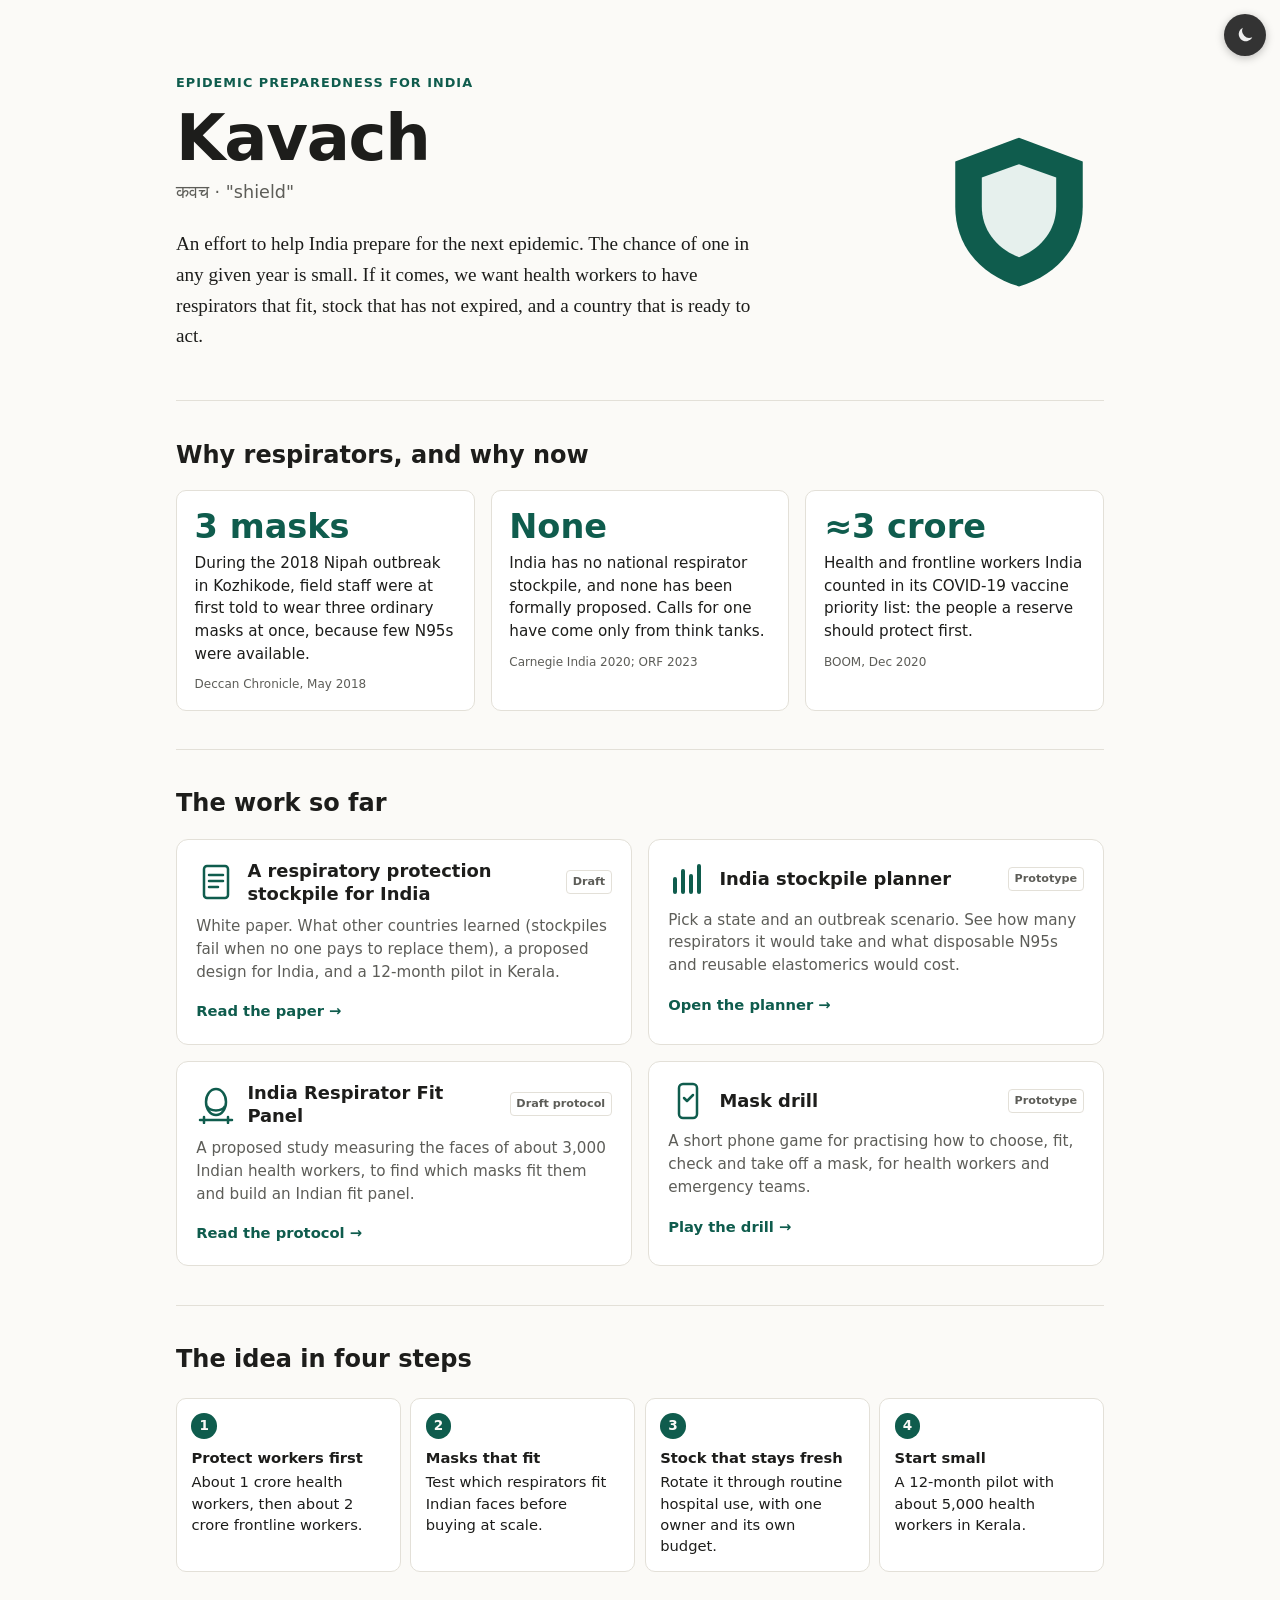
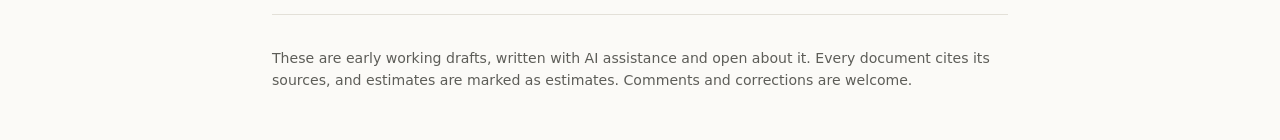
<file: index.html>
<!doctype html>
<html lang="en">
<head>
<meta charset="utf-8">
<meta name="viewport" content="width=device-width,initial-scale=1">
<title>Kavach</title>
<meta name="description" content="Kavach (shield) is an effort to help India prepare for the next epidemic, starting with respirators for health workers.">
<meta property="og:title" content="Kavach">
<meta property="og:description" content="An effort to help India prepare for the next epidemic, starting with respirators for health workers.">
<meta property="og:type" content="website">
<script>(function(){var t=null;try{t=localStorage.getItem('st-theme')}catch(e){}if(t!=='light'&&t!=='dark')t=window.matchMedia&&matchMedia('(prefers-color-scheme: dark)').matches?'dark':'light';document.documentElement.setAttribute('data-theme',t)})();</script>
<link rel="icon" href="/favicon.svg" type="image/svg+xml">
<link rel="stylesheet" href="/style.css?v=235761b1">
<style>
body{font-family:system-ui,-apple-system,"Segoe UI",Roboto,sans-serif}
.wrap{max-width:60rem;margin:0 auto;padding:0 16px}
.hero{padding:4.5rem 0 3rem;display:grid;grid-template-columns:1fr auto;gap:2rem;align-items:center}
.hero h1{font-size:clamp(2.6rem,7vw,4rem);margin:0;letter-spacing:-.02em;line-height:1}
.hero .hi{font-size:1.1rem;color:var(--muted);margin:.5rem 0 1.4rem}
.hero p.lead{font:1.2rem/1.6 Charter,"Bitstream Charter","Sitka Text",Cambria,Georgia,serif;max-width:36rem;margin:0}
.shield{width:min(170px,30vw);height:auto}
.kicker{font-size:.8rem;font-weight:700;letter-spacing:.08em;text-transform:uppercase;color:var(--accent);margin:0 0 .8rem}
section{padding:2.4rem 0;border-top:1px solid var(--line)}
section h2{border:0;margin:0 0 1.2rem;padding:0;font-size:1.5rem}
.stats{display:grid;grid-template-columns:repeat(3,1fr);gap:1rem}
.stat{background:var(--card);border:1px solid var(--line);border-radius:10px;padding:1.1rem 1.1rem .9rem}
.stat b{display:block;font-size:2.1rem;line-height:1.1;color:var(--accent);margin-bottom:.4rem}
.stat p{margin:0;font-size:.95rem;line-height:1.5}
.stat small{display:block;color:var(--muted);font-size:.75rem;margin-top:.6rem}
.cards{display:grid;grid-template-columns:repeat(2,1fr);gap:1rem}
.card{display:block;background:var(--card);border:1px solid var(--line);border-radius:12px;padding:1.2rem;text-decoration:none;color:var(--fg);transition:border-color .15s,transform .15s}
.card:hover{border-color:var(--accent);transform:translateY(-2px)}
.card .top{display:flex;align-items:center;gap:.7rem;margin-bottom:.6rem}
.card svg{width:40px;height:40px;flex:none}
.card h3{margin:0;font-size:1.12rem;line-height:1.3}
.card p{margin:0 0 .8rem;color:var(--muted);font-size:.95rem;line-height:1.5}
.card .go{font-weight:600;color:var(--accent);font-size:.92rem}
.tag{font-size:.7rem;font-weight:600;color:var(--muted);border:1px solid var(--line);border-radius:4px;padding:.1rem .35rem;margin-left:auto;white-space:nowrap}
.steps{display:grid;grid-template-columns:repeat(4,1fr);gap:.6rem;counter-reset:s;margin:0;padding:0;list-style:none}
.steps li{position:relative;background:var(--card);border:1px solid var(--line);border-radius:10px;padding:.9rem;font-size:.92rem;line-height:1.45}
.steps li b{display:block;margin-bottom:.2rem}
.steps li::before{counter-increment:s;content:counter(s);display:inline-grid;place-items:center;width:1.6rem;height:1.6rem;border-radius:50%;background:var(--accent);color:var(--bg);font-weight:700;font-size:.85rem;margin-bottom:.5rem}
.foot{color:var(--muted);font-size:.88rem;line-height:1.6;padding:2rem 0 3rem;border-top:1px solid var(--line)}
@media (max-width:760px){.hero{grid-template-columns:1fr;padding-top:2.5rem}.shield{order:-1;width:90px}.stats,.cards{grid-template-columns:1fr}.steps{grid-template-columns:1fr 1fr}}
@media (max-width:420px){.steps{grid-template-columns:1fr}}
</style>
<link rel="stylesheet" href="/assets/theme.css?v=5cef7d51">
</head>
<body>
<button type="button" class="theme-toggle" aria-label="Switch theme"><svg class="theme-toggle-moon" viewBox="0 0 24 24" width="20" height="20" aria-hidden="true"><path fill="currentColor" d="M20.7 14.6A8.5 8.5 0 0 1 9.4 3.3a8.5 8.5 0 1 0 11.3 11.3z"/></svg><svg class="theme-toggle-sun" viewBox="0 0 24 24" width="20" height="20" aria-hidden="true"><circle cx="12" cy="12" r="4.5" fill="currentColor"/><path stroke="currentColor" stroke-width="2" stroke-linecap="round" d="M12 1.5v2.5M12 20v2.5M1.5 12H4M20 12h2.5M4.6 4.6l1.8 1.8M17.6 17.6l1.8 1.8M4.6 19.4l1.8-1.8M17.6 6.4l1.8-1.8"/></svg></button>
<div class="wrap">
<header class="hero">
<div>
<p class="kicker">Epidemic preparedness for India</p>
<h1>Kavach</h1>
<p class="hi">कवच · "shield"</p>
<p class="lead">An effort to help India prepare for the next epidemic. The chance of one in any given year is small. If it comes, we want health workers to have respirators that fit, stock that has not expired, and a country that is ready to act.</p>
</div>
<svg class="shield" viewBox="0 0 64 64" aria-hidden="true"><path d="M32 4 8 13v17c0 15 10 26 24 30 14-4 24-15 24-30V13Z" fill="var(--accent)"/><path d="M32 14 18 19v11c0 9 6 16 14 19 8-3 14-10 14-19V19Z" fill="var(--accent-bg)"/></svg>
</header>

<section>
<h2>Why respirators, and why now</h2>
<div class="stats">
<div class="stat"><b>3 masks</b><p>During the 2018 Nipah outbreak in Kozhikode, field staff were at first told to wear three ordinary masks at once, because few N95s were available.</p><small>Deccan Chronicle, May 2018</small></div>
<div class="stat"><b>None</b><p>India has no national respirator stockpile, and none has been formally proposed. Calls for one have come only from think tanks.</p><small>Carnegie India 2020; ORF 2023</small></div>
<div class="stat"><b>≈3 crore</b><p>Health and frontline workers India counted in its COVID-19 vaccine priority list: the people a reserve should protect first.</p><small>BOOM, Dec 2020</small></div>
</div>
</section>

<section>
<h2>The work so far</h2>
<div class="cards">
<a class="card" href="/white-paper/">
<div class="top"><svg viewBox="0 0 40 40" aria-hidden="true"><rect x="8" y="4" width="24" height="32" rx="3" fill="none" stroke="var(--accent)" stroke-width="2.5"/><path d="M13 13h14M13 19h14M13 25h9" stroke="var(--accent)" stroke-width="2.5" stroke-linecap="round"/></svg><h3>A respiratory protection stockpile for India</h3><span class="tag">Draft</span></div>
<p>White paper. What other countries learned (stockpiles fail when no one pays to replace them), a proposed design for India, and a 12-month pilot in Kerala.</p>
<span class="go">Read the paper →</span></a>
<a class="card" href="https://planner.kavach.bio/">
<div class="top"><svg viewBox="0 0 40 40" aria-hidden="true"><path d="M7 33V20M15 33V12M23 33V17M31 33V7" stroke="var(--accent)" stroke-width="4" stroke-linecap="round"/></svg><h3>India stockpile planner</h3><span class="tag">Prototype</span></div>
<p>Pick a state and an outbreak scenario. See how many respirators it would take and what disposable N95s and reusable elastomerics would cost.</p>
<span class="go">Open the planner →</span></a>
<a class="card" href="/fit-panel-protocol/">
<div class="top"><svg viewBox="0 0 40 40" aria-hidden="true"><ellipse cx="20" cy="18" rx="10" ry="13" fill="none" stroke="var(--accent)" stroke-width="2.5"/><path d="M11 22c3 6 15 6 18 0" fill="none" stroke="var(--accent)" stroke-width="2.5"/><path d="M4 36h32M8 33v6M32 33v6" stroke="var(--accent)" stroke-width="2.5" stroke-linecap="round"/></svg><h3>India Respirator Fit Panel</h3><span class="tag">Draft protocol</span></div>
<p>A proposed study measuring the faces of about 3,000 Indian health workers, to find which masks fit them and build an Indian fit panel.</p>
<span class="go">Read the protocol →</span></a>
<a class="card" href="https://drill.kavach.bio/">
<div class="top"><svg viewBox="0 0 40 40" aria-hidden="true"><rect x="11" y="3" width="18" height="34" rx="4" fill="none" stroke="var(--accent)" stroke-width="2.5"/><path d="M16 17l3 3 6-6" fill="none" stroke="var(--accent)" stroke-width="2.5" stroke-linecap="round" stroke-linejoin="round"/></svg><h3>Mask drill</h3><span class="tag">Prototype</span></div>
<p>A short phone game for practising how to choose, fit, check and take off a mask, for health workers and emergency teams.</p>
<span class="go">Play the drill →</span></a>
</div>
</section>

<section>
<h2>The idea in four steps</h2>
<ol class="steps">
<li><b>Protect workers first</b>About 1 crore health workers, then about 2 crore frontline workers.</li>
<li><b>Masks that fit</b>Test which respirators fit Indian faces before buying at scale.</li>
<li><b>Stock that stays fresh</b>Rotate it through routine hospital use, with one owner and its own budget.</li>
<li><b>Start small</b>A 12-month pilot with about 5,000 health workers in Kerala.</li>
</ol>
</section>

<footer class="foot">These are early working drafts, written with AI assistance and open about it. Every document cites its sources, and estimates are marked as estimates. Comments and corrections are welcome.</footer>
</div>
<script src="/assets/theme.js?v=506069a0"></script>
</body>
</html>
</file>
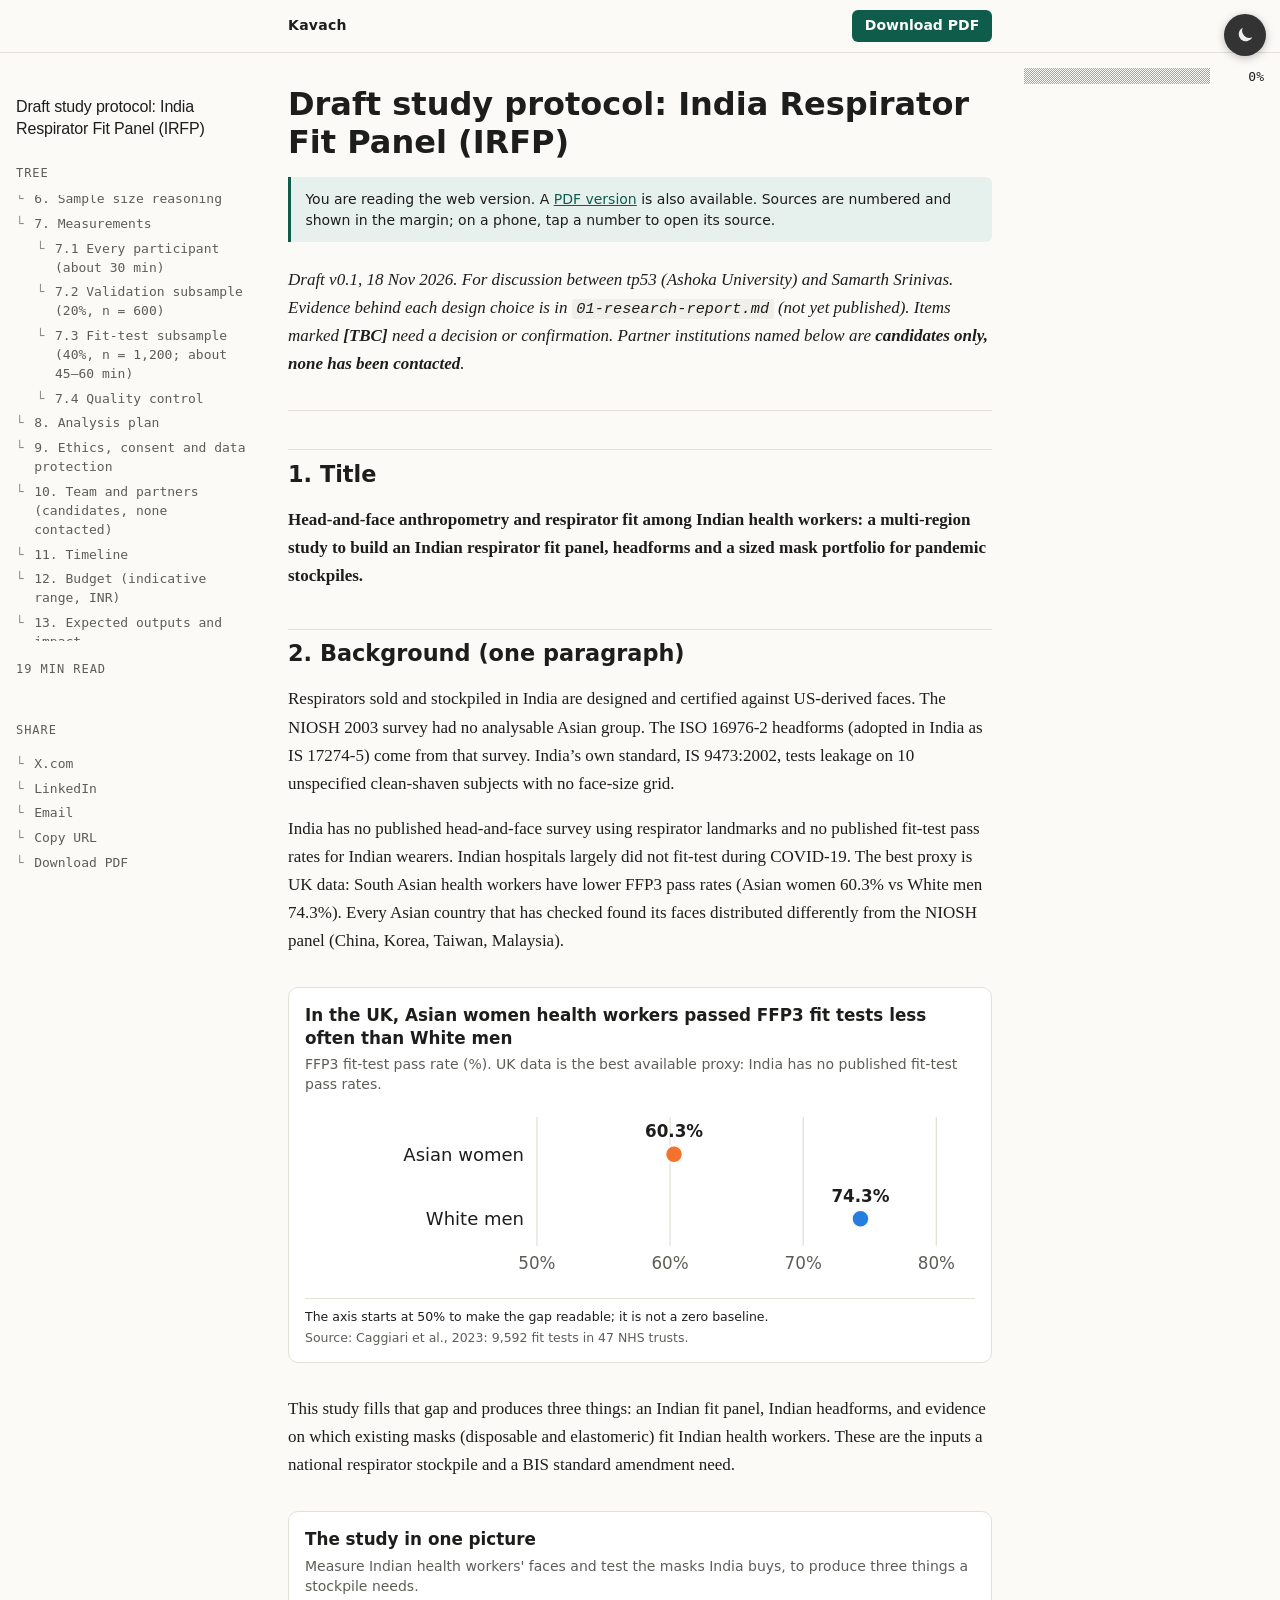
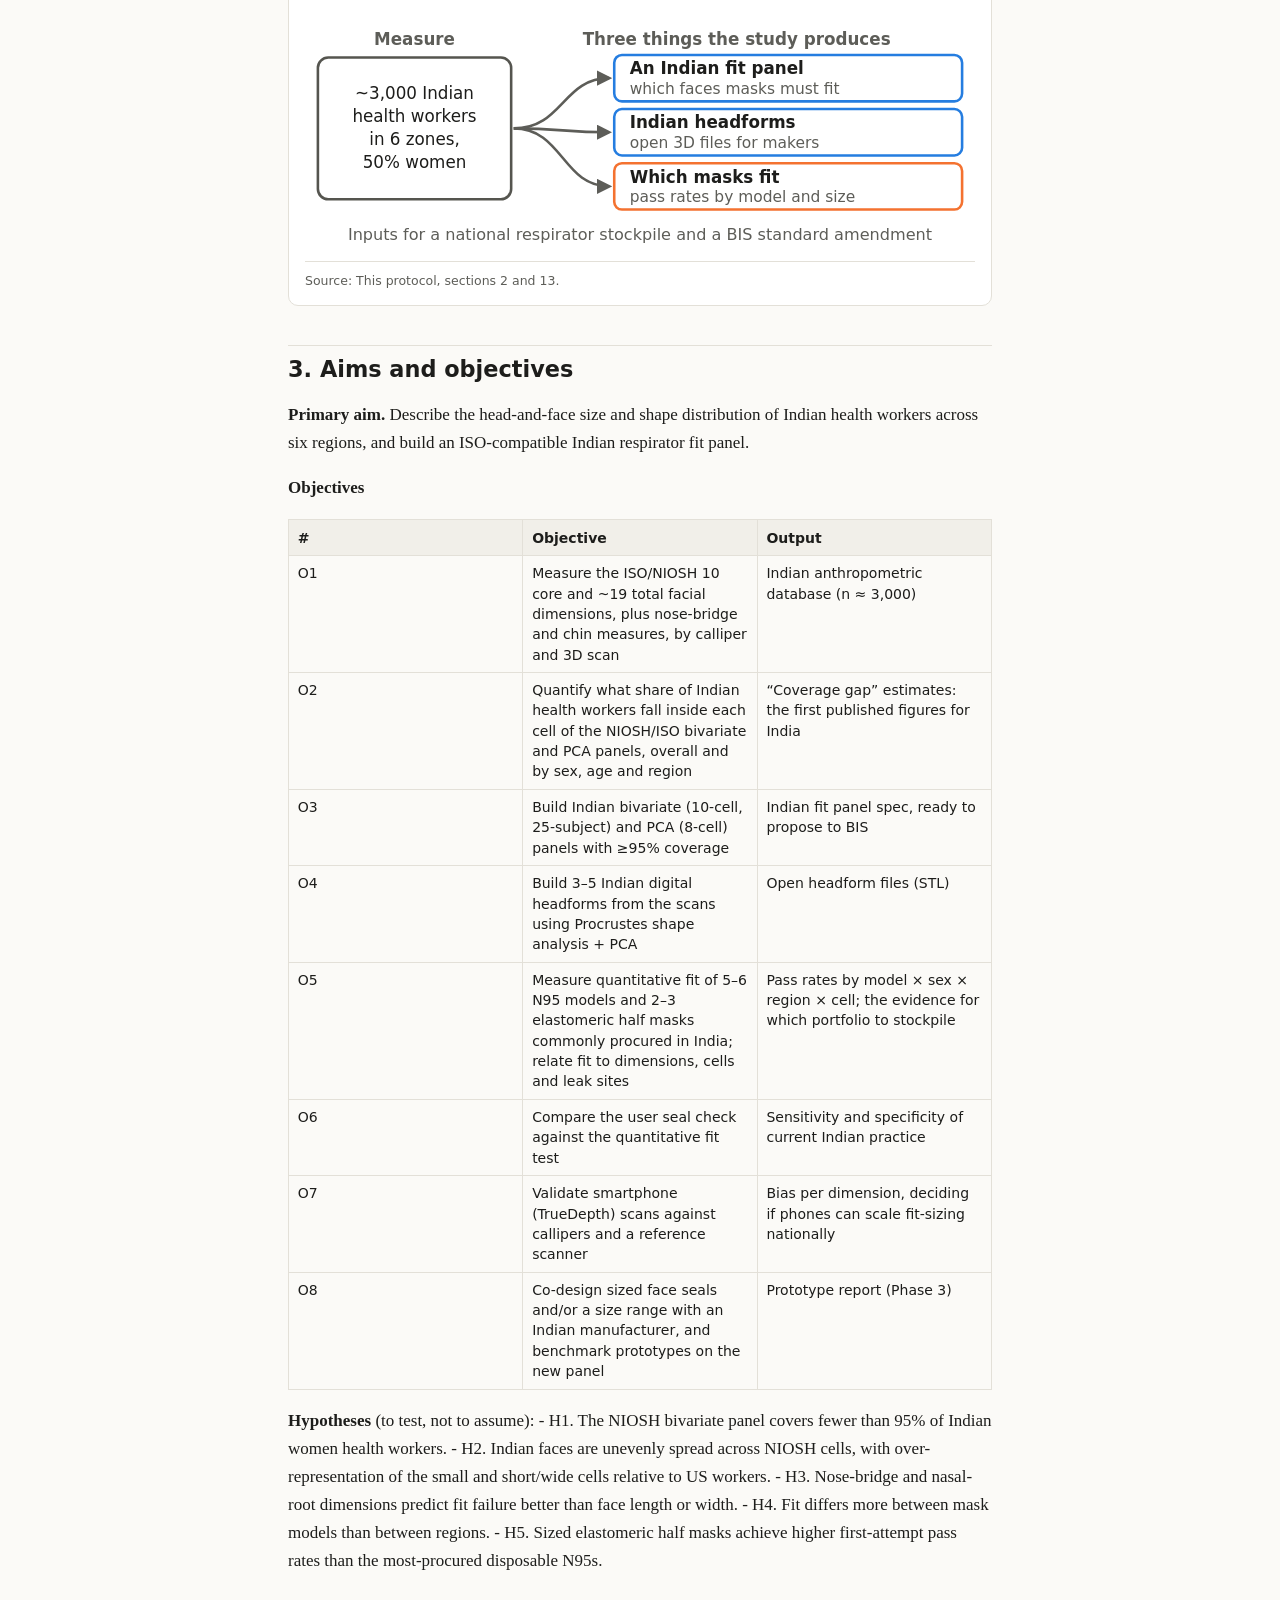
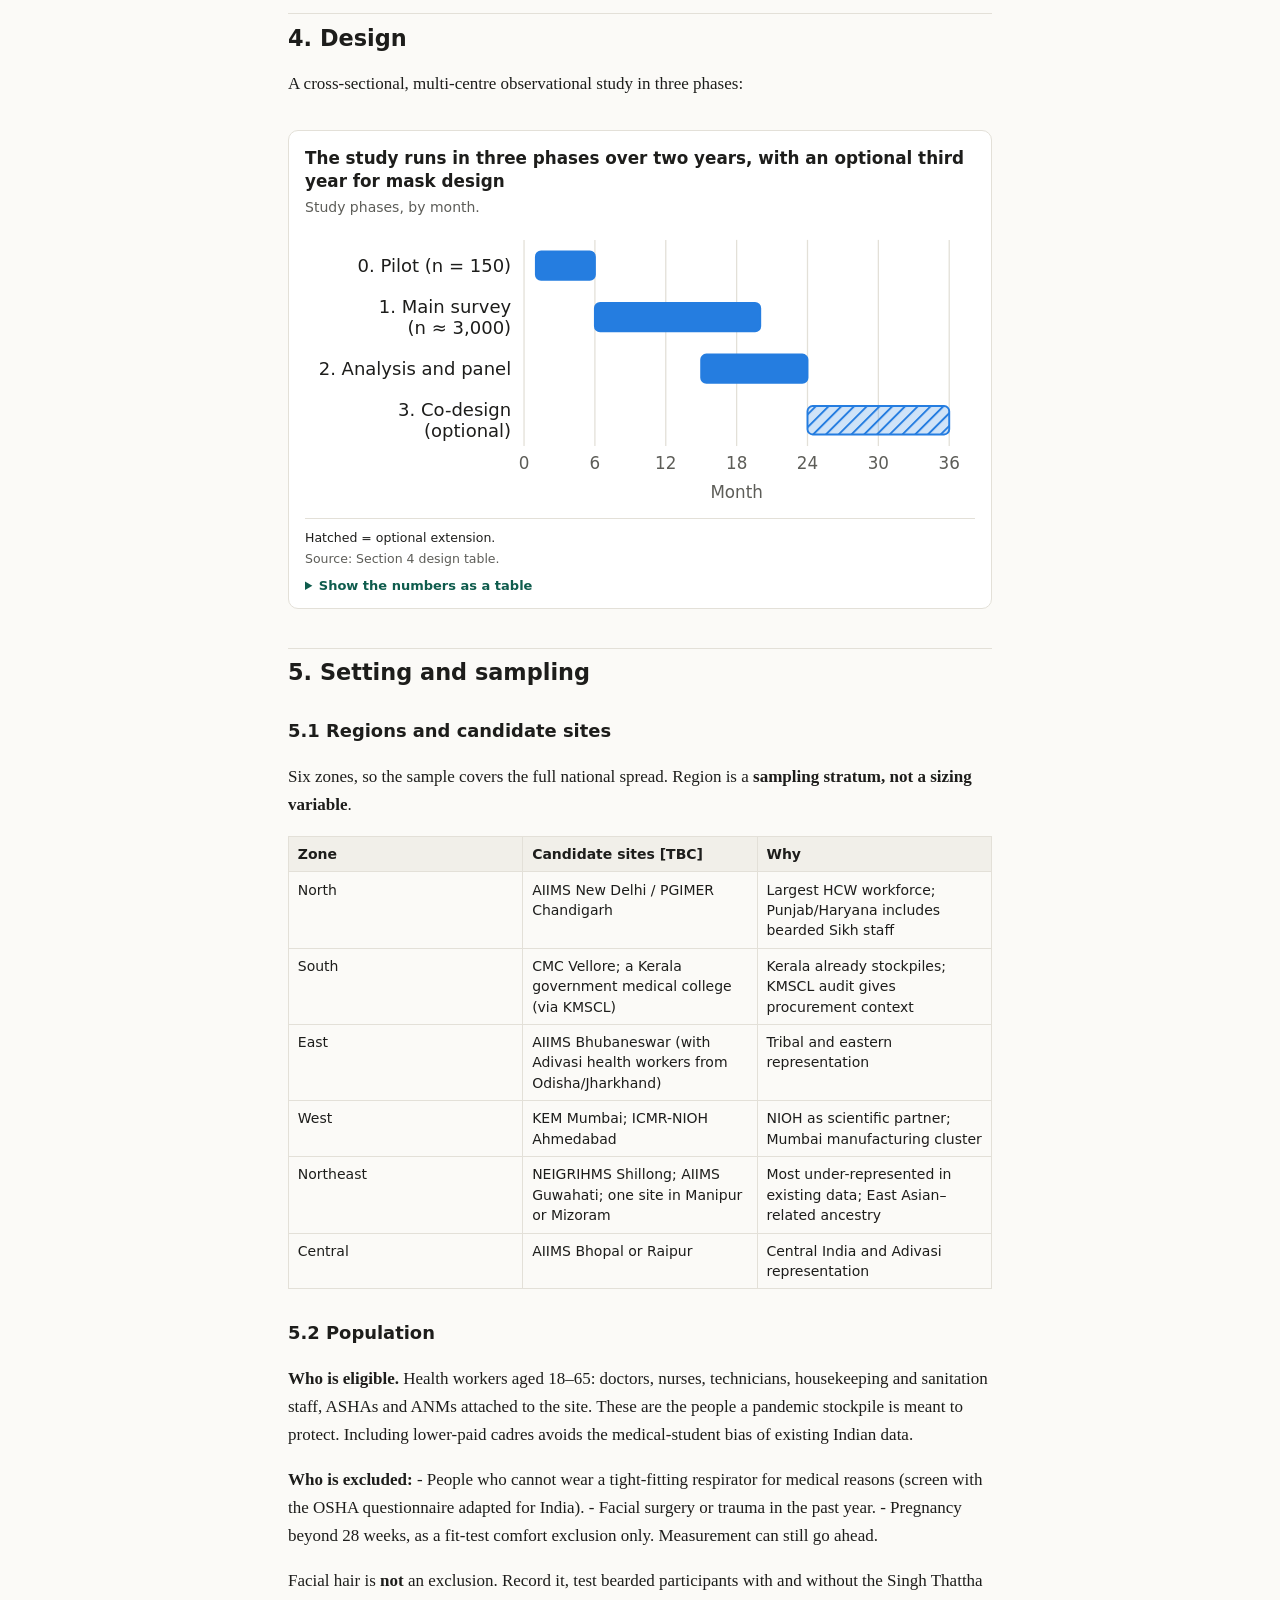
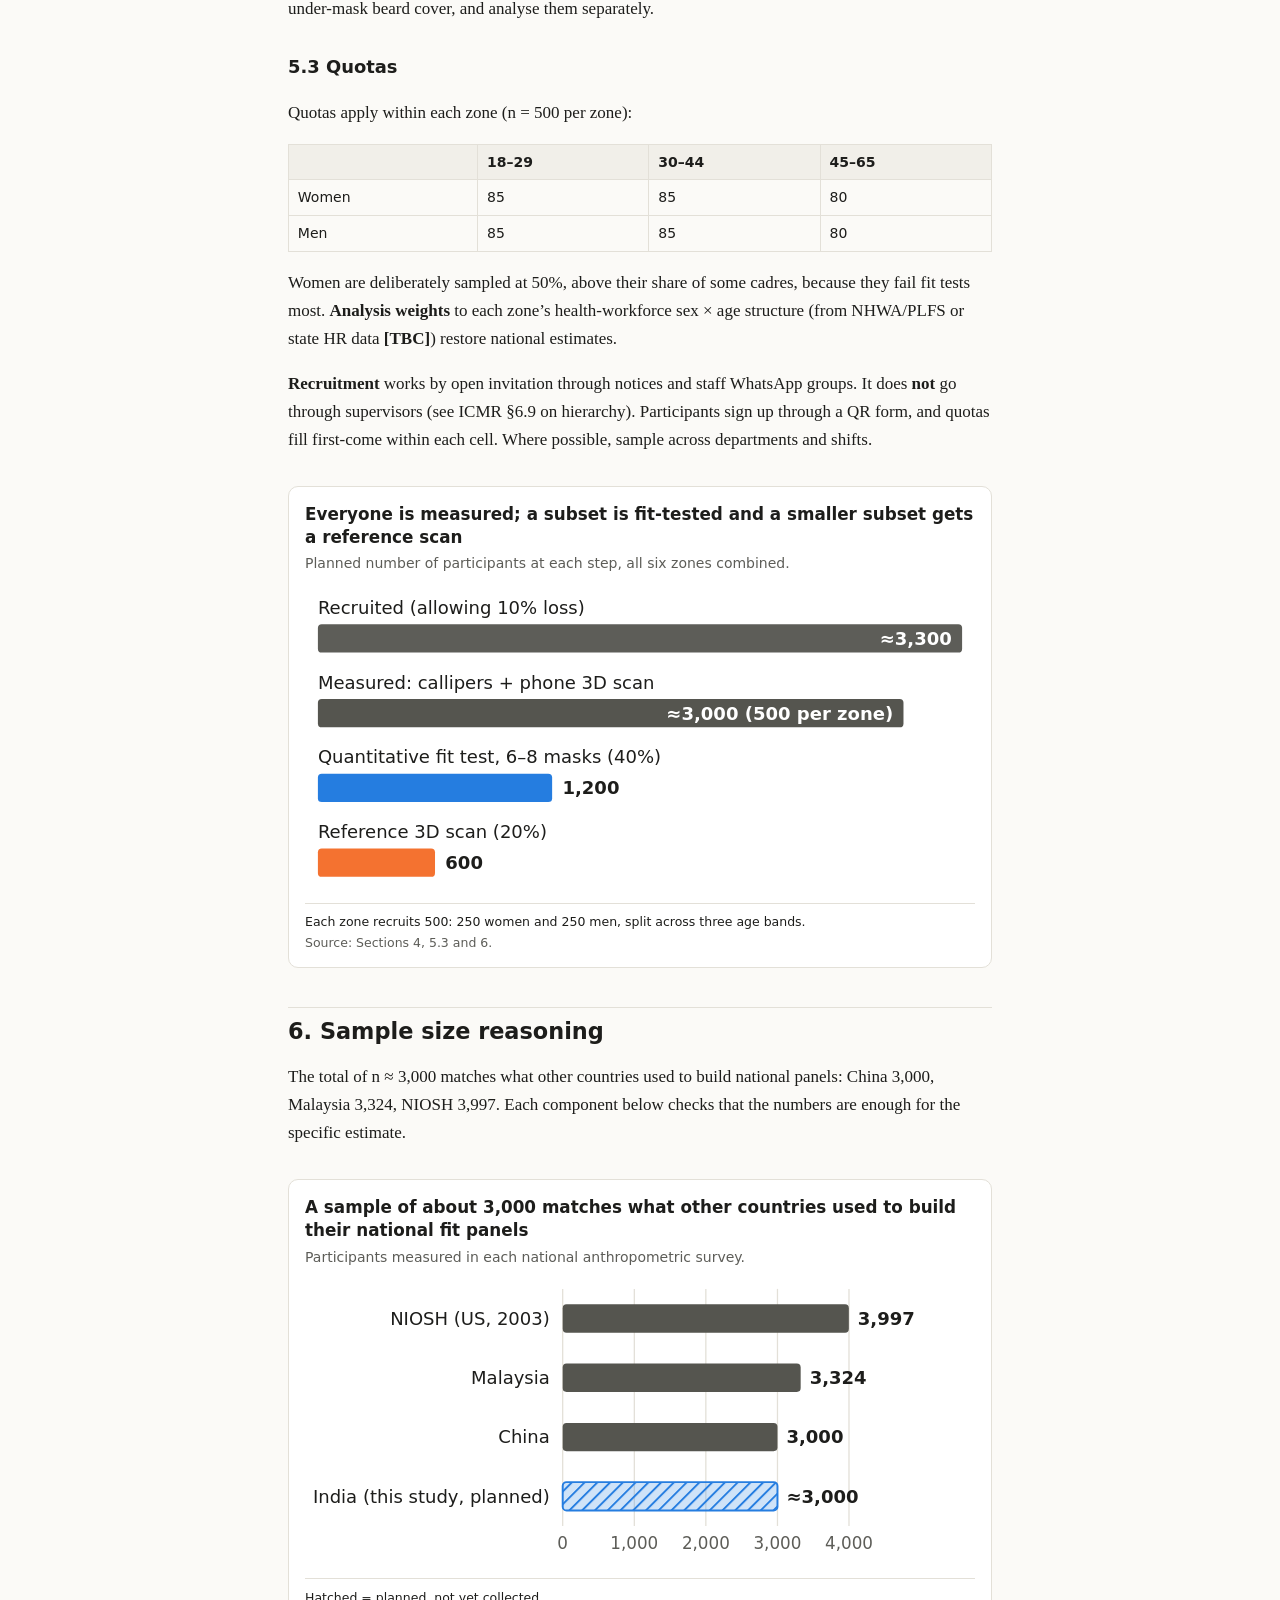
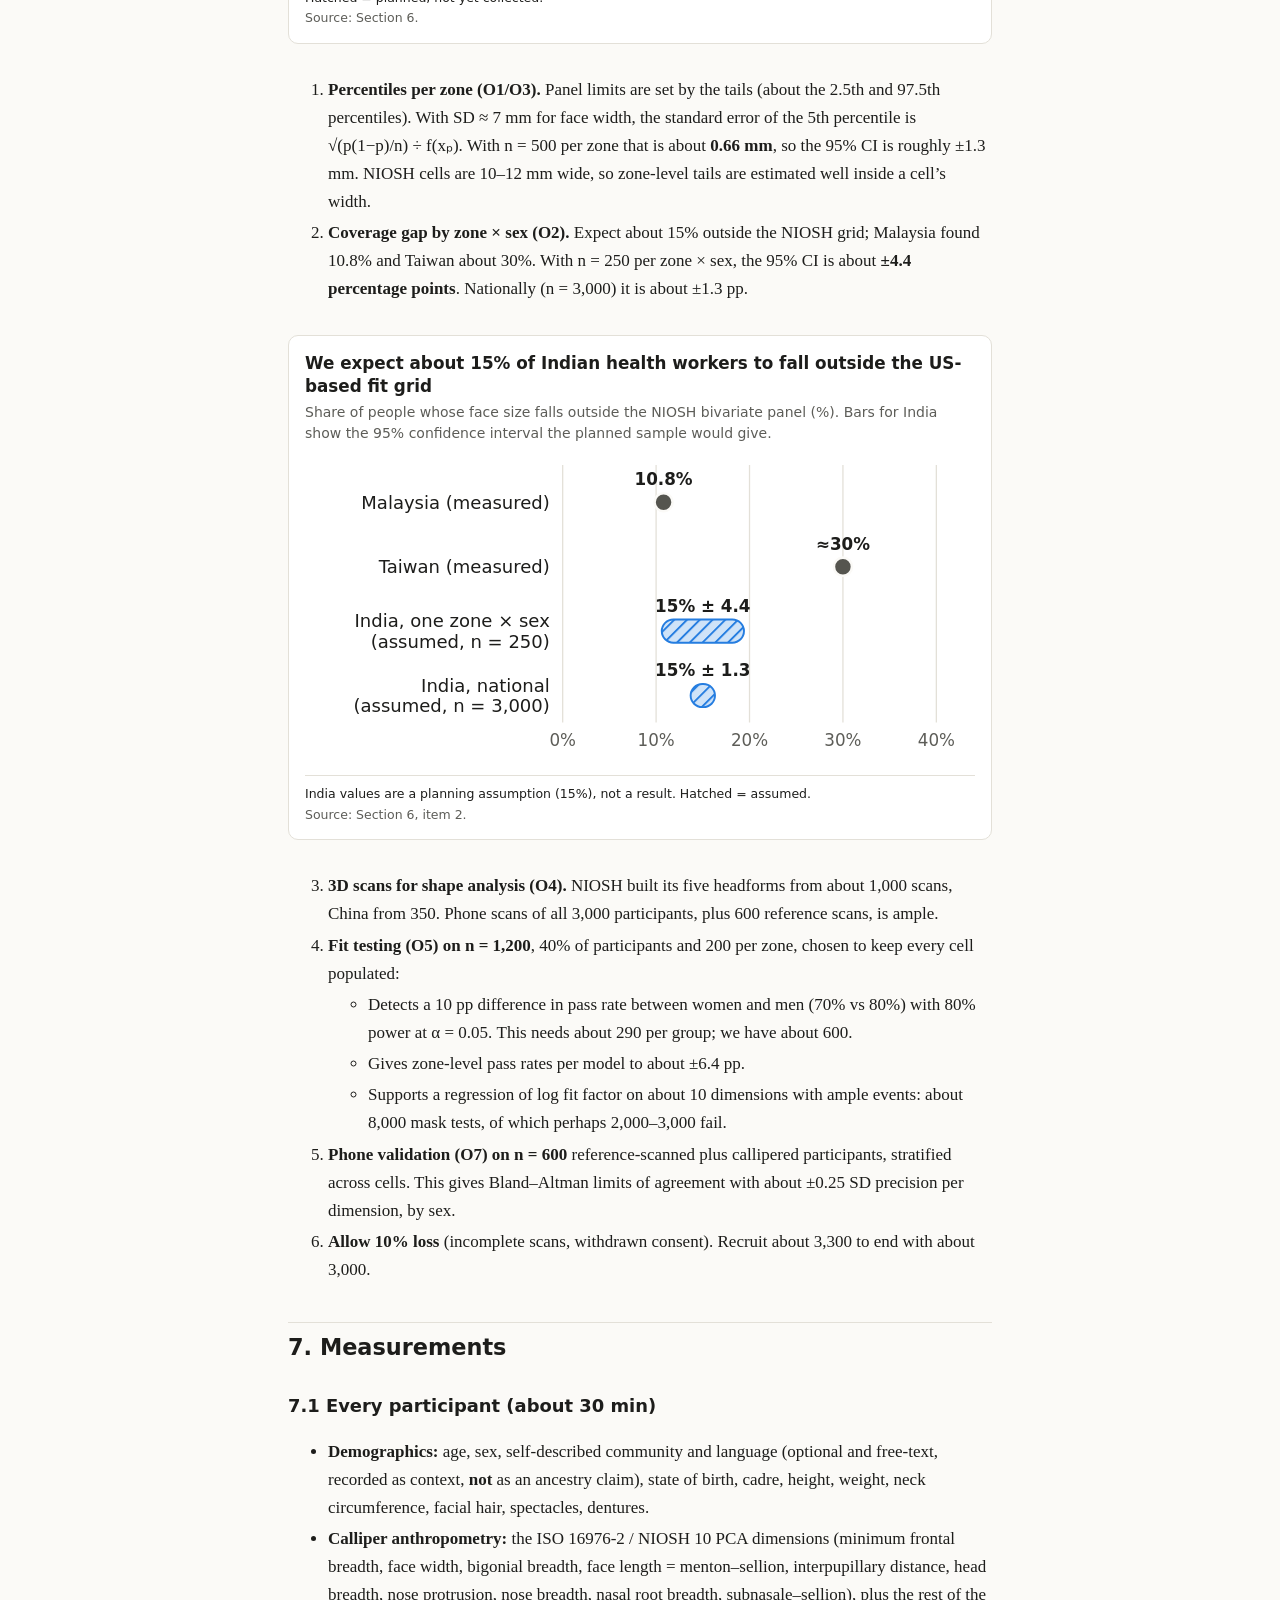
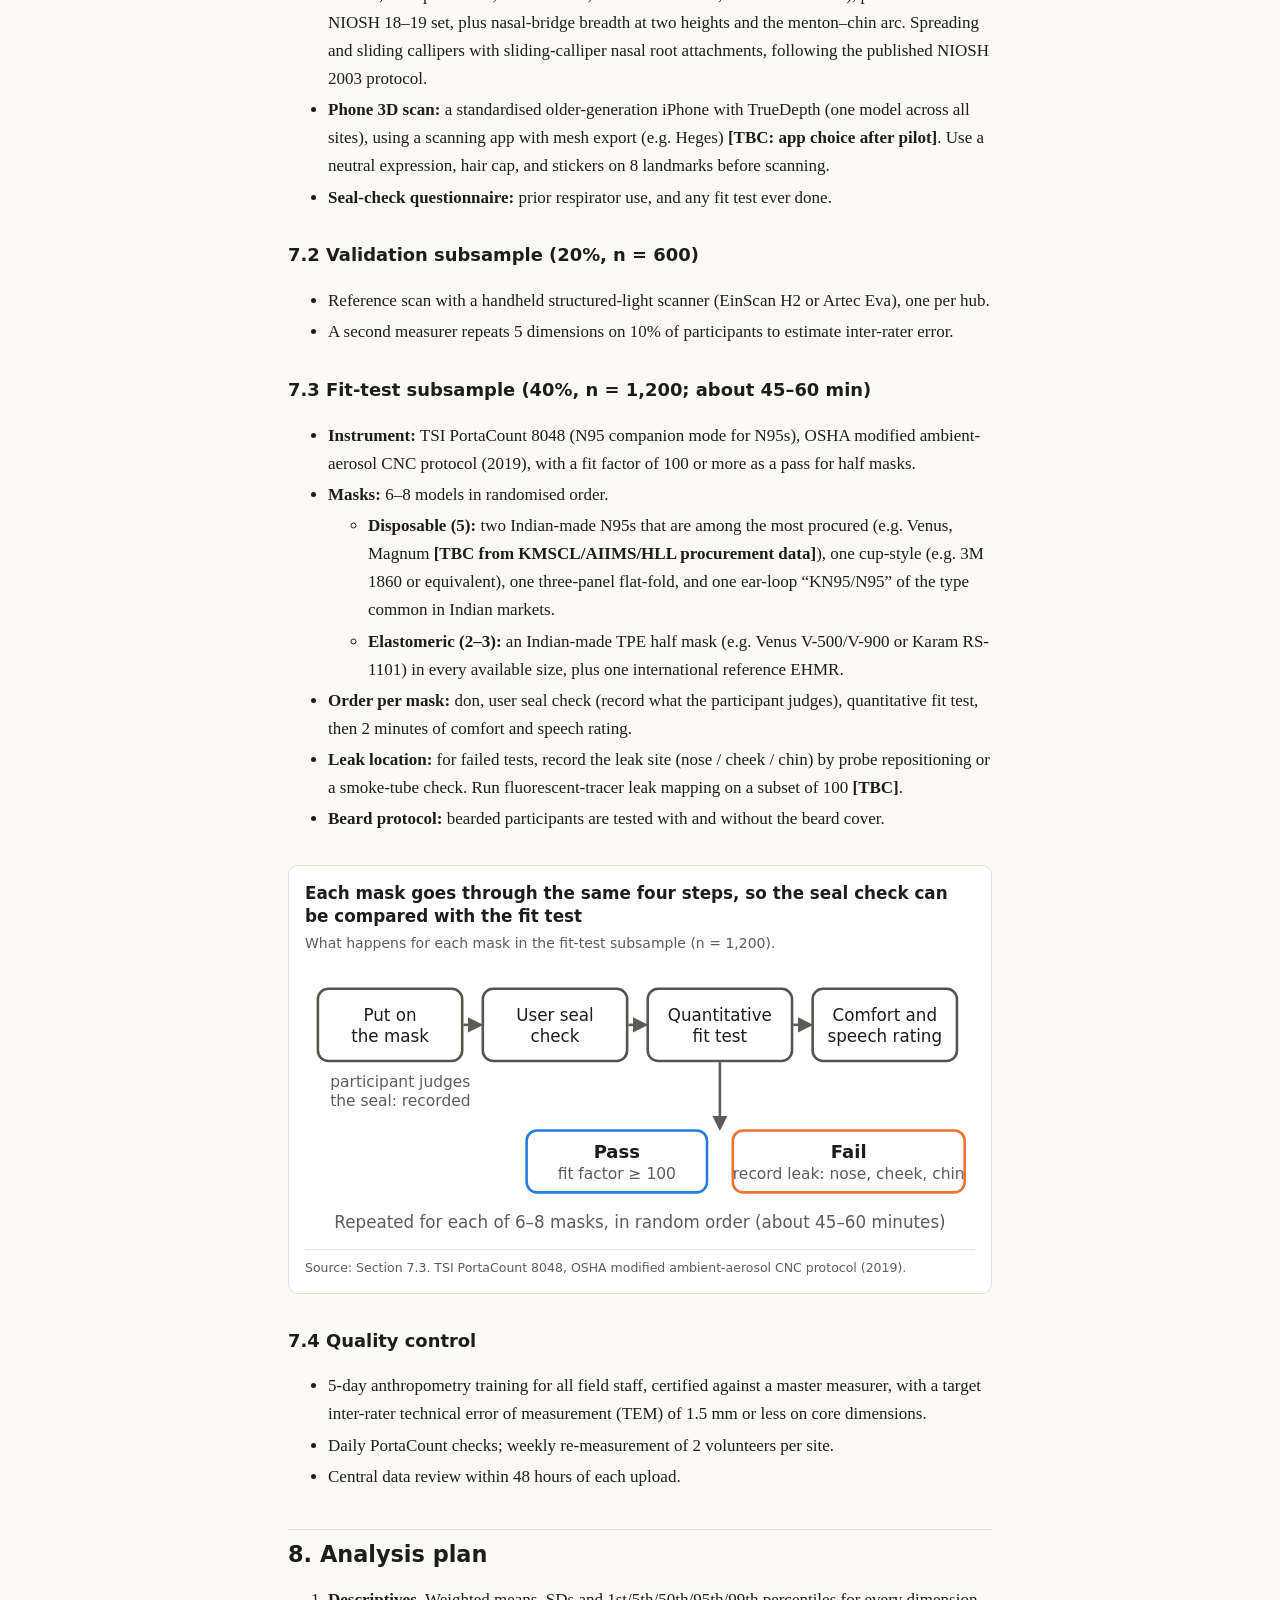
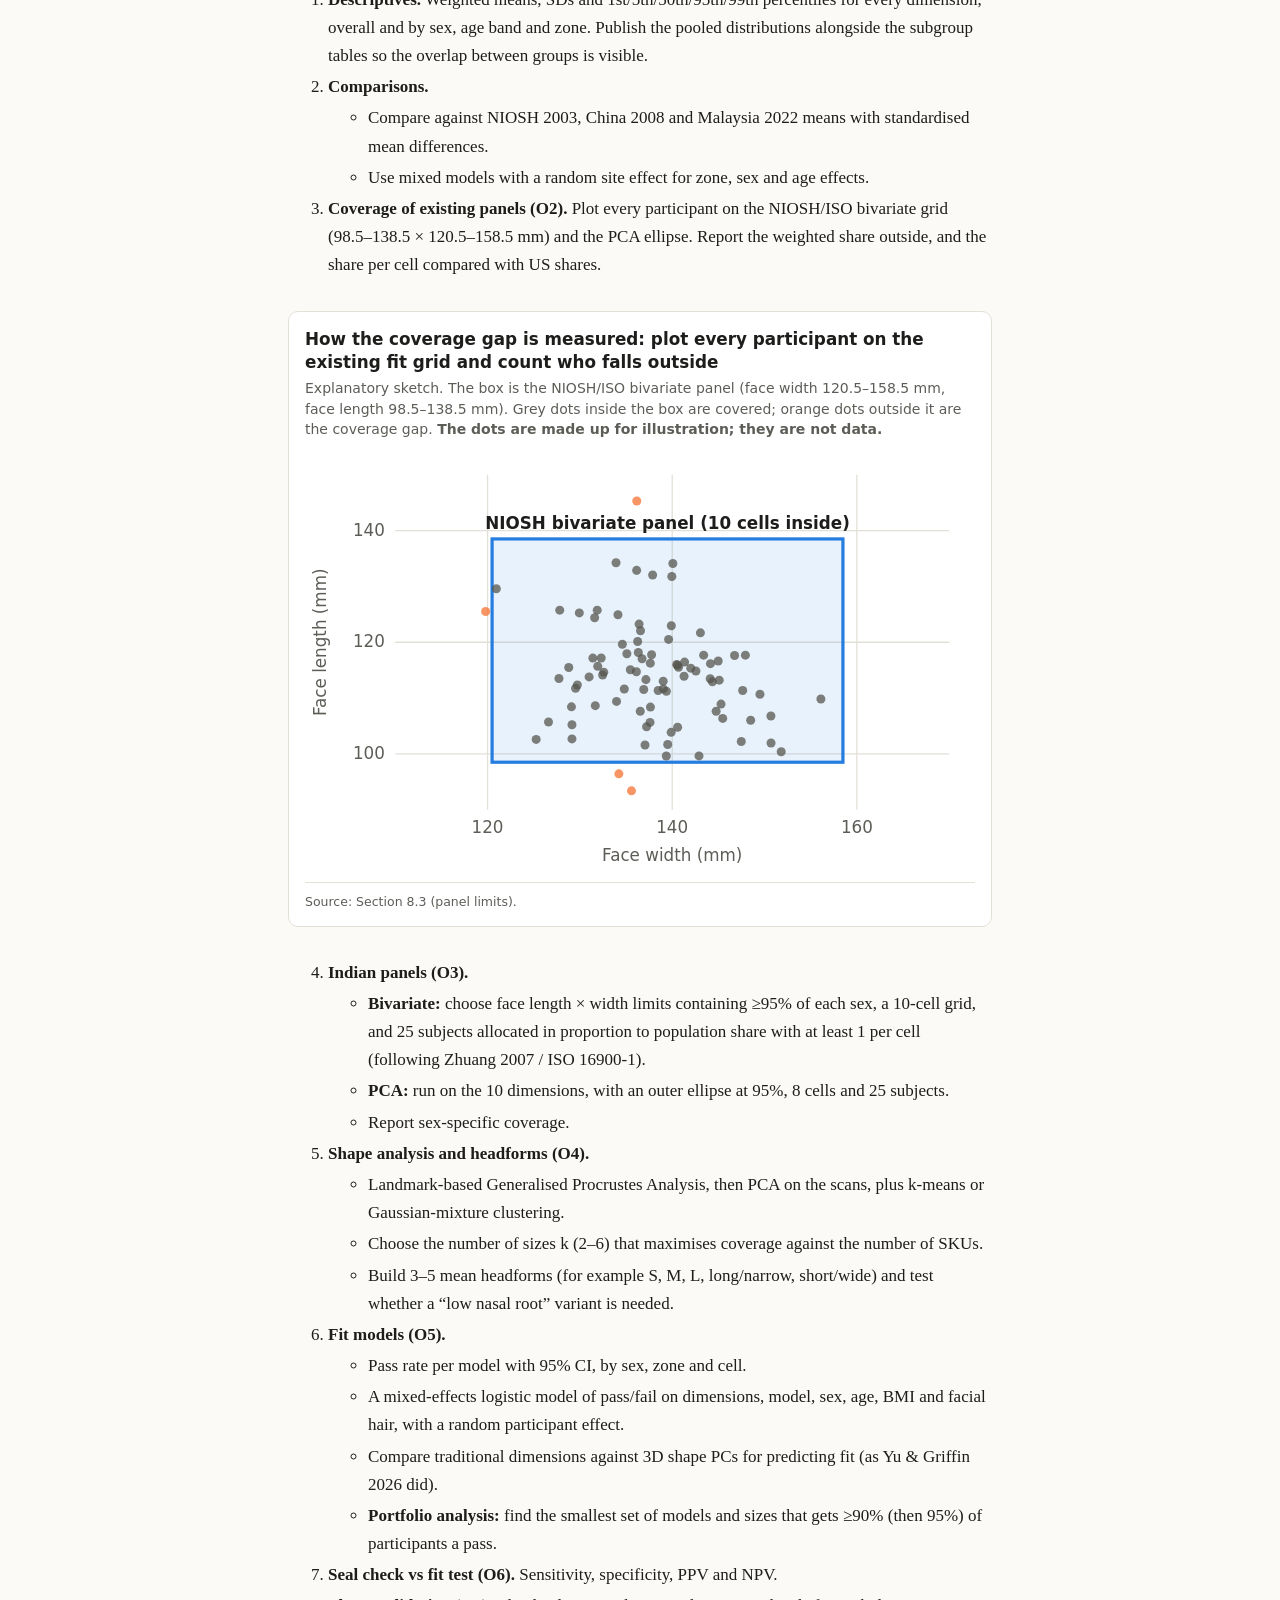
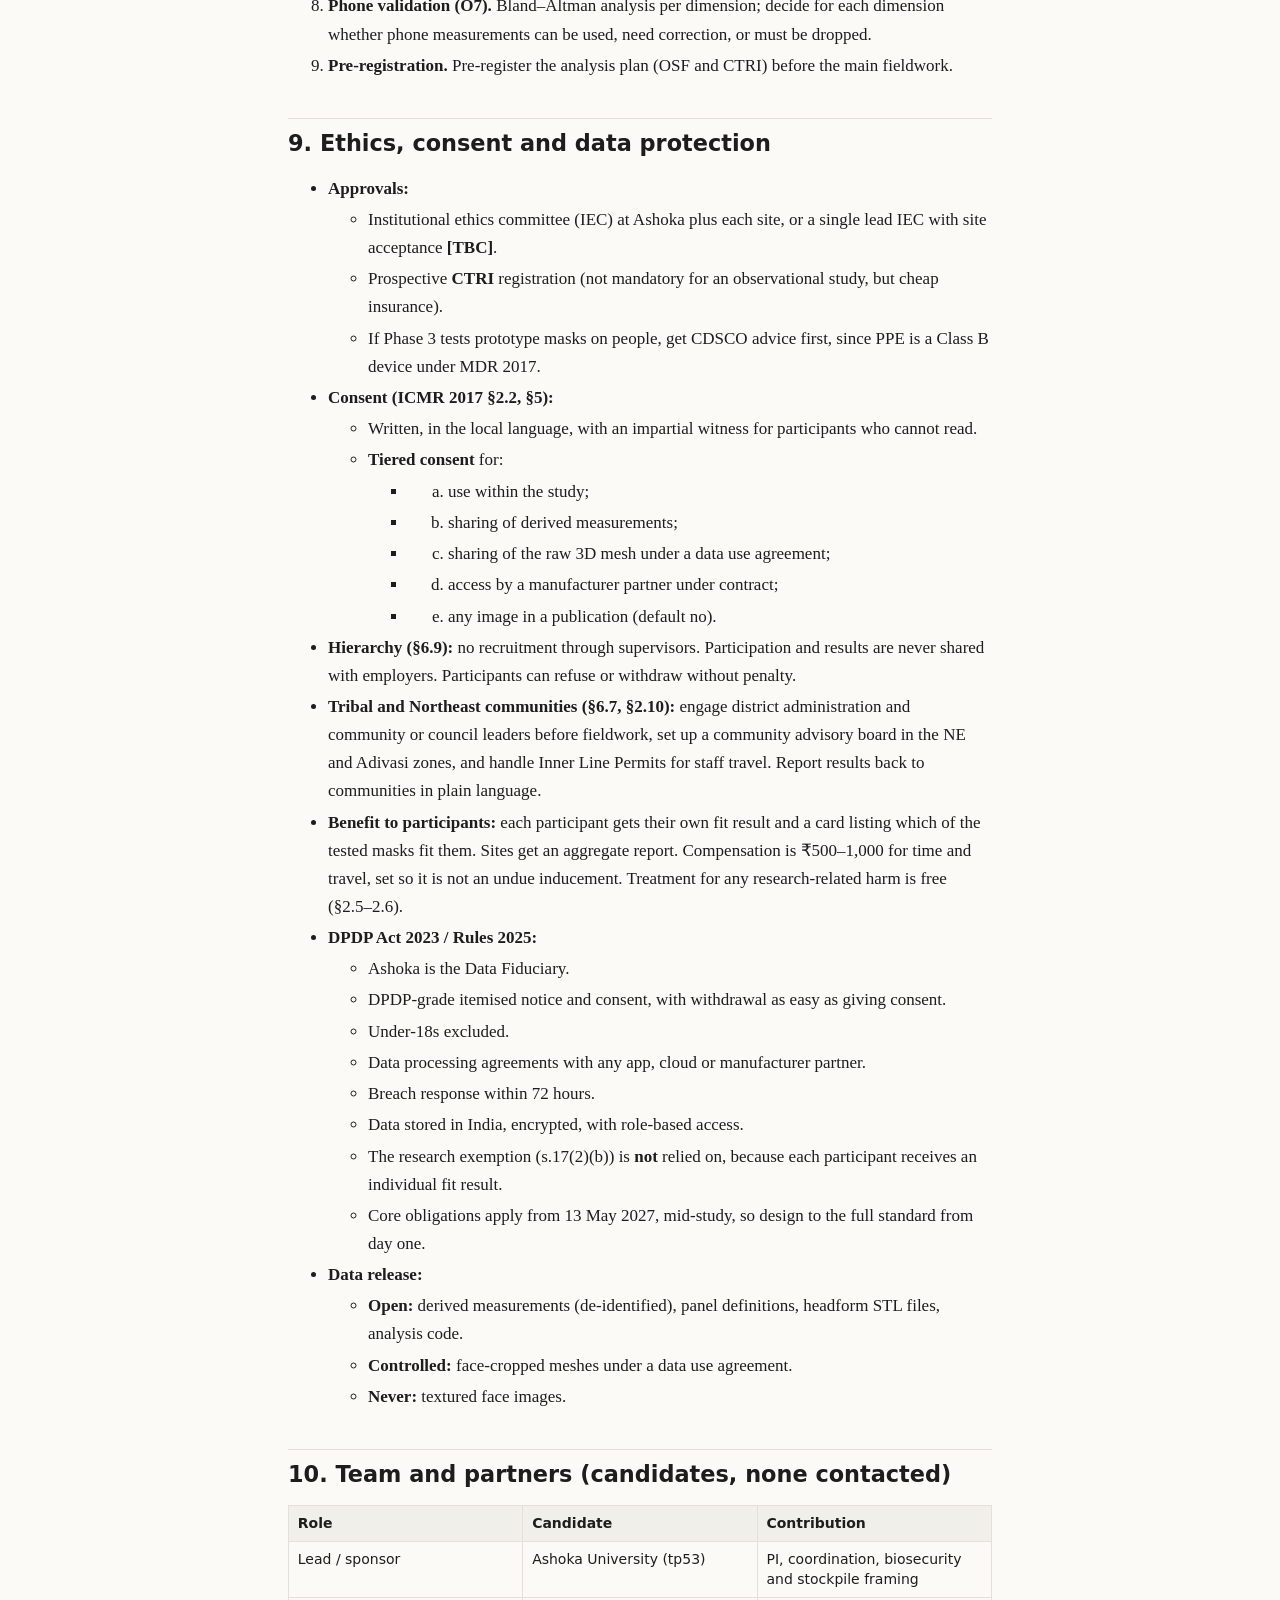
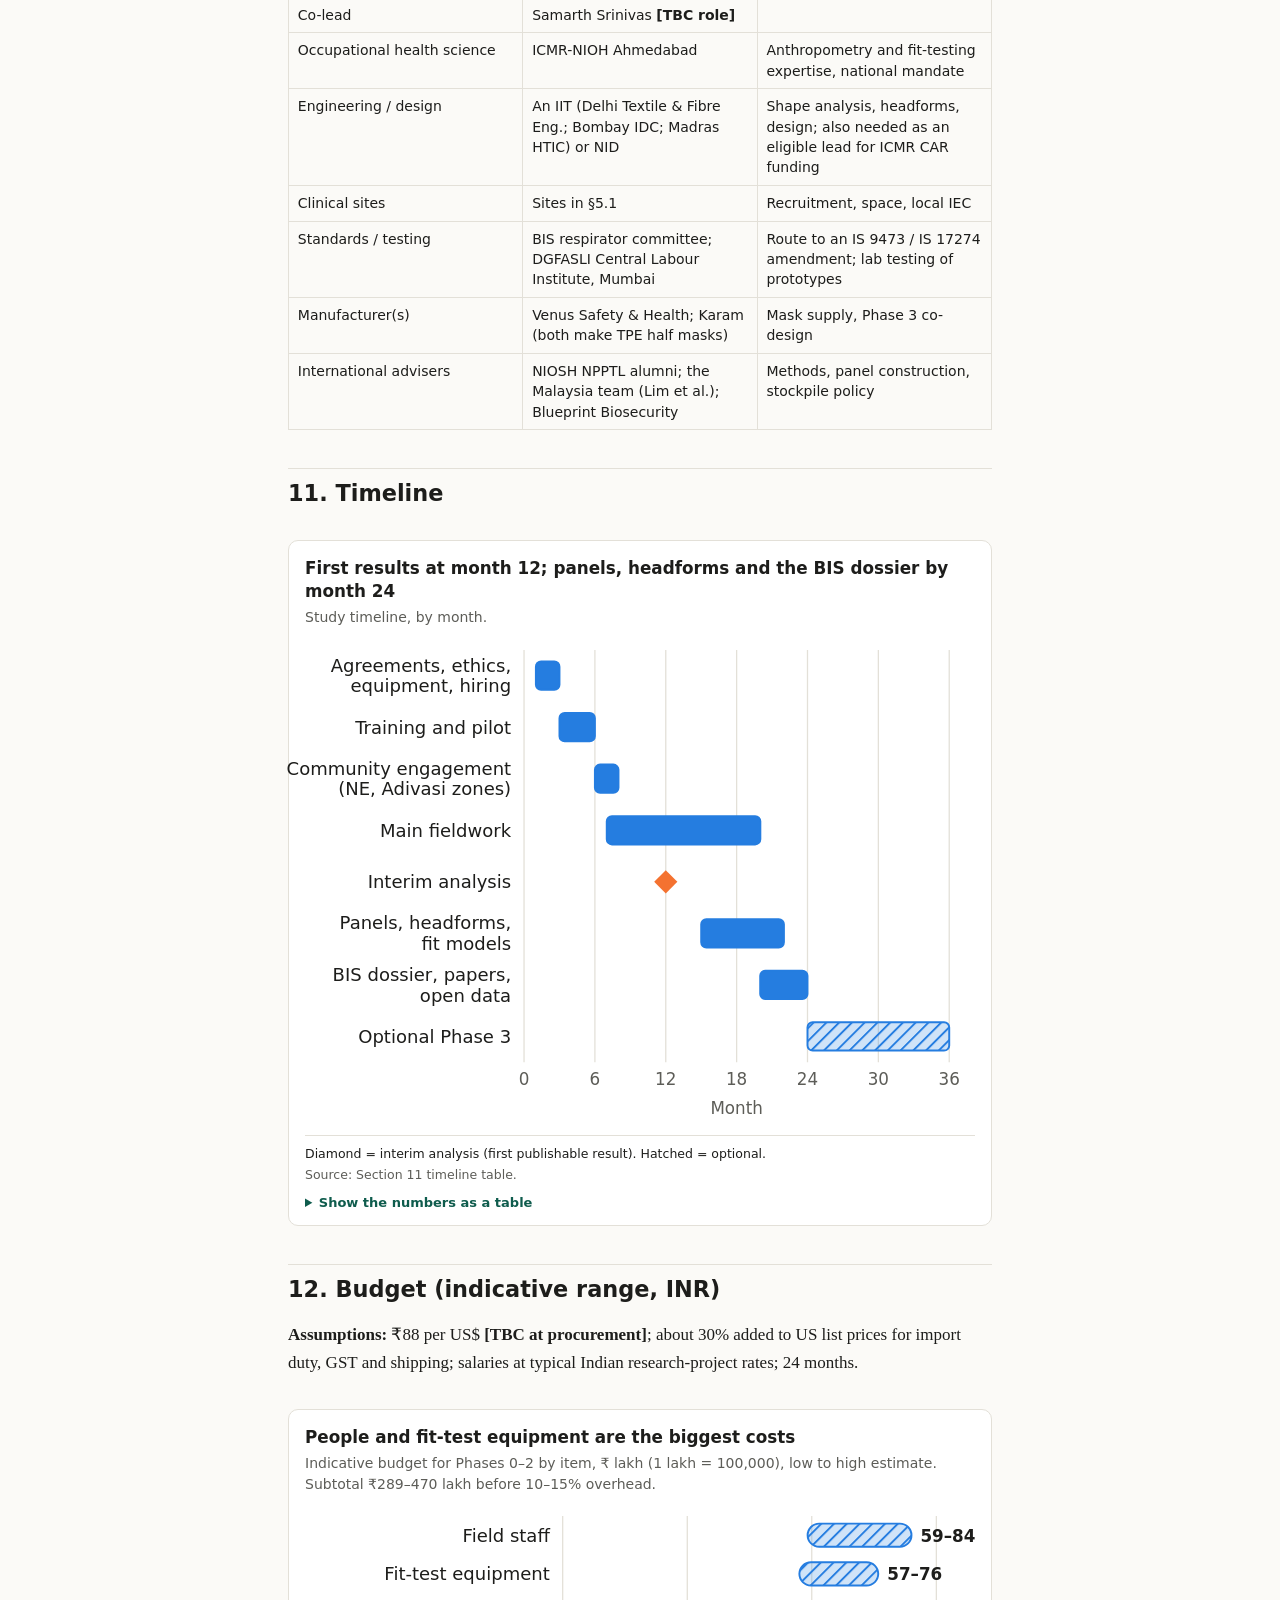
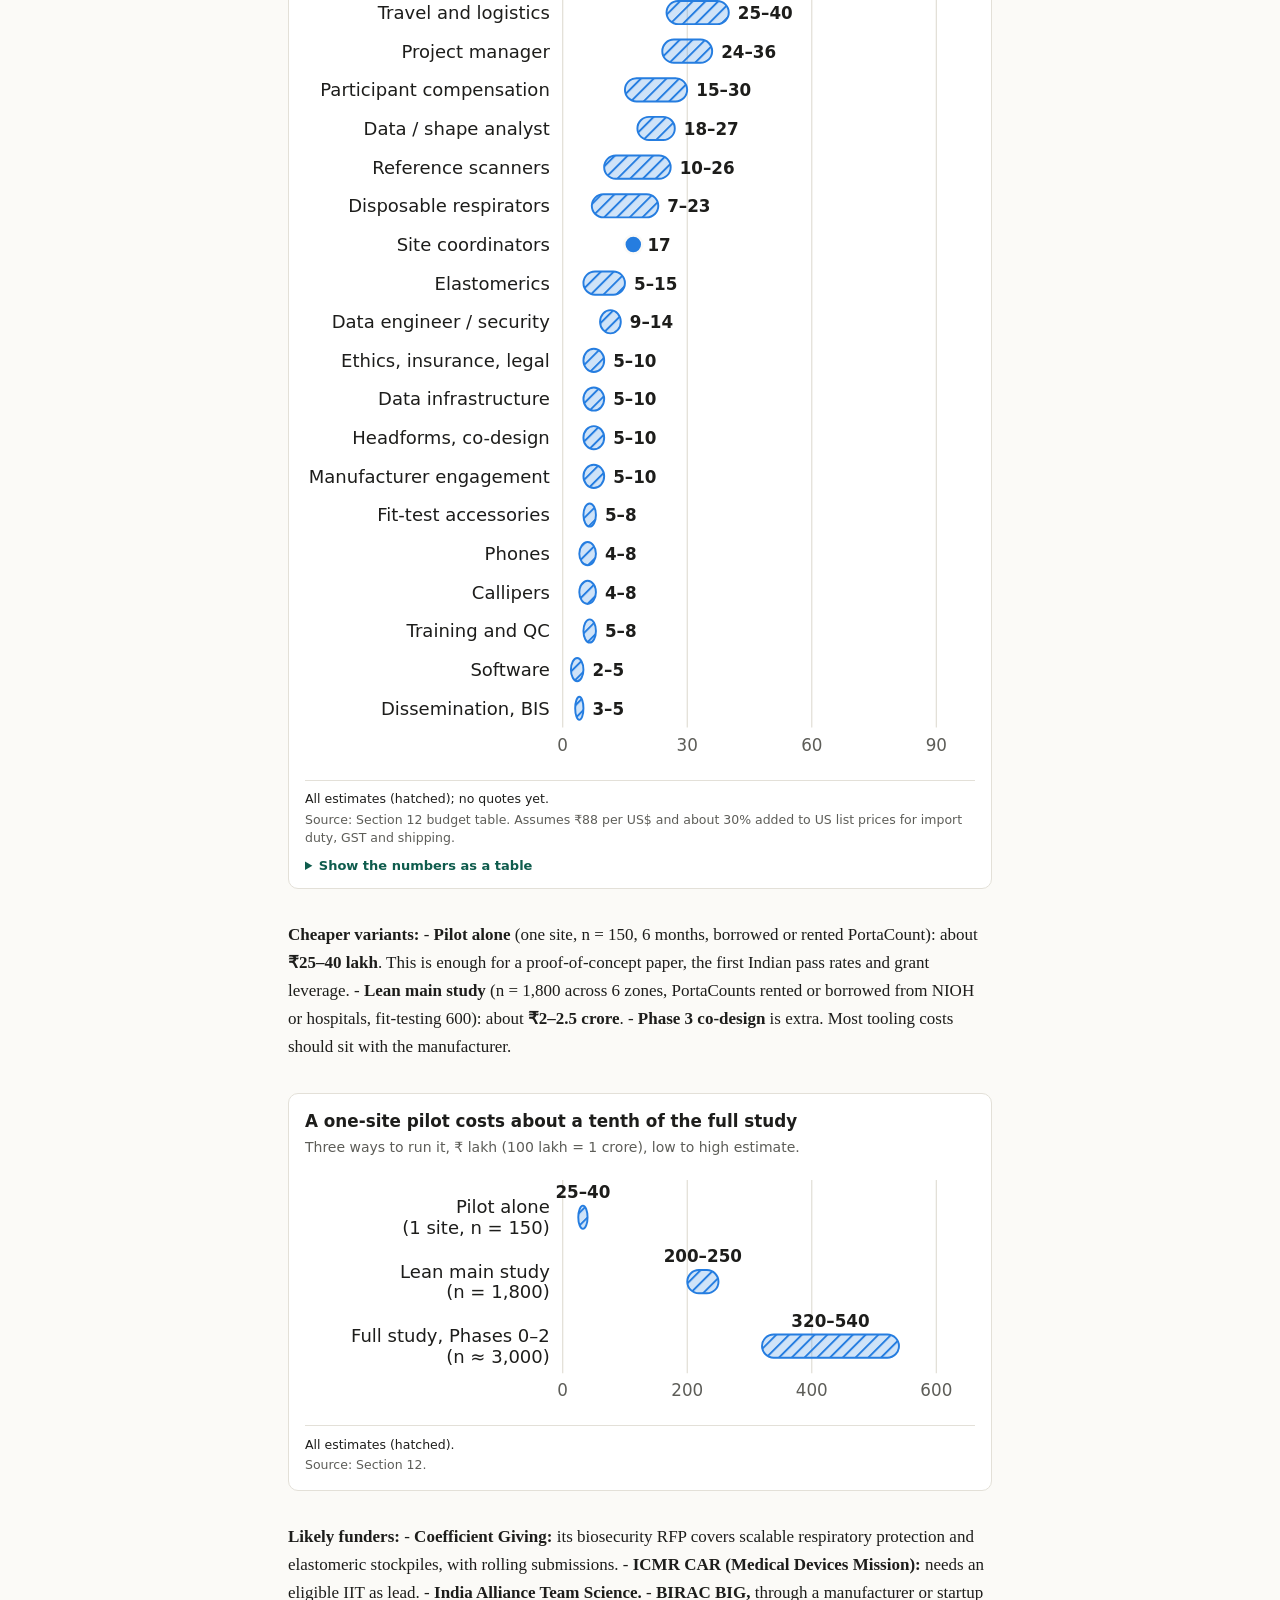
<file: fit-panel-protocol/index.html>
<!doctype html>
<html lang="en">
<head>
<meta charset="utf-8">
<meta name="viewport" content="width=device-width,initial-scale=1">
<title>Draft study protocol: India Respirator Fit Panel</title>
<meta name="description" content="Draft v0.1 study protocol for head-and-face anthropometry and respirator fit among Indian health workers.">
<meta property="og:title" content="Draft study protocol: India Respirator Fit Panel">
<meta property="og:description" content="Draft v0.1 study protocol for head-and-face anthropometry and respirator fit among Indian health workers.">
<meta property="og:type" content="article">
<script>(function(){var t=null;try{t=localStorage.getItem('st-theme')}catch(e){}if(t!=='light'&&t!=='dark')t=window.matchMedia&&matchMedia('(prefers-color-scheme: dark)').matches?'dark':'light';document.documentElement.setAttribute('data-theme',t)})();</script>
<link rel="icon" href="/favicon.svg" type="image/svg+xml">
<link rel="stylesheet" href="/style.css?v=235761b1">
<link rel="stylesheet" href="/assets/theme.css?v=5cef7d51">
<link rel="stylesheet" href="/assets/sidenotes.css?v=9be10408">
<link rel="stylesheet" href="/assets/essay-tree.css?v=7ae6ae19">
</head>
<body>
<button type="button" class="theme-toggle" aria-label="Switch theme"><svg class="theme-toggle-moon" viewBox="0 0 24 24" width="20" height="20" aria-hidden="true"><path fill="currentColor" d="M20.7 14.6A8.5 8.5 0 0 1 9.4 3.3a8.5 8.5 0 1 0 11.3 11.3z"/></svg><svg class="theme-toggle-sun" viewBox="0 0 24 24" width="20" height="20" aria-hidden="true"><circle cx="12" cy="12" r="4.5" fill="currentColor"/><path stroke="currentColor" stroke-width="2" stroke-linecap="round" d="M12 1.5v2.5M12 20v2.5M1.5 12H4M20 12h2.5M4.6 4.6l1.8 1.8M17.6 17.6l1.8 1.8M4.6 19.4l1.8-1.8M17.6 6.4l1.8-1.8"/></svg></button>
<header class="bar"><div class="in"><a class="home" href="/">Kavach</a><a class="pdf" href="india-respirator-fit-panel-protocol-v0.1.pdf" download>Download PDF</a></div></header>
<main id="main">
<div class="page__content">
<h1>Draft study protocol: India Respirator Fit Panel (IRFP)</h1>
<p class="status noprint">You are reading the web version. A <a href="india-respirator-fit-panel-protocol-v0.1.pdf">PDF version</a> is also available. Sources are numbered and shown in the margin; on a phone, tap a number to open its source.</p>
<p><em>Draft v0.1, 18 Nov 2026. For discussion between tp53 (Ashoka University) and Samarth Srinivas. Evidence behind each design choice is in <code>01-research-report.md</code> (not yet published). Items marked <strong>[TBC]</strong> need a decision or confirmation. Partner institutions named below are <strong>candidates only, none has been contacted</strong>.</em></p>
<hr />
<h2 id="title">1. Title</h2>
<p><strong>Head-and-face anthropometry and respirator fit among Indian health workers: a multi-region study to build an Indian respirator fit panel, headforms and a sized mask portfolio for pandemic stockpiles.</strong></p>
<h2 id="background-one-paragraph">2. Background (one paragraph)</h2>
<p>Respirators sold and stockpiled in India are designed and certified against US-derived faces. The NIOSH 2003 survey had no analysable Asian group. The ISO 16976-2 headforms (adopted in India as IS 17274-5) come from that survey. India’s own standard, IS 9473:2002, tests leakage on 10 unspecified clean-shaven subjects with no face-size grid.</p>
<p>India has no published head-and-face survey using respirator landmarks and no published fit-test pass rates for Indian wearers. Indian hospitals largely did not fit-test during COVID-19. The best proxy is UK data: South Asian health workers have lower FFP3 pass rates (Asian women 60.3% vs White men 74.3%). Every Asian country that has checked found its faces distributed differently from the NIOSH panel (China, Korea, Taiwan, Malaysia).</p>


<figure class="fig" id="fig-uk">
<p class="fig-title">In the UK, Asian women health workers passed FFP3 fit tests less often than White men</p>
<p class="fig-sub">FFP3 fit-test pass rate (%). UK data is the best available proxy: India has no published fit-test pass rates.</p>
<div class="fig-body"><svg class="chart" viewBox="0 0 520 144" role="img" aria-label="Fit test pass rates" font-family="system-ui,-apple-system,Segoe UI,Roboto,sans-serif" xmlns="http://www.w3.org/2000/svg"><defs></defs><line x1="180.0" x2="180.0" y1="10" y2="110" class="grid"/><text x="180.0" y="128" class="m" text-anchor="middle" font-size="13" >50%</text><line x1="283.3" x2="283.3" y1="10" y2="110" class="grid"/><text x="283.3333333333333" y="128" class="m" text-anchor="middle" font-size="13" >60%</text><line x1="386.7" x2="386.7" y1="10" y2="110" class="grid"/><text x="386.66666666666663" y="128" class="m" text-anchor="middle" font-size="13" >70%</text><line x1="490.0" x2="490.0" y1="10" y2="110" class="grid"/><text x="490.0" y="128" class="m" text-anchor="middle" font-size="13" >80%</text><text x="170" y="44.0" class="t" text-anchor="end" font-size="14" >Asian women</text><circle cx="286.4" cy="39.0" r="7" fill="var(--s2)" stroke="var(--bg)" stroke-width="2"><title>Asian women: 60.3%</title></circle><text x="286.4333333333333" y="26.0" class="t" text-anchor="middle" font-size="13" font-weight="600" >60.3%</text><text x="170" y="94.0" class="t" text-anchor="end" font-size="14" >White men</text><circle cx="431.1" cy="89.0" r="7" fill="var(--s1)" stroke="var(--bg)" stroke-width="2"><title>White men: 74.3%</title></circle><text x="431.1" y="76.0" class="t" text-anchor="middle" font-size="13" font-weight="600" >74.3%</text></svg></div>
<figcaption><p class="fig-note">The axis starts at 50% to make the gap readable; it is not a zero baseline.</p><p class="fig-src">Source: Caggiari et al., 2023: 9,592 fit tests in 47 NHS trusts.</p></figcaption>
</figure>


<p>This study fills that gap and produces three things: an Indian fit panel, Indian headforms, and evidence on which existing masks (disposable and elastomeric) fit Indian health workers. These are the inputs a national respirator stockpile and a BIS standard amendment need.</p>


<figure class="fig" id="fig-out">
<p class="fig-title">The study in one picture</p>
<p class="fig-sub">Measure Indian health workers' faces and test the masks India buys, to produce three things a stockpile needs.</p>
<div class="fig-body"><svg class="chart" viewBox="0 0 520 192" role="img" aria-label="Study inputs and outputs" font-family="system-ui,-apple-system,Segoe UI,Roboto,sans-serif" xmlns="http://www.w3.org/2000/svg"><defs><marker id="a7" viewBox="0 0 10 10" refX="8" refY="5" markerWidth="6" markerHeight="6" orient="auto"><path d="M0 0L10 5L0 10z" fill="var(--muted)"/></marker></defs><rect x="10" y="40" width="150" height="110" rx="8" fill="var(--card)" stroke="var(--ink)" stroke-width="2"/><text x="85" y="72" class="t" text-anchor="middle" font-size="13" >~3,000 Indian</text><text x="85" y="90" class="t" text-anchor="middle" font-size="13" >health workers</text><text x="85" y="108" class="t" text-anchor="middle" font-size="13" >in 6 zones,</text><text x="85" y="126" class="t" text-anchor="middle" font-size="13" >50% women</text><text x="85" y="30" class="m" text-anchor="middle" font-size="13" font-weight="700" >Measure</text><text x="335" y="30" class="m" text-anchor="middle" font-size="13" font-weight="700" >Three things the study produces</text><path d="M162 95 C200 95 200 56 236 56" fill="none" stroke="var(--muted)" stroke-width="2" marker-end="url(#a7)"/><rect x="240" y="38" width="270" height="36" rx="6" fill="var(--card)" stroke="var(--s1)" stroke-width="2"/><text x="252" y="53" class="t" text-anchor="start" font-size="13" font-weight="700" >An Indian fit panel</text><text x="252" y="68" class="m" text-anchor="start" font-size="12" >which faces masks must fit</text><path d="M162 95 C200 95 200 98 236 98" fill="none" stroke="var(--muted)" stroke-width="2" marker-end="url(#a7)"/><rect x="240" y="80" width="270" height="36" rx="6" fill="var(--card)" stroke="var(--s1)" stroke-width="2"/><text x="252" y="95" class="t" text-anchor="start" font-size="13" font-weight="700" >Indian headforms</text><text x="252" y="110" class="m" text-anchor="start" font-size="12" >open 3D files for makers</text><path d="M162 95 C200 95 200 140 236 140" fill="none" stroke="var(--muted)" stroke-width="2" marker-end="url(#a7)"/><rect x="240" y="122" width="270" height="36" rx="6" fill="var(--card)" stroke="var(--s2)" stroke-width="2"/><text x="252" y="137" class="t" text-anchor="start" font-size="13" font-weight="700" >Which masks fit</text><text x="252" y="152" class="m" text-anchor="start" font-size="12" >pass rates by model and size</text><text x="260" y="182" class="m" text-anchor="middle" font-size="12.5" >Inputs for a national respirator stockpile and a BIS standard amendment</text></svg></div>
<figcaption><p class="fig-src">Source: This protocol, sections 2 and 13.</p></figcaption>
</figure>


<h2 id="aims-and-objectives">3. Aims and objectives</h2>
<p><strong>Primary aim.</strong> Describe the head-and-face size and shape distribution of Indian health workers across six regions, and build an ISO-compatible Indian respirator fit panel.</p>
<p><strong>Objectives</strong></p>
<div class="table-wrap"><table>
<colgroup>
<col style="width: 33%" />
<col style="width: 33%" />
<col style="width: 33%" />
</colgroup>
<thead>
<tr class="header">
<th>#</th>
<th>Objective</th>
<th>Output</th>
</tr>
</thead>
<tbody>
<tr class="odd">
<td>O1</td>
<td>Measure the ISO/NIOSH 10 core and ~19 total facial dimensions, plus nose-bridge and chin measures, by calliper and 3D scan</td>
<td>Indian anthropometric database (n ≈ 3,000)</td>
</tr>
<tr class="even">
<td>O2</td>
<td>Quantify what share of Indian health workers fall inside each cell of the NIOSH/ISO bivariate and PCA panels, overall and by sex, age and region</td>
<td>“Coverage gap” estimates: the first published figures for India</td>
</tr>
<tr class="odd">
<td>O3</td>
<td>Build Indian bivariate (10-cell, 25-subject) and PCA (8-cell) panels with ≥95% coverage</td>
<td>Indian fit panel spec, ready to propose to BIS</td>
</tr>
<tr class="even">
<td>O4</td>
<td>Build 3–5 Indian digital headforms from the scans using Procrustes shape analysis + PCA</td>
<td>Open headform files (STL)</td>
</tr>
<tr class="odd">
<td>O5</td>
<td>Measure quantitative fit of 5–6 N95 models and 2–3 elastomeric half masks commonly procured in India; relate fit to dimensions, cells and leak sites</td>
<td>Pass rates by model × sex × region × cell; the evidence for which portfolio to stockpile</td>
</tr>
<tr class="even">
<td>O6</td>
<td>Compare the user seal check against the quantitative fit test</td>
<td>Sensitivity and specificity of current Indian practice</td>
</tr>
<tr class="odd">
<td>O7</td>
<td>Validate smartphone (TrueDepth) scans against callipers and a reference scanner</td>
<td>Bias per dimension, deciding if phones can scale fit-sizing nationally</td>
</tr>
<tr class="even">
<td>O8</td>
<td>Co-design sized face seals and/or a size range with an Indian manufacturer, and benchmark prototypes on the new panel</td>
<td>Prototype report (Phase 3)</td>
</tr>
</tbody>
</table></div>
<p><strong>Hypotheses</strong> (to test, not to assume): - H1. The NIOSH bivariate panel covers fewer than 95% of Indian women health workers. - H2. Indian faces are unevenly spread across NIOSH cells, with over-representation of the small and short/wide cells relative to US workers. - H3. Nose-bridge and nasal-root dimensions predict fit failure better than face length or width. - H4. Fit differs more between mask models than between regions. - H5. Sized elastomeric half masks achieve higher first-attempt pass rates than the most-procured disposable N95s.</p>
<h2 id="design">4. Design</h2>
<p>A cross-sectional, multi-centre observational study in three phases:</p>


<figure class="fig" id="fig-phases">
<p class="fig-title">The study runs in three phases over two years, with an optional third year for mask design</p>
<p class="fig-sub">Study phases, by month.</p>
<div class="fig-body"><svg class="chart" viewBox="0 0 520 220" role="img" aria-label="Study phases" font-family="system-ui,-apple-system,Segoe UI,Roboto,sans-serif" xmlns="http://www.w3.org/2000/svg"><defs><pattern id="g23" width="7" height="7" patternUnits="userSpaceOnUse" patternTransform="rotate(45)"><rect width="7" height="7" fill="var(--s1)" opacity=".22"/><line x1="0" y1="0" x2="0" y2="7" stroke="var(--s1)" stroke-width="3"/></pattern></defs><line x1="170.0" x2="170.0" y1="10" y2="170" class="grid"/><text x="170.0" y="188" class="m" text-anchor="middle" font-size="13" >0</text><line x1="225.0" x2="225.0" y1="10" y2="170" class="grid"/><text x="225.0" y="188" class="m" text-anchor="middle" font-size="13" >6</text><line x1="280.0" x2="280.0" y1="10" y2="170" class="grid"/><text x="280.0" y="188" class="m" text-anchor="middle" font-size="13" >12</text><line x1="335.0" x2="335.0" y1="10" y2="170" class="grid"/><text x="335.0" y="188" class="m" text-anchor="middle" font-size="13" >18</text><line x1="390.0" x2="390.0" y1="10" y2="170" class="grid"/><text x="390.0" y="188" class="m" text-anchor="middle" font-size="13" >24</text><line x1="445.0" x2="445.0" y1="10" y2="170" class="grid"/><text x="445.0" y="188" class="m" text-anchor="middle" font-size="13" >30</text><line x1="500.0" x2="500.0" y1="10" y2="170" class="grid"/><text x="500.0" y="188" class="m" text-anchor="middle" font-size="13" >36</text><text x="335.0" y="210" class="m" text-anchor="middle" font-size="13" >Month</text><text x="160" y="35" class="t" text-anchor="end" font-size="14" >0. Pilot (n = 150)</text><rect x="179.2" y="19" width="45.8" height="22" rx="4" fill="var(--s1)" stroke="var(--s1)" stroke-width="1.5"><title>0. Pilot (n = 150): months 1–6</title></rect><text x="160" y="67" class="t" text-anchor="end" font-size="14" >1. Main survey</text><text x="160" y="83" class="t" text-anchor="end" font-size="14" >(n ≈ 3,000)</text><rect x="225.0" y="59" width="128.3" height="22" rx="4" fill="var(--s1)" stroke="var(--s1)" stroke-width="1.5"><title>1. Main survey (n ≈ 3,000): months 6–20</title></rect><text x="160" y="115" class="t" text-anchor="end" font-size="14" >2. Analysis and panel</text><rect x="307.5" y="99" width="82.5" height="22" rx="4" fill="var(--s1)" stroke="var(--s1)" stroke-width="1.5"><title>2. Analysis and panel: months 15–24</title></rect><text x="160" y="147" class="t" text-anchor="end" font-size="14" >3. Co-design</text><text x="160" y="163" class="t" text-anchor="end" font-size="14" >(optional)</text><rect x="390.0" y="139" width="110.0" height="22" rx="4" fill="url(#g23)" stroke="var(--s1)" stroke-width="1.5"><title>3. Co-design (optional): months 24–36</title></rect></svg></div>
<figcaption><p class="fig-note">Hatched = optional extension.</p><p class="fig-src">Source: Section 4 design table.</p></figcaption>
<details class="fig-table"><summary>Show the numbers as a table</summary><div class="table-wrap"><table>
<colgroup>
<col style="width: 33%" />
<col style="width: 33%" />
<col style="width: 33%" />
</colgroup>
<thead>
<tr class="header">
<th>Phase</th>
<th>What</th>
<th>Months</th>
</tr>
</thead>
<tbody>
<tr class="odd">
<td><strong>0. Pilot</strong></td>
<td>One site, n = 150. Test the workflow, timings, inter-rater error, phone vs calliper, consent materials in 2 languages</td>
<td>1–6</td>
</tr>
<tr class="even">
<td><strong>1. Main survey</strong></td>
<td>Six regions, n ≈ 3,000. All participants get callipers + phone scan; 20% get a reference scan; 40% get quantitative fit testing</td>
<td>6–20</td>
</tr>
<tr class="odd">
<td><strong>2. Analysis and panel</strong></td>
<td>Panels, headforms, fit models, BIS dossier</td>
<td>15–24</td>
</tr>
<tr class="even">
<td><strong>3. Co-design (optional extension)</strong></td>
<td>Manufacturer prototypes tested on the 25-subject Indian panel</td>
<td>24–36</td>
</tr>
</tbody>
</table></div></details>
</figure>


<h2 id="setting-and-sampling">5. Setting and sampling</h2>
<h3 id="regions-and-candidate-sites">5.1 Regions and candidate sites</h3>
<p>Six zones, so the sample covers the full national spread. Region is a <strong>sampling stratum, not a sizing variable</strong>.</p>
<div class="table-wrap"><table>
<colgroup>
<col style="width: 33%" />
<col style="width: 33%" />
<col style="width: 33%" />
</colgroup>
<thead>
<tr class="header">
<th>Zone</th>
<th>Candidate sites [TBC]</th>
<th>Why</th>
</tr>
</thead>
<tbody>
<tr class="odd">
<td>North</td>
<td>AIIMS New Delhi / PGIMER Chandigarh</td>
<td>Largest HCW workforce; Punjab/Haryana includes bearded Sikh staff</td>
</tr>
<tr class="even">
<td>South</td>
<td>CMC Vellore; a Kerala government medical college (via KMSCL)</td>
<td>Kerala already stockpiles; KMSCL audit gives procurement context</td>
</tr>
<tr class="odd">
<td>East</td>
<td>AIIMS Bhubaneswar (with Adivasi health workers from Odisha/Jharkhand)</td>
<td>Tribal and eastern representation</td>
</tr>
<tr class="even">
<td>West</td>
<td>KEM Mumbai; ICMR-NIOH Ahmedabad</td>
<td>NIOH as scientific partner; Mumbai manufacturing cluster</td>
</tr>
<tr class="odd">
<td>Northeast</td>
<td>NEIGRIHMS Shillong; AIIMS Guwahati; one site in Manipur or Mizoram</td>
<td>Most under-represented in existing data; East Asian–related ancestry</td>
</tr>
<tr class="even">
<td>Central</td>
<td>AIIMS Bhopal or Raipur</td>
<td>Central India and Adivasi representation</td>
</tr>
</tbody>
</table></div>
<h3 id="population">5.2 Population</h3>
<p><strong>Who is eligible.</strong> Health workers aged 18–65: doctors, nurses, technicians, housekeeping and sanitation staff, ASHAs and ANMs attached to the site. These are the people a pandemic stockpile is meant to protect. Including lower-paid cadres avoids the medical-student bias of existing Indian data.</p>
<p><strong>Who is excluded:</strong> - People who cannot wear a tight-fitting respirator for medical reasons (screen with the OSHA questionnaire adapted for India). - Facial surgery or trauma in the past year. - Pregnancy beyond 28 weeks, as a fit-test comfort exclusion only. Measurement can still go ahead.</p>
<p>Facial hair is <strong>not</strong> an exclusion. Record it, test bearded participants with and without the Singh Thattha under-mask beard cover, and analyse them separately.</p>
<h3 id="quotas">5.3 Quotas</h3>
<p>Quotas apply within each zone (n = 500 per zone):</p>
<div class="table-wrap"><table>
<thead>
<tr class="header">
<th></th>
<th>18–29</th>
<th>30–44</th>
<th>45–65</th>
</tr>
</thead>
<tbody>
<tr class="odd">
<td>Women</td>
<td>85</td>
<td>85</td>
<td>80</td>
</tr>
<tr class="even">
<td>Men</td>
<td>85</td>
<td>85</td>
<td>80</td>
</tr>
</tbody>
</table></div>
<p>Women are deliberately sampled at 50%, above their share of some cadres, because they fail fit tests most. <strong>Analysis weights</strong> to each zone’s health-workforce sex × age structure (from NHWA/PLFS or state HR data <strong>[TBC]</strong>) restore national estimates.</p>
<p><strong>Recruitment</strong> works by open invitation through notices and staff WhatsApp groups. It does <strong>not</strong> go through supervisors (see ICMR §6.9 on hierarchy). Participants sign up through a QR form, and quotas fill first-come within each cell. Where possible, sample across departments and shifts.</p>


<figure class="fig" id="fig-flow">
<p class="fig-title">Everyone is measured; a subset is fit-tested and a smaller subset gets a reference scan</p>
<p class="fig-sub">Planned number of participants at each step, all six zones combined.</p>
<div class="fig-body"><svg class="chart" viewBox="0 0 520 242" role="img" aria-label="Participants at each stage" font-family="system-ui,-apple-system,Segoe UI,Roboto,sans-serif" xmlns="http://www.w3.org/2000/svg"><text x="10" y="24" class="t" text-anchor="start" font-size="14" >Recruited (allowing 10% loss)</text><rect x="10" y="32" width="500.0" height="22" rx="3" fill="var(--muted)"><title>Recruited (allowing 10% loss): ≈3,300</title></rect><text x="502.0" y="48" class="inv" text-anchor="end" font-size="14" font-weight="600" >≈3,300</text><text x="10" y="82" class="t" text-anchor="start" font-size="14" >Measured: callipers + phone 3D scan</text><rect x="10" y="90" width="454.5" height="22" rx="3" fill="var(--ink)"><title>Measured: callipers + phone 3D scan: ≈3,000 (500 per zone)</title></rect><text x="456.5454545454545" y="106" class="inv" text-anchor="end" font-size="14" font-weight="600" >≈3,000 (500 per zone)</text><text x="10" y="140" class="t" text-anchor="start" font-size="14" >Quantitative fit test, 6–8 masks (40%)</text><rect x="10" y="148" width="181.8" height="22" rx="3" fill="var(--s1)"><title>Quantitative fit test, 6–8 masks (40%): 1,200</title></rect><text x="199.8181818181818" y="164" class="t" text-anchor="start" font-size="14" font-weight="600" >1,200</text><text x="10" y="198" class="t" text-anchor="start" font-size="14" >Reference 3D scan (20%)</text><rect x="10" y="206" width="90.9" height="22" rx="3" fill="var(--s2)"><title>Reference 3D scan (20%): 600</title></rect><text x="108.9090909090909" y="222" class="t" text-anchor="start" font-size="14" font-weight="600" >600</text></svg></div>
<figcaption><p class="fig-note">Each zone recruits 500: 250 women and 250 men, split across three age bands.</p><p class="fig-src">Source: Sections 4, 5.3 and 6.</p></figcaption>
</figure>


<h2 id="sample-size-reasoning">6. Sample size reasoning</h2>
<p>The total of n ≈ 3,000 matches what other countries used to build national panels: China 3,000, Malaysia 3,324, NIOSH 3,997. Each component below checks that the numbers are enough for the specific estimate.</p>


<figure class="fig" id="fig-size">
<p class="fig-title">A sample of about 3,000 matches what other countries used to build their national fit panels</p>
<p class="fig-sub">Participants measured in each national anthropometric survey.</p>
<div class="fig-body"><svg class="chart" viewBox="0 0 520 228" role="img" aria-label="Survey sample sizes" font-family="system-ui,-apple-system,Segoe UI,Roboto,sans-serif" xmlns="http://www.w3.org/2000/svg"><defs><pattern id="h30" width="7" height="7" patternUnits="userSpaceOnUse" patternTransform="rotate(45)"><rect width="7" height="7" fill="var(--s1)" opacity=".22"/><line x1="0" y1="0" x2="0" y2="7" stroke="var(--s1)" stroke-width="3"/></pattern></defs><line x1="200.0" x2="200.0" y1="10" y2="194" class="grid"/><text x="200.0" y="212" class="m" text-anchor="middle" font-size="13" >0</text><line x1="255.6" x2="255.6" y1="10" y2="194" class="grid"/><text x="255.55555555555554" y="212" class="m" text-anchor="middle" font-size="13" >1,000</text><line x1="311.1" x2="311.1" y1="10" y2="194" class="grid"/><text x="311.1111111111111" y="212" class="m" text-anchor="middle" font-size="13" >2,000</text><line x1="366.7" x2="366.7" y1="10" y2="194" class="grid"/><text x="366.66666666666663" y="212" class="m" text-anchor="middle" font-size="13" >3,000</text><line x1="422.2" x2="422.2" y1="10" y2="194" class="grid"/><text x="422.2222222222222" y="212" class="m" text-anchor="middle" font-size="13" >4,000</text><text x="190" y="38.0" class="t" text-anchor="end" font-size="14" >NIOSH (US, 2003)</text><rect x="200" y="22.0" width="222.1" height="22" rx="3" fill="var(--ink)"><title>NIOSH (US, 2003): 3,997</title></rect><text x="429.05555555555554" y="38.0" class="t" text-anchor="start" font-size="14" font-weight="600" >3,997</text><text x="190" y="84.0" class="t" text-anchor="end" font-size="14" >Malaysia</text><rect x="200" y="68.0" width="184.7" height="22" rx="3" fill="var(--ink)"><title>Malaysia: 3,324</title></rect><text x="391.6666666666667" y="84.0" class="t" text-anchor="start" font-size="14" font-weight="600" >3,324</text><text x="190" y="130.0" class="t" text-anchor="end" font-size="14" >China</text><rect x="200" y="114.0" width="166.7" height="22" rx="3" fill="var(--ink)"><title>China: 3,000</title></rect><text x="373.66666666666663" y="130.0" class="t" text-anchor="start" font-size="14" font-weight="600" >3,000</text><text x="190" y="176.0" class="t" text-anchor="end" font-size="14" >India (this study, planned)</text><rect x="200" y="160.0" width="166.7" height="22" rx="3" fill="url(#h30)" stroke="var(--s1)" stroke-width="1.5"><title>India (this study, planned): ≈3,000</title></rect><text x="373.66666666666663" y="176.0" class="t" text-anchor="start" font-size="14" font-weight="600" >≈3,000</text></svg></div>
<figcaption><p class="fig-note">Hatched = planned, not yet collected.</p><p class="fig-src">Source: Section 6.</p></figcaption>
</figure>


<ol type="1">
<li><strong>Percentiles per zone (O1/O3).</strong> Panel limits are set by the tails (about the 2.5th and 97.5th percentiles). With SD ≈ 7 mm for face width, the standard error of the 5th percentile is √(p(1−p)/n) ÷ f(xₚ). With n = 500 per zone that is about <strong>0.66 mm</strong>, so the 95% CI is roughly ±1.3 mm. NIOSH cells are 10–12 mm wide, so zone-level tails are estimated well inside a cell’s width.</li>
<li><strong>Coverage gap by zone × sex (O2).</strong> Expect about 15% outside the NIOSH grid; Malaysia found 10.8% and Taiwan about 30%. With n = 250 per zone × sex, the 95% CI is about <strong>±4.4 percentage points</strong>. Nationally (n = 3,000) it is about ±1.3 pp.</li>
</ol>


<figure class="fig" id="fig-gap">
<p class="fig-title">We expect about 15% of Indian health workers to fall outside the US-based fit grid</p>
<p class="fig-sub">Share of people whose face size falls outside the NIOSH bivariate panel (%). Bars for India show the 95% confidence interval the planned sample would give.</p>
<div class="fig-body"><svg class="chart" viewBox="0 0 520 244" role="img" aria-label="Coverage gap" font-family="system-ui,-apple-system,Segoe UI,Roboto,sans-serif" xmlns="http://www.w3.org/2000/svg"><defs><pattern id="r42" width="7" height="7" patternUnits="userSpaceOnUse" patternTransform="rotate(45)"><rect width="7" height="7" fill="var(--s1)" opacity=".22"/><line x1="0" y1="0" x2="0" y2="7" stroke="var(--s1)" stroke-width="3"/></pattern><pattern id="r43" width="7" height="7" patternUnits="userSpaceOnUse" patternTransform="rotate(45)"><rect width="7" height="7" fill="var(--s1)" opacity=".22"/><line x1="0" y1="0" x2="0" y2="7" stroke="var(--s1)" stroke-width="3"/></pattern></defs><line x1="200.0" x2="200.0" y1="10" y2="210" class="grid"/><text x="200.0" y="228" class="m" text-anchor="middle" font-size="13" >0%</text><line x1="272.5" x2="272.5" y1="10" y2="210" class="grid"/><text x="272.5" y="228" class="m" text-anchor="middle" font-size="13" >10%</text><line x1="345.0" x2="345.0" y1="10" y2="210" class="grid"/><text x="345.0" y="228" class="m" text-anchor="middle" font-size="13" >20%</text><line x1="417.5" x2="417.5" y1="10" y2="210" class="grid"/><text x="417.5" y="228" class="m" text-anchor="middle" font-size="13" >30%</text><line x1="490.0" x2="490.0" y1="10" y2="210" class="grid"/><text x="490.0" y="228" class="m" text-anchor="middle" font-size="13" >40%</text><text x="190" y="44.0" class="t" text-anchor="end" font-size="14" >Malaysia (measured)</text><circle cx="278.3" cy="39.0" r="7" fill="var(--ink)" stroke="var(--bg)" stroke-width="2"><title>Malaysia (measured): 10.8%</title></circle><text x="278.3" y="26.0" class="t" text-anchor="middle" font-size="13" font-weight="600" >10.8%</text><text x="190" y="94.0" class="t" text-anchor="end" font-size="14" >Taiwan (measured)</text><circle cx="417.5" cy="89.0" r="7" fill="var(--ink)" stroke="var(--bg)" stroke-width="2"><title>Taiwan (measured): ≈30%</title></circle><text x="417.5" y="76.0" class="t" text-anchor="middle" font-size="13" font-weight="600" >≈30%</text><text x="190" y="136.0" class="t" text-anchor="end" font-size="14" >India, one zone × sex</text><text x="190" y="152.0" class="t" text-anchor="end" font-size="14" >(assumed, n = 250)</text><rect x="276.9" y="130.0" width="63.8" height="18" rx="9" fill="url(#r42)" stroke="var(--s1)" stroke-width="1.5"><title>India, one zone × sex (assumed, n = 250): 15% ± 4.4</title></rect><text x="308.75" y="124.0" class="t" text-anchor="middle" font-size="13" font-weight="600" >15% ± 4.4</text><text x="190" y="186.0" class="t" text-anchor="end" font-size="14" >India, national</text><text x="190" y="202.0" class="t" text-anchor="end" font-size="14" >(assumed, n = 3,000)</text><rect x="299.3" y="180.0" width="18.9" height="18" rx="9" fill="url(#r43)" stroke="var(--s1)" stroke-width="1.5"><title>India, national (assumed, n = 3,000): 15% ± 1.3</title></rect><text x="308.75" y="174.0" class="t" text-anchor="middle" font-size="13" font-weight="600" >15% ± 1.3</text></svg></div>
<figcaption><p class="fig-note">India values are a planning assumption (15%), not a result. Hatched = assumed.</p><p class="fig-src">Source: Section 6, item 2.</p></figcaption>
</figure>


<ol start="3" type="1">
<li><strong>3D scans for shape analysis (O4).</strong> NIOSH built its five headforms from about 1,000 scans, China from 350. Phone scans of all 3,000 participants, plus 600 reference scans, is ample.</li>
<li><strong>Fit testing (O5) on n = 1,200</strong>, 40% of participants and 200 per zone, chosen to keep every cell populated:
<ul>
<li>Detects a 10 pp difference in pass rate between women and men (70% vs 80%) with 80% power at α = 0.05. This needs about 290 per group; we have about 600.</li>
<li>Gives zone-level pass rates per model to about ±6.4 pp.</li>
<li>Supports a regression of log fit factor on about 10 dimensions with ample events: about 8,000 mask tests, of which perhaps 2,000–3,000 fail.</li>
</ul></li>
<li><strong>Phone validation (O7) on n = 600</strong> reference-scanned plus callipered participants, stratified across cells. This gives Bland–Altman limits of agreement with about ±0.25 SD precision per dimension, by sex.</li>
<li><strong>Allow 10% loss</strong> (incomplete scans, withdrawn consent). Recruit about 3,300 to end with about 3,000.</li>
</ol>
<h2 id="measurements">7. Measurements</h2>
<h3 id="every-participant-about-30-min">7.1 Every participant (about 30 min)</h3>
<ul>
<li><strong>Demographics:</strong> age, sex, self-described community and language (optional and free-text, recorded as context, <strong>not</strong> as an ancestry claim), state of birth, cadre, height, weight, neck circumference, facial hair, spectacles, dentures.</li>
<li><strong>Calliper anthropometry:</strong> the ISO 16976-2 / NIOSH 10 PCA dimensions (minimum frontal breadth, face width, bigonial breadth, face length = menton–sellion, interpupillary distance, head breadth, nose protrusion, nose breadth, nasal root breadth, subnasale–sellion), plus the rest of the NIOSH 18–19 set, plus nasal-bridge breadth at two heights and the menton–chin arc. Spreading and sliding callipers with sliding-calliper nasal root attachments, following the published NIOSH 2003 protocol.</li>
<li><strong>Phone 3D scan:</strong> a standardised older-generation iPhone with TrueDepth (one model across all sites), using a scanning app with mesh export (e.g. Heges) <strong>[TBC: app choice after pilot]</strong>. Use a neutral expression, hair cap, and stickers on 8 landmarks before scanning.</li>
<li><strong>Seal-check questionnaire:</strong> prior respirator use, and any fit test ever done.</li>
</ul>
<h3 id="validation-subsample-20-n-600">7.2 Validation subsample (20%, n = 600)</h3>
<ul>
<li>Reference scan with a handheld structured-light scanner (EinScan H2 or Artec Eva), one per hub.</li>
<li>A second measurer repeats 5 dimensions on 10% of participants to estimate inter-rater error.</li>
</ul>
<h3 id="fit-test-subsample-40-n-1200-about-4560-min">7.3 Fit-test subsample (40%, n = 1,200; about 45–60 min)</h3>
<ul>
<li><strong>Instrument:</strong> TSI PortaCount 8048 (N95 companion mode for N95s), OSHA modified ambient-aerosol CNC protocol (2019), with a fit factor of 100 or more as a pass for half masks.</li>
<li><strong>Masks:</strong> 6–8 models in randomised order.
<ul>
<li><strong>Disposable (5):</strong> two Indian-made N95s that are among the most procured (e.g. Venus, Magnum <strong>[TBC from KMSCL/AIIMS/HLL procurement data]</strong>), one cup-style (e.g. 3M 1860 or equivalent), one three-panel flat-fold, and one ear-loop “KN95/N95” of the type common in Indian markets.</li>
<li><strong>Elastomeric (2–3):</strong> an Indian-made TPE half mask (e.g. Venus V-500/V-900 or Karam RS-1101) in every available size, plus one international reference EHMR.</li>
</ul></li>
<li><strong>Order per mask:</strong> don, user seal check (record what the participant judges), quantitative fit test, then 2 minutes of comfort and speech rating.</li>
<li><strong>Leak location:</strong> for failed tests, record the leak site (nose / cheek / chin) by probe repositioning or a smoke-tube check. Run fluorescent-tracer leak mapping on a subset of 100 <strong>[TBC]</strong>.</li>
<li><strong>Beard protocol:</strong> bearded participants are tested with and without the beard cover.</li>
</ul>


<figure class="fig" id="fig-fitflow">
<p class="fig-title">Each mask goes through the same four steps, so the seal check can be compared with the fit test</p>
<p class="fig-sub">What happens for each mask in the fit-test subsample (n = 1,200).</p>
<div class="fig-body"><svg class="chart" viewBox="0 0 520 216" role="img" aria-label="Fit test steps for each mask" font-family="system-ui,-apple-system,Segoe UI,Roboto,sans-serif" xmlns="http://www.w3.org/2000/svg"><defs><marker id="a5" viewBox="0 0 10 10" refX="8" refY="5" markerWidth="6" markerHeight="6" orient="auto"><path d="M0 0L10 5L0 10z" fill="var(--muted)"/></marker></defs><rect x="10" y="20" width="112" height="56" rx="8" fill="var(--card)" stroke="var(--ink)" stroke-width="2"/><text x="66" y="45" class="t" text-anchor="middle" font-size="13" >Put on</text><text x="66" y="61" class="t" text-anchor="middle" font-size="13" >the mask</text><path d="M123 48 l13 0" stroke="var(--muted)" stroke-width="2" marker-end="url(#a5)"/><rect x="138" y="20" width="112" height="56" rx="8" fill="var(--card)" stroke="var(--ink)" stroke-width="2"/><text x="194" y="45" class="t" text-anchor="middle" font-size="13" >User seal</text><text x="194" y="61" class="t" text-anchor="middle" font-size="13" >check</text><path d="M251 48 l13 0" stroke="var(--muted)" stroke-width="2" marker-end="url(#a5)"/><rect x="266" y="20" width="112" height="56" rx="8" fill="var(--card)" stroke="var(--ink)" stroke-width="2"/><text x="322" y="45" class="t" text-anchor="middle" font-size="13" >Quantitative</text><text x="322" y="61" class="t" text-anchor="middle" font-size="13" >fit test</text><path d="M379 48 l13 0" stroke="var(--muted)" stroke-width="2" marker-end="url(#a5)"/><rect x="394" y="20" width="112" height="56" rx="8" fill="var(--card)" stroke="var(--ink)" stroke-width="2"/><text x="450" y="45" class="t" text-anchor="middle" font-size="13" >Comfort and</text><text x="450" y="61" class="t" text-anchor="middle" font-size="13" >speech rating</text><text x="74" y="96" class="m" text-anchor="middle" font-size="12" >participant judges</text><text x="74" y="111" class="m" text-anchor="middle" font-size="12" >the seal: recorded</text><path d="M322 77 L322 128" stroke="var(--muted)" stroke-width="2" marker-end="url(#a5)"/><rect x="172" y="130" width="140" height="48" rx="8" fill="var(--card)" stroke="var(--s1)" stroke-width="2"/><text x="242" y="151" class="t" text-anchor="middle" font-size="14" font-weight="700" >Pass</text><text x="242" y="168" class="m" text-anchor="middle" font-size="12" >fit factor ≥ 100</text><rect x="332" y="130" width="180" height="48" rx="8" fill="var(--card)" stroke="var(--s2)" stroke-width="2"/><text x="422" y="151" class="t" text-anchor="middle" font-size="14" font-weight="700" >Fail</text><text x="422" y="168" class="m" text-anchor="middle" font-size="12" >record leak: nose, cheek, chin</text><text x="260" y="206" class="m" text-anchor="middle" font-size="13" >Repeated for each of 6–8 masks, in random order (about 45–60 minutes)</text></svg></div>
<figcaption><p class="fig-src">Source: Section 7.3. TSI PortaCount 8048, OSHA modified ambient-aerosol CNC protocol (2019).</p></figcaption>
</figure>


<h3 id="quality-control">7.4 Quality control</h3>
<ul>
<li>5-day anthropometry training for all field staff, certified against a master measurer, with a target inter-rater technical error of measurement (TEM) of 1.5 mm or less on core dimensions.</li>
<li>Daily PortaCount checks; weekly re-measurement of 2 volunteers per site.</li>
<li>Central data review within 48 hours of each upload.</li>
</ul>
<h2 id="analysis-plan">8. Analysis plan</h2>
<ol type="1">
<li><strong>Descriptives.</strong> Weighted means, SDs and 1st/5th/50th/95th/99th percentiles for every dimension, overall and by sex, age band and zone. Publish the pooled distributions alongside the subgroup tables so the overlap between groups is visible.</li>
<li><strong>Comparisons.</strong>
<ul>
<li>Compare against NIOSH 2003, China 2008 and Malaysia 2022 means with standardised mean differences.</li>
<li>Use mixed models with a random site effect for zone, sex and age effects.</li>
</ul></li>
<li><strong>Coverage of existing panels (O2).</strong> Plot every participant on the NIOSH/ISO bivariate grid (98.5–138.5 × 120.5–158.5 mm) and the PCA ellipse. Report the weighted share outside, and the share per cell compared with US shares.</li>
</ol>


<figure class="fig" id="fig-grid">
<p class="fig-title">How the coverage gap is measured: plot every participant on the existing fit grid and count who falls outside</p>
<p class="fig-sub">Explanatory sketch. The box is the NIOSH/ISO bivariate panel (face width 120.5–158.5 mm, face length 98.5–138.5 mm). Grey dots inside the box are covered; orange dots outside it are the coverage gap. <strong>The dots are made up for illustration; they are not data.</strong></p>
<div class="fig-body"><svg class="chart" viewBox="0 0 520 330" role="img" aria-label="Schematic of the NIOSH bivariate grid" font-family="system-ui,-apple-system,Segoe UI,Roboto,sans-serif" xmlns="http://www.w3.org/2000/svg"><line x1="141.7" x2="141.7" y1="20" y2="280" class="grid"/><text x="141.66666666666666" y="298" class="m" text-anchor="middle" font-size="13" >120</text><line x1="285.0" x2="285.0" y1="20" y2="280" class="grid"/><text x="285.0" y="298" class="m" text-anchor="middle" font-size="13" >140</text><line x1="428.3" x2="428.3" y1="20" y2="280" class="grid"/><text x="428.33333333333337" y="298" class="m" text-anchor="middle" font-size="13" >160</text><line x1="70" x2="500" y1="236.7" y2="236.7" class="grid"/><text x="62" y="240.66666666666669" class="m" text-anchor="end" font-size="13" >100</text><line x1="70" x2="500" y1="150.0" y2="150.0" class="grid"/><text x="62" y="154.0" class="m" text-anchor="end" font-size="13" >120</text><line x1="70" x2="500" y1="63.3" y2="63.3" class="grid"/><text x="62" y="67.33333333333331" class="m" text-anchor="end" font-size="13" >140</text><text x="285.0" y="320" class="m" text-anchor="middle" font-size="13" >Face width (mm)</text><text x="16" y="150.0" class="m" text-anchor="middle" font-size="13" transform="rotate(-90 16 150.0)">Face length (mm)</text><rect x="145.2" y="69.8" width="272.3" height="173.3" fill="var(--s1)" fill-opacity=".1" stroke="var(--s1)" stroke-width="2.5"/><text x="281.41666666666663" y="61.83333333333334" class="t" text-anchor="middle" font-size="13" font-weight="600" >NIOSH bivariate panel (10 cells inside)</text><circle cx="258.7" cy="157.9" r="3.5" fill="var(--ink)" opacity=".75"/><circle cx="229.9" cy="162.2" r="3.5" fill="var(--ink)" opacity=".75"/><circle cx="309.4" cy="160.0" r="3.5" fill="var(--ink)" opacity=".75"/><circle cx="345.9" cy="210.5" r="3.5" fill="var(--ink)" opacity=".75"/><circle cx="260.2" cy="203.5" r="3.5" fill="var(--ink)" opacity=".75"/><circle cx="211.4" cy="183.2" r="3.5" fill="var(--ink)" opacity=".75"/><circle cx="269.0" cy="159.7" r="3.5" fill="var(--ink)" opacity=".75"/><circle cx="285.5" cy="88.9" r="3.5" fill="var(--ink)" opacity=".75"/><circle cx="305.8" cy="238.2" r="3.5" fill="var(--ink)" opacity=".75"/><circle cx="268.1" cy="200.3" r="3.5" fill="var(--ink)" opacity=".75"/><circle cx="226.8" cy="125.1" r="3.5" fill="var(--ink)" opacity=".75"/><circle cx="243.6" cy="252.1" r="3.5" fill="var(--s2)" opacity=".75"/><circle cx="274.1" cy="187.4" r="3.5" fill="var(--ink)" opacity=".75"/><circle cx="189.0" cy="211.9" r="3.5" fill="var(--ink)" opacity=".75"/><circle cx="220.5" cy="176.9" r="3.5" fill="var(--ink)" opacity=".75"/><circle cx="231.9" cy="173.2" r="3.5" fill="var(--ink)" opacity=".75"/><circle cx="361.6" cy="207.2" r="3.5" fill="var(--ink)" opacity=".75"/><circle cx="210.0" cy="185.7" r="3.5" fill="var(--ink)" opacity=".75"/><circle cx="319.1" cy="203.5" r="3.5" fill="var(--ink)" opacity=".75"/><circle cx="338.6" cy="227.0" r="3.5" fill="var(--ink)" opacity=".75"/><circle cx="197.1" cy="178.1" r="3.5" fill="var(--ink)" opacity=".75"/><circle cx="206.8" cy="200.1" r="3.5" fill="var(--ink)" opacity=".75"/><circle cx="282.2" cy="147.8" r="3.5" fill="var(--ink)" opacity=".75"/><circle cx="262.9" cy="186.7" r="3.5" fill="var(--ink)" opacity=".75"/><circle cx="333.4" cy="160.3" r="3.5" fill="var(--ink)" opacity=".75"/><circle cx="242.9" cy="128.6" r="3.5" fill="var(--ink)" opacity=".75"/><circle cx="204.7" cy="169.6" r="3.5" fill="var(--ink)" opacity=".75"/><circle cx="294.2" cy="176.4" r="3.5" fill="var(--ink)" opacity=".75"/><circle cx="223.4" cy="162.3" r="3.5" fill="var(--ink)" opacity=".75"/><circle cx="225.3" cy="199.2" r="3.5" fill="var(--ink)" opacity=".75"/><circle cx="197.7" cy="125.1" r="3.5" fill="var(--ink)" opacity=".75"/><circle cx="224.8" cy="131.0" r="3.5" fill="var(--ink)" opacity=".75"/><circle cx="278.1" cy="186.2" r="3.5" fill="var(--ink)" opacity=".75"/><circle cx="294.6" cy="165.4" r="3.5" fill="var(--ink)" opacity=".75"/><circle cx="263.9" cy="229.7" r="3.5" fill="var(--ink)" opacity=".75"/><circle cx="260.4" cy="141.1" r="3.5" fill="var(--ink)" opacity=".75"/><circle cx="284.3" cy="137.2" r="3.5" fill="var(--ink)" opacity=".75"/><circle cx="341.8" cy="160.0" r="3.5" fill="var(--ink)" opacity=".75"/><circle cx="369.6" cy="235.0" r="3.5" fill="var(--ink)" opacity=".75"/><circle cx="303.4" cy="172.3" r="3.5" fill="var(--ink)" opacity=".75"/><circle cx="353.1" cy="190.3" r="3.5" fill="var(--ink)" opacity=".75"/><circle cx="140.2" cy="126.1" r="3.5" fill="var(--s2)" opacity=".75"/><circle cx="179.4" cy="225.4" r="3.5" fill="var(--ink)" opacity=".75"/><circle cx="246.3" cy="151.5" r="3.5" fill="var(--ink)" opacity=".75"/><circle cx="227.2" cy="168.7" r="3.5" fill="var(--ink)" opacity=".75"/><circle cx="148.5" cy="108.5" r="3.5" fill="var(--ink)" opacity=".75"/><circle cx="252.5" cy="171.3" r="3.5" fill="var(--ink)" opacity=".75"/><circle cx="289.9" cy="169.4" r="3.5" fill="var(--ink)" opacity=".75"/><circle cx="267.8" cy="212.2" r="3.5" fill="var(--ink)" opacity=".75"/><circle cx="249.8" cy="158.9" r="3.5" fill="var(--ink)" opacity=".75"/><circle cx="316.2" cy="180.7" r="3.5" fill="var(--ink)" opacity=".75"/><circle cx="261.6" cy="162.8" r="3.5" fill="var(--ink)" opacity=".75"/><circle cx="289.1" cy="167.9" r="3.5" fill="var(--ink)" opacity=".75"/><circle cx="241.8" cy="195.9" r="3.5" fill="var(--ink)" opacity=".75"/><circle cx="320.7" cy="164.5" r="3.5" fill="var(--ink)" opacity=".75"/><circle cx="257.5" cy="40.4" r="3.5" fill="var(--s2)" opacity=".75"/><circle cx="306.9" cy="142.7" r="3.5" fill="var(--ink)" opacity=".75"/><circle cx="265.1" cy="215.6" r="3.5" fill="var(--ink)" opacity=".75"/><circle cx="321.5" cy="179.4" r="3.5" fill="var(--ink)" opacity=".75"/><circle cx="259.3" cy="135.9" r="3.5" fill="var(--ink)" opacity=".75"/><circle cx="314.7" cy="166.6" r="3.5" fill="var(--ink)" opacity=".75"/><circle cx="257.4" cy="94.2" r="3.5" fill="var(--ink)" opacity=".75"/><circle cx="289.2" cy="216.0" r="3.5" fill="var(--ink)" opacity=".75"/><circle cx="299.4" cy="170.1" r="3.5" fill="var(--ink)" opacity=".75"/><circle cx="258.2" cy="149.4" r="3.5" fill="var(--ink)" opacity=".75"/><circle cx="269.8" cy="97.8" r="3.5" fill="var(--ink)" opacity=".75"/><circle cx="268.0" cy="166.2" r="3.5" fill="var(--ink)" opacity=".75"/><circle cx="322.9" cy="198.0" r="3.5" fill="var(--ink)" opacity=".75"/><circle cx="314.5" cy="178.3" r="3.5" fill="var(--ink)" opacity=".75"/><circle cx="324.2" cy="209.1" r="3.5" fill="var(--ink)" opacity=".75"/><circle cx="280.4" cy="238.3" r="3.5" fill="var(--ink)" opacity=".75"/><circle cx="231.0" cy="175.4" r="3.5" fill="var(--ink)" opacity=".75"/><circle cx="284.7" cy="99.0" r="3.5" fill="var(--ink)" opacity=".75"/><circle cx="361.7" cy="228.2" r="3.5" fill="var(--ink)" opacity=".75"/><circle cx="212.9" cy="127.2" r="3.5" fill="var(--ink)" opacity=".75"/><circle cx="281.5" cy="229.3" r="3.5" fill="var(--ink)" opacity=".75"/><circle cx="284.2" cy="219.9" r="3.5" fill="var(--ink)" opacity=".75"/><circle cx="207.2" cy="225.0" r="3.5" fill="var(--ink)" opacity=".75"/><circle cx="241.4" cy="88.3" r="3.5" fill="var(--ink)" opacity=".75"/><circle cx="278.0" cy="180.2" r="3.5" fill="var(--ink)" opacity=".75"/><circle cx="400.4" cy="194.0" r="3.5" fill="var(--ink)" opacity=".75"/><circle cx="247.8" cy="186.3" r="3.5" fill="var(--ink)" opacity=".75"/><circle cx="280.5" cy="188.1" r="3.5" fill="var(--ink)" opacity=".75"/><circle cx="339.7" cy="187.4" r="3.5" fill="var(--ink)" opacity=".75"/><circle cx="288.5" cy="167.2" r="3.5" fill="var(--ink)" opacity=".75"/><circle cx="207.2" cy="214.0" r="3.5" fill="var(--ink)" opacity=".75"/><circle cx="253.4" cy="265.3" r="3.5" fill="var(--s2)" opacity=".75"/><circle cx="257.2" cy="172.9" r="3.5" fill="var(--ink)" opacity=".75"/><circle cx="264.6" cy="179.0" r="3.5" fill="var(--ink)" opacity=".75"/></svg></div>
<figcaption><p class="fig-src">Source: Section 8.3 (panel limits).</p></figcaption>
</figure>


<ol start="4" type="1">
<li><strong>Indian panels (O3).</strong>
<ul>
<li><strong>Bivariate:</strong> choose face length × width limits containing ≥95% of each sex, a 10-cell grid, and 25 subjects allocated in proportion to population share with at least 1 per cell (following Zhuang 2007 / ISO 16900-1).</li>
<li><strong>PCA:</strong> run on the 10 dimensions, with an outer ellipse at 95%, 8 cells and 25 subjects.</li>
<li>Report sex-specific coverage.</li>
</ul></li>
<li><strong>Shape analysis and headforms (O4).</strong>
<ul>
<li>Landmark-based Generalised Procrustes Analysis, then PCA on the scans, plus k-means or Gaussian-mixture clustering.</li>
<li>Choose the number of sizes k (2–6) that maximises coverage against the number of SKUs.</li>
<li>Build 3–5 mean headforms (for example S, M, L, long/narrow, short/wide) and test whether a “low nasal root” variant is needed.</li>
</ul></li>
<li><strong>Fit models (O5).</strong>
<ul>
<li>Pass rate per model with 95% CI, by sex, zone and cell.</li>
<li>A mixed-effects logistic model of pass/fail on dimensions, model, sex, age, BMI and facial hair, with a random participant effect.</li>
<li>Compare traditional dimensions against 3D shape PCs for predicting fit (as Yu &amp; Griffin 2026 did).</li>
<li><strong>Portfolio analysis:</strong> find the smallest set of models and sizes that gets ≥90% (then 95%) of participants a pass.</li>
</ul></li>
<li><strong>Seal check vs fit test (O6).</strong> Sensitivity, specificity, PPV and NPV.</li>
<li><strong>Phone validation (O7).</strong> Bland–Altman analysis per dimension; decide for each dimension whether phone measurements can be used, need correction, or must be dropped.</li>
<li><strong>Pre-registration.</strong> Pre-register the analysis plan (OSF and CTRI) before the main fieldwork.</li>
</ol>
<h2 id="ethics-consent-and-data-protection">9. Ethics, consent and data protection</h2>
<ul>
<li><strong>Approvals:</strong>
<ul>
<li>Institutional ethics committee (IEC) at Ashoka plus each site, or a single lead IEC with site acceptance <strong>[TBC]</strong>.</li>
<li>Prospective <strong>CTRI</strong> registration (not mandatory for an observational study, but cheap insurance).</li>
<li>If Phase 3 tests prototype masks on people, get CDSCO advice first, since PPE is a Class B device under MDR 2017.</li>
</ul></li>
<li><strong>Consent (ICMR 2017 §2.2, §5):</strong>
<ul>
<li>Written, in the local language, with an impartial witness for participants who cannot read.</li>
<li><strong>Tiered consent</strong> for:
<ul>
<li><ol type="a">
<li>use within the study;</li>
</ol></li>
<li><ol start="2" type="a">
<li>sharing of derived measurements;</li>
</ol></li>
<li><ol start="3" type="a">
<li>sharing of the raw 3D mesh under a data use agreement;</li>
</ol></li>
<li><ol start="4" type="a">
<li>access by a manufacturer partner under contract;</li>
</ol></li>
<li><ol start="5" type="a">
<li>any image in a publication (default no).</li>
</ol></li>
</ul></li>
</ul></li>
<li><strong>Hierarchy (§6.9):</strong> no recruitment through supervisors. Participation and results are never shared with employers. Participants can refuse or withdraw without penalty.</li>
<li><strong>Tribal and Northeast communities (§6.7, §2.10):</strong> engage district administration and community or council leaders before fieldwork, set up a community advisory board in the NE and Adivasi zones, and handle Inner Line Permits for staff travel. Report results back to communities in plain language.</li>
<li><strong>Benefit to participants:</strong> each participant gets their own fit result and a card listing which of the tested masks fit them. Sites get an aggregate report. Compensation is ₹500–1,000 for time and travel, set so it is not an undue inducement. Treatment for any research-related harm is free (§2.5–2.6).</li>
<li><strong>DPDP Act 2023 / Rules 2025:</strong>
<ul>
<li>Ashoka is the Data Fiduciary.</li>
<li>DPDP-grade itemised notice and consent, with withdrawal as easy as giving consent.</li>
<li>Under-18s excluded.</li>
<li>Data processing agreements with any app, cloud or manufacturer partner.</li>
<li>Breach response within 72 hours.</li>
<li>Data stored in India, encrypted, with role-based access.</li>
<li>The research exemption (s.17(2)(b)) is <strong>not</strong> relied on, because each participant receives an individual fit result.</li>
<li>Core obligations apply from 13 May 2027, mid-study, so design to the full standard from day one.</li>
</ul></li>
<li><strong>Data release:</strong>
<ul>
<li><strong>Open:</strong> derived measurements (de-identified), panel definitions, headform STL files, analysis code.</li>
<li><strong>Controlled:</strong> face-cropped meshes under a data use agreement.</li>
<li><strong>Never:</strong> textured face images.</li>
</ul></li>
</ul>
<h2 id="team-and-partners-candidates-none-contacted">10. Team and partners (candidates, none contacted)</h2>
<div class="table-wrap"><table>
<colgroup>
<col style="width: 33%" />
<col style="width: 33%" />
<col style="width: 33%" />
</colgroup>
<thead>
<tr class="header">
<th>Role</th>
<th>Candidate</th>
<th>Contribution</th>
</tr>
</thead>
<tbody>
<tr class="odd">
<td>Lead / sponsor</td>
<td>Ashoka University (tp53)</td>
<td>PI, coordination, biosecurity and stockpile framing</td>
</tr>
<tr class="even">
<td>Co-lead</td>
<td>Samarth Srinivas <strong>[TBC role]</strong></td>
<td></td>
</tr>
<tr class="odd">
<td>Occupational health science</td>
<td>ICMR-NIOH Ahmedabad</td>
<td>Anthropometry and fit-testing expertise, national mandate</td>
</tr>
<tr class="even">
<td>Engineering / design</td>
<td>An IIT (Delhi Textile &amp; Fibre Eng.; Bombay IDC; Madras HTIC) or NID</td>
<td>Shape analysis, headforms, design; also needed as an eligible lead for ICMR CAR funding</td>
</tr>
<tr class="odd">
<td>Clinical sites</td>
<td>Sites in §5.1</td>
<td>Recruitment, space, local IEC</td>
</tr>
<tr class="even">
<td>Standards / testing</td>
<td>BIS respirator committee; DGFASLI Central Labour Institute, Mumbai</td>
<td>Route to an IS 9473 / IS 17274 amendment; lab testing of prototypes</td>
</tr>
<tr class="odd">
<td>Manufacturer(s)</td>
<td>Venus Safety &amp; Health; Karam (both make TPE half masks)</td>
<td>Mask supply, Phase 3 co-design</td>
</tr>
<tr class="even">
<td>International advisers</td>
<td>NIOSH NPPTL alumni; the Malaysia team (Lim et al.); Blueprint Biosecurity</td>
<td>Methods, panel construction, stockpile policy</td>
</tr>
</tbody>
</table></div>
<h2 id="timeline">11. Timeline</h2>


<figure class="fig" id="fig-fptime">
<p class="fig-title">First results at month 12; panels, headforms and the BIS dossier by month 24</p>
<p class="fig-sub">Study timeline, by month.</p>
<div class="fig-body"><svg class="chart" viewBox="0 0 520 380" role="img" aria-label="Study timeline" font-family="system-ui,-apple-system,Segoe UI,Roboto,sans-serif" xmlns="http://www.w3.org/2000/svg"><defs><pattern id="g77" width="7" height="7" patternUnits="userSpaceOnUse" patternTransform="rotate(45)"><rect width="7" height="7" fill="var(--s1)" opacity=".22"/><line x1="0" y1="0" x2="0" y2="7" stroke="var(--s1)" stroke-width="3"/></pattern></defs><line x1="170.0" x2="170.0" y1="10" y2="330" class="grid"/><text x="170.0" y="348" class="m" text-anchor="middle" font-size="13" >0</text><line x1="225.0" x2="225.0" y1="10" y2="330" class="grid"/><text x="225.0" y="348" class="m" text-anchor="middle" font-size="13" >6</text><line x1="280.0" x2="280.0" y1="10" y2="330" class="grid"/><text x="280.0" y="348" class="m" text-anchor="middle" font-size="13" >12</text><line x1="335.0" x2="335.0" y1="10" y2="330" class="grid"/><text x="335.0" y="348" class="m" text-anchor="middle" font-size="13" >18</text><line x1="390.0" x2="390.0" y1="10" y2="330" class="grid"/><text x="390.0" y="348" class="m" text-anchor="middle" font-size="13" >24</text><line x1="445.0" x2="445.0" y1="10" y2="330" class="grid"/><text x="445.0" y="348" class="m" text-anchor="middle" font-size="13" >30</text><line x1="500.0" x2="500.0" y1="10" y2="330" class="grid"/><text x="500.0" y="348" class="m" text-anchor="middle" font-size="13" >36</text><text x="335.0" y="370" class="m" text-anchor="middle" font-size="13" >Month</text><text x="160" y="27" class="t" text-anchor="end" font-size="14" >Agreements, ethics,</text><text x="160" y="43" class="t" text-anchor="end" font-size="14" >equipment, hiring</text><rect x="179.2" y="19" width="18.3" height="22" rx="4" fill="var(--s1)" stroke="var(--s1)" stroke-width="1.5"><title>Agreements, ethics, equipment, hiring: months 1–3</title></rect><text x="160" y="75" class="t" text-anchor="end" font-size="14" >Training and pilot</text><rect x="197.5" y="59" width="27.5" height="22" rx="4" fill="var(--s1)" stroke="var(--s1)" stroke-width="1.5"><title>Training and pilot: months 3–6</title></rect><text x="160" y="107" class="t" text-anchor="end" font-size="14" >Community engagement</text><text x="160" y="123" class="t" text-anchor="end" font-size="14" >(NE, Adivasi zones)</text><rect x="225.0" y="99" width="18.3" height="22" rx="4" fill="var(--s1)" stroke="var(--s1)" stroke-width="1.5"><title>Community engagement (NE, Adivasi zones): months 6–8</title></rect><text x="160" y="155" class="t" text-anchor="end" font-size="14" >Main fieldwork</text><rect x="234.2" y="139" width="119.2" height="22" rx="4" fill="var(--s1)" stroke="var(--s1)" stroke-width="1.5"><title>Main fieldwork: months 7–20</title></rect><text x="160" y="195" class="t" text-anchor="end" font-size="14" >Interim analysis</text><path d="M280.0 181 l9 9 l-9 9 l-9 -9z" fill="var(--s2)"><title>Interim analysis: month 12</title></path><text x="160" y="227" class="t" text-anchor="end" font-size="14" >Panels, headforms,</text><text x="160" y="243" class="t" text-anchor="end" font-size="14" >fit models</text><rect x="307.5" y="219" width="64.2" height="22" rx="4" fill="var(--s1)" stroke="var(--s1)" stroke-width="1.5"><title>Panels, headforms, fit models: months 15–22</title></rect><text x="160" y="267" class="t" text-anchor="end" font-size="14" >BIS dossier, papers,</text><text x="160" y="283" class="t" text-anchor="end" font-size="14" >open data</text><rect x="353.3" y="259" width="36.7" height="22" rx="4" fill="var(--s1)" stroke="var(--s1)" stroke-width="1.5"><title>BIS dossier, papers, open data: months 20–24</title></rect><text x="160" y="315" class="t" text-anchor="end" font-size="14" >Optional Phase 3</text><rect x="390.0" y="299" width="110.0" height="22" rx="4" fill="url(#g77)" stroke="var(--s1)" stroke-width="1.5"><title>Optional Phase 3: months 24–36</title></rect></svg></div>
<figcaption><p class="fig-note">Diamond = interim analysis (first publishable result). Hatched = optional.</p><p class="fig-src">Source: Section 11 timeline table.</p></figcaption>
<details class="fig-table"><summary>Show the numbers as a table</summary><div class="table-wrap"><table>
<colgroup>
<col style="width: 50%" />
<col style="width: 50%" />
</colgroup>
<thead>
<tr class="header">
<th>Months</th>
<th>Activities</th>
</tr>
</thead>
<tbody>
<tr class="odd">
<td>1–3</td>
<td>Partner agreements, ethics submissions, CTRI, equipment procurement, staff hiring</td>
</tr>
<tr class="even">
<td>3–6</td>
<td>Training; <strong>pilot (n = 150)</strong> at one site; revise the protocol; lock the app and SOPs</td>
</tr>
<tr class="odd">
<td>6–8</td>
<td>Community engagement in the NE and Adivasi zones; site start-up</td>
</tr>
<tr class="even">
<td>7–20</td>
<td><strong>Main fieldwork:</strong> 2–3 zones at a time, about 4 months per zone, with mobile teams rotating PortaCounts</td>
</tr>
<tr class="odd">
<td>12</td>
<td>Interim analysis: coverage of the NIOSH grid in the first zones (a first publishable result)</td>
</tr>
<tr class="even">
<td>15–22</td>
<td>Panels, headforms, fit models, portfolio analysis</td>
</tr>
<tr class="odd">
<td>20–24</td>
<td>BIS dossier; papers; open data release; stockpile recommendation brief</td>
</tr>
<tr class="even">
<td>24–36</td>
<td>Optional Phase 3: manufacturer co-design and prototype testing on the Indian panel</td>
</tr>
</tbody>
</table></div></details>
</figure>


<h2 id="budget-indicative-range-inr">12. Budget (indicative range, INR)</h2>
<p><strong>Assumptions:</strong> ₹88 per US$ <strong>[TBC at procurement]</strong>; about 30% added to US list prices for import duty, GST and shipping; salaries at typical Indian research-project rates; 24 months.</p>


<figure class="fig" id="fig-fpbudget">
<p class="fig-title">People and fit-test equipment are the biggest costs</p>
<p class="fig-sub">Indicative budget for Phases 0–2 by item, ₹ lakh (1 lakh = 100,000), low to high estimate. Subtotal ₹289–470 lakh before 10–15% overhead.</p>
<div class="fig-body"><svg class="chart" viewBox="0 0 520 674" role="img" aria-label="Budget items" font-family="system-ui,-apple-system,Segoe UI,Roboto,sans-serif" xmlns="http://www.w3.org/2000/svg"><defs><pattern id="r50" width="7" height="7" patternUnits="userSpaceOnUse" patternTransform="rotate(45)"><rect width="7" height="7" fill="var(--s1)" opacity=".22"/><line x1="0" y1="0" x2="0" y2="7" stroke="var(--s1)" stroke-width="3"/></pattern><pattern id="r51" width="7" height="7" patternUnits="userSpaceOnUse" patternTransform="rotate(45)"><rect width="7" height="7" fill="var(--s1)" opacity=".22"/><line x1="0" y1="0" x2="0" y2="7" stroke="var(--s1)" stroke-width="3"/></pattern><pattern id="r52" width="7" height="7" patternUnits="userSpaceOnUse" patternTransform="rotate(45)"><rect width="7" height="7" fill="var(--s1)" opacity=".22"/><line x1="0" y1="0" x2="0" y2="7" stroke="var(--s1)" stroke-width="3"/></pattern><pattern id="r53" width="7" height="7" patternUnits="userSpaceOnUse" patternTransform="rotate(45)"><rect width="7" height="7" fill="var(--s1)" opacity=".22"/><line x1="0" y1="0" x2="0" y2="7" stroke="var(--s1)" stroke-width="3"/></pattern><pattern id="r54" width="7" height="7" patternUnits="userSpaceOnUse" patternTransform="rotate(45)"><rect width="7" height="7" fill="var(--s1)" opacity=".22"/><line x1="0" y1="0" x2="0" y2="7" stroke="var(--s1)" stroke-width="3"/></pattern><pattern id="r55" width="7" height="7" patternUnits="userSpaceOnUse" patternTransform="rotate(45)"><rect width="7" height="7" fill="var(--s1)" opacity=".22"/><line x1="0" y1="0" x2="0" y2="7" stroke="var(--s1)" stroke-width="3"/></pattern><pattern id="r56" width="7" height="7" patternUnits="userSpaceOnUse" patternTransform="rotate(45)"><rect width="7" height="7" fill="var(--s1)" opacity=".22"/><line x1="0" y1="0" x2="0" y2="7" stroke="var(--s1)" stroke-width="3"/></pattern><pattern id="r57" width="7" height="7" patternUnits="userSpaceOnUse" patternTransform="rotate(45)"><rect width="7" height="7" fill="var(--s1)" opacity=".22"/><line x1="0" y1="0" x2="0" y2="7" stroke="var(--s1)" stroke-width="3"/></pattern><pattern id="r59" width="7" height="7" patternUnits="userSpaceOnUse" patternTransform="rotate(45)"><rect width="7" height="7" fill="var(--s1)" opacity=".22"/><line x1="0" y1="0" x2="0" y2="7" stroke="var(--s1)" stroke-width="3"/></pattern><pattern id="r510" width="7" height="7" patternUnits="userSpaceOnUse" patternTransform="rotate(45)"><rect width="7" height="7" fill="var(--s1)" opacity=".22"/><line x1="0" y1="0" x2="0" y2="7" stroke="var(--s1)" stroke-width="3"/></pattern><pattern id="r511" width="7" height="7" patternUnits="userSpaceOnUse" patternTransform="rotate(45)"><rect width="7" height="7" fill="var(--s1)" opacity=".22"/><line x1="0" y1="0" x2="0" y2="7" stroke="var(--s1)" stroke-width="3"/></pattern><pattern id="r512" width="7" height="7" patternUnits="userSpaceOnUse" patternTransform="rotate(45)"><rect width="7" height="7" fill="var(--s1)" opacity=".22"/><line x1="0" y1="0" x2="0" y2="7" stroke="var(--s1)" stroke-width="3"/></pattern><pattern id="r513" width="7" height="7" patternUnits="userSpaceOnUse" patternTransform="rotate(45)"><rect width="7" height="7" fill="var(--s1)" opacity=".22"/><line x1="0" y1="0" x2="0" y2="7" stroke="var(--s1)" stroke-width="3"/></pattern><pattern id="r514" width="7" height="7" patternUnits="userSpaceOnUse" patternTransform="rotate(45)"><rect width="7" height="7" fill="var(--s1)" opacity=".22"/><line x1="0" y1="0" x2="0" y2="7" stroke="var(--s1)" stroke-width="3"/></pattern><pattern id="r515" width="7" height="7" patternUnits="userSpaceOnUse" patternTransform="rotate(45)"><rect width="7" height="7" fill="var(--s1)" opacity=".22"/><line x1="0" y1="0" x2="0" y2="7" stroke="var(--s1)" stroke-width="3"/></pattern><pattern id="r516" width="7" height="7" patternUnits="userSpaceOnUse" patternTransform="rotate(45)"><rect width="7" height="7" fill="var(--s1)" opacity=".22"/><line x1="0" y1="0" x2="0" y2="7" stroke="var(--s1)" stroke-width="3"/></pattern><pattern id="r517" width="7" height="7" patternUnits="userSpaceOnUse" patternTransform="rotate(45)"><rect width="7" height="7" fill="var(--s1)" opacity=".22"/><line x1="0" y1="0" x2="0" y2="7" stroke="var(--s1)" stroke-width="3"/></pattern><pattern id="r518" width="7" height="7" patternUnits="userSpaceOnUse" patternTransform="rotate(45)"><rect width="7" height="7" fill="var(--s1)" opacity=".22"/><line x1="0" y1="0" x2="0" y2="7" stroke="var(--s1)" stroke-width="3"/></pattern><pattern id="r519" width="7" height="7" patternUnits="userSpaceOnUse" patternTransform="rotate(45)"><rect width="7" height="7" fill="var(--s1)" opacity=".22"/><line x1="0" y1="0" x2="0" y2="7" stroke="var(--s1)" stroke-width="3"/></pattern><pattern id="r520" width="7" height="7" patternUnits="userSpaceOnUse" patternTransform="rotate(45)"><rect width="7" height="7" fill="var(--s1)" opacity=".22"/><line x1="0" y1="0" x2="0" y2="7" stroke="var(--s1)" stroke-width="3"/></pattern></defs><line x1="200.0" x2="200.0" y1="10" y2="640" class="grid"/><text x="200.0" y="658" class="m" text-anchor="middle" font-size="13" >0</text><line x1="296.7" x2="296.7" y1="10" y2="640" class="grid"/><text x="296.66666666666663" y="658" class="m" text-anchor="middle" font-size="13" >30</text><line x1="393.3" x2="393.3" y1="10" y2="640" class="grid"/><text x="393.3333333333333" y="658" class="m" text-anchor="middle" font-size="13" >60</text><line x1="490.0" x2="490.0" y1="10" y2="640" class="grid"/><text x="490.0" y="658" class="m" text-anchor="middle" font-size="13" >90</text><text x="190" y="30.0" class="t" text-anchor="end" font-size="14" >Field staff</text><rect x="390.1" y="16.0" width="80.6" height="18" rx="9" fill="url(#r50)" stroke="var(--s1)" stroke-width="1.5"><title>Field staff: 59–84</title></rect><text x="477.6666666666667" y="30.0" class="t" text-anchor="start" font-size="13" font-weight="600" >59–84</text><text x="190" y="60.0" class="t" text-anchor="end" font-size="14" >Fit-test equipment</text><rect x="383.7" y="46.0" width="61.2" height="18" rx="9" fill="url(#r51)" stroke="var(--s1)" stroke-width="1.5"><title>Fit-test equipment: 57–76</title></rect><text x="451.8888888888889" y="60.0" class="t" text-anchor="start" font-size="13" font-weight="600" >57–76</text><text x="190" y="90.0" class="t" text-anchor="end" font-size="14" >Travel and logistics</text><rect x="280.6" y="76.0" width="48.3" height="18" rx="9" fill="url(#r52)" stroke="var(--s1)" stroke-width="1.5"><title>Travel and logistics: 25–40</title></rect><text x="335.8888888888889" y="90.0" class="t" text-anchor="start" font-size="13" font-weight="600" >25–40</text><text x="190" y="120.0" class="t" text-anchor="end" font-size="14" >Project manager</text><rect x="277.3" y="106.0" width="38.7" height="18" rx="9" fill="url(#r53)" stroke="var(--s1)" stroke-width="1.5"><title>Project manager: 24–36</title></rect><text x="323.0" y="120.0" class="t" text-anchor="start" font-size="13" font-weight="600" >24–36</text><text x="190" y="150.0" class="t" text-anchor="end" font-size="14" >Participant compensation</text><rect x="248.3" y="136.0" width="48.3" height="18" rx="9" fill="url(#r54)" stroke="var(--s1)" stroke-width="1.5"><title>Participant compensation: 15–30</title></rect><text x="303.66666666666663" y="150.0" class="t" text-anchor="start" font-size="13" font-weight="600" >15–30</text><text x="190" y="180.0" class="t" text-anchor="end" font-size="14" >Data / shape analyst</text><rect x="258.0" y="166.0" width="29.0" height="18" rx="9" fill="url(#r55)" stroke="var(--s1)" stroke-width="1.5"><title>Data / shape analyst: 18–27</title></rect><text x="294.0" y="180.0" class="t" text-anchor="start" font-size="13" font-weight="600" >18–27</text><text x="190" y="210.0" class="t" text-anchor="end" font-size="14" >Reference scanners</text><rect x="232.2" y="196.0" width="51.6" height="18" rx="9" fill="url(#r56)" stroke="var(--s1)" stroke-width="1.5"><title>Reference scanners: 10–26</title></rect><text x="290.77777777777777" y="210.0" class="t" text-anchor="start" font-size="13" font-weight="600" >10–26</text><text x="190" y="240.0" class="t" text-anchor="end" font-size="14" >Disposable respirators</text><rect x="222.6" y="226.0" width="51.6" height="18" rx="9" fill="url(#r57)" stroke="var(--s1)" stroke-width="1.5"><title>Disposable respirators: 7–23</title></rect><text x="281.1111111111111" y="240.0" class="t" text-anchor="start" font-size="13" font-weight="600" >7–23</text><text x="190" y="270.0" class="t" text-anchor="end" font-size="14" >Site coordinators</text><circle cx="254.8" cy="265.0" r="7" fill="var(--s1)" stroke="var(--bg)" stroke-width="2"><title>Site coordinators: 17</title></circle><text x="265.77777777777777" y="270.0" class="t" text-anchor="start" font-size="13" font-weight="600" >17</text><text x="190" y="300.0" class="t" text-anchor="end" font-size="14" >Elastomerics</text><rect x="216.1" y="286.0" width="32.2" height="18" rx="9" fill="url(#r59)" stroke="var(--s1)" stroke-width="1.5"><title>Elastomerics: 5–15</title></rect><text x="255.33333333333331" y="300.0" class="t" text-anchor="start" font-size="13" font-weight="600" >5–15</text><text x="190" y="330.0" class="t" text-anchor="end" font-size="14" >Data engineer / security</text><rect x="229.0" y="316.0" width="16.1" height="18" rx="9" fill="url(#r510)" stroke="var(--s1)" stroke-width="1.5"><title>Data engineer / security: 9–14</title></rect><text x="252.11111111111111" y="330.0" class="t" text-anchor="start" font-size="13" font-weight="600" >9–14</text><text x="190" y="360.0" class="t" text-anchor="end" font-size="14" >Ethics, insurance, legal</text><rect x="216.1" y="346.0" width="16.1" height="18" rx="9" fill="url(#r511)" stroke="var(--s1)" stroke-width="1.5"><title>Ethics, insurance, legal: 5–10</title></rect><text x="239.22222222222223" y="360.0" class="t" text-anchor="start" font-size="13" font-weight="600" >5–10</text><text x="190" y="390.0" class="t" text-anchor="end" font-size="14" >Data infrastructure</text><rect x="216.1" y="376.0" width="16.1" height="18" rx="9" fill="url(#r512)" stroke="var(--s1)" stroke-width="1.5"><title>Data infrastructure: 5–10</title></rect><text x="239.22222222222223" y="390.0" class="t" text-anchor="start" font-size="13" font-weight="600" >5–10</text><text x="190" y="420.0" class="t" text-anchor="end" font-size="14" >Headforms, co-design</text><rect x="216.1" y="406.0" width="16.1" height="18" rx="9" fill="url(#r513)" stroke="var(--s1)" stroke-width="1.5"><title>Headforms, co-design: 5–10</title></rect><text x="239.22222222222223" y="420.0" class="t" text-anchor="start" font-size="13" font-weight="600" >5–10</text><text x="190" y="450.0" class="t" text-anchor="end" font-size="14" >Manufacturer engagement</text><rect x="216.1" y="436.0" width="16.1" height="18" rx="9" fill="url(#r514)" stroke="var(--s1)" stroke-width="1.5"><title>Manufacturer engagement: 5–10</title></rect><text x="239.22222222222223" y="450.0" class="t" text-anchor="start" font-size="13" font-weight="600" >5–10</text><text x="190" y="480.0" class="t" text-anchor="end" font-size="14" >Fit-test accessories</text><rect x="216.1" y="466.0" width="9.7" height="18" rx="9" fill="url(#r515)" stroke="var(--s1)" stroke-width="1.5"><title>Fit-test accessories: 5–8</title></rect><text x="232.77777777777777" y="480.0" class="t" text-anchor="start" font-size="13" font-weight="600" >5–8</text><text x="190" y="510.0" class="t" text-anchor="end" font-size="14" >Phones</text><rect x="212.9" y="496.0" width="12.9" height="18" rx="9" fill="url(#r516)" stroke="var(--s1)" stroke-width="1.5"><title>Phones: 4–8</title></rect><text x="232.77777777777777" y="510.0" class="t" text-anchor="start" font-size="13" font-weight="600" >4–8</text><text x="190" y="540.0" class="t" text-anchor="end" font-size="14" >Callipers</text><rect x="212.9" y="526.0" width="12.9" height="18" rx="9" fill="url(#r517)" stroke="var(--s1)" stroke-width="1.5"><title>Callipers: 4–8</title></rect><text x="232.77777777777777" y="540.0" class="t" text-anchor="start" font-size="13" font-weight="600" >4–8</text><text x="190" y="570.0" class="t" text-anchor="end" font-size="14" >Training and QC</text><rect x="216.1" y="556.0" width="9.7" height="18" rx="9" fill="url(#r518)" stroke="var(--s1)" stroke-width="1.5"><title>Training and QC: 5–8</title></rect><text x="232.77777777777777" y="570.0" class="t" text-anchor="start" font-size="13" font-weight="600" >5–8</text><text x="190" y="600.0" class="t" text-anchor="end" font-size="14" >Software</text><rect x="206.4" y="586.0" width="9.7" height="18" rx="9" fill="url(#r519)" stroke="var(--s1)" stroke-width="1.5"><title>Software: 2–5</title></rect><text x="223.11111111111111" y="600.0" class="t" text-anchor="start" font-size="13" font-weight="600" >2–5</text><text x="190" y="630.0" class="t" text-anchor="end" font-size="14" >Dissemination, BIS</text><rect x="209.7" y="616.0" width="6.4" height="18" rx="9" fill="url(#r520)" stroke="var(--s1)" stroke-width="1.5"><title>Dissemination, BIS: 3–5</title></rect><text x="223.11111111111111" y="630.0" class="t" text-anchor="start" font-size="13" font-weight="600" >3–5</text></svg></div>
<figcaption><p class="fig-note">All estimates (hatched); no quotes yet.</p><p class="fig-src">Source: Section 12 budget table. Assumes ₹88 per US$ and about 30% added to US list prices for import duty, GST and shipping.</p></figcaption>
<details class="fig-table"><summary>Show the numbers as a table</summary><div class="table-wrap"><table>
<colgroup>
<col style="width: 33%" />
<col style="width: 33%" />
<col style="width: 33%" />
</colgroup>
<thead>
<tr class="header">
<th>Item</th>
<th>Basis</th>
<th>₹ lakh (low – high)</th>
</tr>
</thead>
<tbody>
<tr class="odd">
<td><strong>Fit-test equipment</strong></td>
<td>3–4 PortaCount 8048 (~$16.8k each + ~30%)</td>
<td>57 – 76</td>
</tr>
<tr class="even">
<td>Fit-test accessories</td>
<td>Probes, sampling kits, alcohol, Bitrex kits, spares</td>
<td>5 – 8</td>
</tr>
<tr class="odd">
<td>Phones</td>
<td>8 standardised TrueDepth iPhones + apps</td>
<td>4 – 8</td>
</tr>
<tr class="even">
<td>Reference scanners</td>
<td>2–3 handheld (EinScan H2 ~₹8.6 lakh; or Revopoint + 1 EinScan)</td>
<td>10 – 26</td>
</tr>
<tr class="odd">
<td>Callipers</td>
<td>8 anthropometry kits (spreading/sliding callipers, nasal attachments)</td>
<td>4 – 8</td>
</tr>
<tr class="even">
<td>Software</td>
<td>Shape-analysis and landmarking licences</td>
<td>2 – 5</td>
</tr>
<tr class="odd">
<td>Disposable respirators</td>
<td>~9,000 units × ₹80–250</td>
<td>7 – 23</td>
</tr>
<tr class="even">
<td>Elastomerics</td>
<td>~300 units across sizes + filters, cleaning</td>
<td>5 – 15</td>
</tr>
<tr class="odd">
<td>Project manager</td>
<td>1 × 24 months</td>
<td>24 – 36</td>
</tr>
<tr class="even">
<td>Field staff</td>
<td>12 (6 teams of 2) × ~14 months</td>
<td>59 – 84</td>
</tr>
<tr class="odd">
<td>Data / shape analyst</td>
<td>1 × 18 months</td>
<td>18 – 27</td>
</tr>
<tr class="even">
<td>Data engineer / security</td>
<td>0.5 FTE</td>
<td>9 – 14</td>
</tr>
<tr class="odd">
<td>Site coordinators</td>
<td>6 × honorarium</td>
<td>17 – 17</td>
</tr>
<tr class="even">
<td>Training and QC</td>
<td>Master-measurer workshop, re-certification</td>
<td>5 – 8</td>
</tr>
<tr class="odd">
<td>Travel and logistics</td>
<td>Including NE and Adivasi zones</td>
<td>25 – 40</td>
</tr>
<tr class="even">
<td>Participant compensation</td>
<td>3,000 × ₹500–1,000</td>
<td>15 – 30</td>
</tr>
<tr class="odd">
<td>Ethics, insurance, CTRI, legal</td>
<td>Including DPDP data processing agreements</td>
<td>5 – 10</td>
</tr>
<tr class="even">
<td>Data infrastructure</td>
<td>Secure India-hosted storage and backup</td>
<td>5 – 10</td>
</tr>
<tr class="odd">
<td>Headform printing, co-design workshops</td>
<td></td>
<td>5 – 10</td>
</tr>
<tr class="even">
<td>Manufacturer engagement</td>
<td></td>
<td>5 – 10</td>
</tr>
<tr class="odd">
<td>Dissemination and BIS engagement</td>
<td></td>
<td>3 – 5</td>
</tr>
<tr class="even">
<td><strong>Subtotal</strong></td>
<td></td>
<td><strong>289 – 470</strong></td>
</tr>
<tr class="odd">
<td>Institutional overhead</td>
<td>10–15%</td>
<td>29 – 71</td>
</tr>
<tr class="even">
<td><strong>Total (Phases 0–2)</strong></td>
<td></td>
<td><strong>≈ ₹3.2 – 5.4 crore</strong> (≈ US$0.36–0.61M)</td>
</tr>
</tbody>
</table></div></details>
</figure>


<p><strong>Cheaper variants:</strong> - <strong>Pilot alone</strong> (one site, n = 150, 6 months, borrowed or rented PortaCount): about <strong>₹25–40 lakh</strong>. This is enough for a proof-of-concept paper, the first Indian pass rates and grant leverage. - <strong>Lean main study</strong> (n = 1,800 across 6 zones, PortaCounts rented or borrowed from NIOH or hospitals, fit-testing 600): about <strong>₹2–2.5 crore</strong>. - <strong>Phase 3 co-design</strong> is extra. Most tooling costs should sit with the manufacturer.</p>


<figure class="fig" id="fig-variants">
<p class="fig-title">A one-site pilot costs about a tenth of the full study</p>
<p class="fig-sub">Three ways to run it, ₹ lakh (100 lakh = 1 crore), low to high estimate.</p>
<div class="fig-body"><svg class="chart" viewBox="0 0 520 194" role="img" aria-label="Budget variants" font-family="system-ui,-apple-system,Segoe UI,Roboto,sans-serif" xmlns="http://www.w3.org/2000/svg"><defs><pattern id="r60" width="7" height="7" patternUnits="userSpaceOnUse" patternTransform="rotate(45)"><rect width="7" height="7" fill="var(--s1)" opacity=".22"/><line x1="0" y1="0" x2="0" y2="7" stroke="var(--s1)" stroke-width="3"/></pattern><pattern id="r61" width="7" height="7" patternUnits="userSpaceOnUse" patternTransform="rotate(45)"><rect width="7" height="7" fill="var(--s1)" opacity=".22"/><line x1="0" y1="0" x2="0" y2="7" stroke="var(--s1)" stroke-width="3"/></pattern><pattern id="r62" width="7" height="7" patternUnits="userSpaceOnUse" patternTransform="rotate(45)"><rect width="7" height="7" fill="var(--s1)" opacity=".22"/><line x1="0" y1="0" x2="0" y2="7" stroke="var(--s1)" stroke-width="3"/></pattern></defs><line x1="200.0" x2="200.0" y1="10" y2="160" class="grid"/><text x="200.0" y="178" class="m" text-anchor="middle" font-size="13" >0</text><line x1="296.7" x2="296.7" y1="10" y2="160" class="grid"/><text x="296.66666666666663" y="178" class="m" text-anchor="middle" font-size="13" >200</text><line x1="393.3" x2="393.3" y1="10" y2="160" class="grid"/><text x="393.3333333333333" y="178" class="m" text-anchor="middle" font-size="13" >400</text><line x1="490.0" x2="490.0" y1="10" y2="160" class="grid"/><text x="490.0" y="178" class="m" text-anchor="middle" font-size="13" >600</text><text x="190" y="36.0" class="t" text-anchor="end" font-size="14" >Pilot alone</text><text x="190" y="52.0" class="t" text-anchor="end" font-size="14" >(1 site, n = 150)</text><rect x="212.1" y="30.0" width="7.2" height="18" rx="9" fill="url(#r60)" stroke="var(--s1)" stroke-width="1.5"><title>Pilot alone (1 site, n = 150): 25–40</title></rect><text x="215.70833333333334" y="24.0" class="t" text-anchor="middle" font-size="13" font-weight="600" >25–40</text><text x="190" y="86.0" class="t" text-anchor="end" font-size="14" >Lean main study</text><text x="190" y="102.0" class="t" text-anchor="end" font-size="14" >(n = 1,800)</text><rect x="296.7" y="80.0" width="24.2" height="18" rx="9" fill="url(#r61)" stroke="var(--s1)" stroke-width="1.5"><title>Lean main study (n = 1,800): 200–250</title></rect><text x="308.75" y="74.0" class="t" text-anchor="middle" font-size="13" font-weight="600" >200–250</text><text x="190" y="136.0" class="t" text-anchor="end" font-size="14" >Full study, Phases 0–2</text><text x="190" y="152.0" class="t" text-anchor="end" font-size="14" >(n ≈ 3,000)</text><rect x="354.7" y="130.0" width="106.3" height="18" rx="9" fill="url(#r62)" stroke="var(--s1)" stroke-width="1.5"><title>Full study, Phases 0–2 (n ≈ 3,000): 320–540</title></rect><text x="407.8333333333333" y="124.0" class="t" text-anchor="middle" font-size="13" font-weight="600" >320–540</text></svg></div>
<figcaption><p class="fig-note">All estimates (hatched).</p><p class="fig-src">Source: Section 12.</p></figcaption>
</figure>


<p><strong>Likely funders:</strong> - <strong>Coefficient Giving:</strong> its biosecurity RFP covers scalable respiratory protection and elastomeric stockpiles, with rolling submissions. - <strong>ICMR CAR (Medical Devices Mission):</strong> needs an eligible IIT as lead. - <strong>India Alliance Team Science.</strong> - <strong>BIRAC BIG,</strong> through a manufacturer or startup partner, for Phase 3. - <strong>Founders Pledge / Blueprint Biosecurity,</strong> for the policy work.</p>
<h2 id="expected-outputs-and-impact">13. Expected outputs and impact</h2>
<ol type="1">
<li>The first estimate of how well the NIOSH/ISO panels cover Indian faces (paper 1, at about month 12).</li>
<li>An Indian anthropometric database and fit panel (paper 2, plus an open dataset).</li>
<li>Indian headforms (STL), usable by manufacturers and by BIS for IS 17274-5.</li>
<li>Pass rates of the respirators India actually buys, and the smallest stockpile portfolio that covers ≥90–95% of health workers. This feeds straight into the BioPREVAIL stockpile argument.</li>
<li>Evidence on seal checks vs fit tests, to support adding fit testing to MoHFW and state guidance.</li>
<li>A BIS amendment proposal: select IS 9473 / IS 14746 TIL subjects from an Indian (or ISO-plus-Indian) panel.</li>
<li>A manufacturer co-design pathway for sized elastomeric face seals.</li>
</ol>
<h2 id="risks-and-mitigations">14. Risks and mitigations</h2>
<div class="table-wrap"><table>
<colgroup>
<col style="width: 50%" />
<col style="width: 50%" />
</colgroup>
<thead>
<tr class="header">
<th>Risk</th>
<th>Mitigation</th>
</tr>
</thead>
<tbody>
<tr class="odd">
<td>Phone scans too inaccurate for lateral and depth dimensions</td>
<td>Callipers on everyone for the core dimensions; phones used for shape only where validated</td>
</tr>
<tr class="even">
<td>Northeast access (permits, trust)</td>
<td>Local co-investigators, a community advisory board, early engagement, a longer lead time</td>
</tr>
<tr class="odd">
<td>Supervisor coercion in hospital recruitment</td>
<td>Open invitation, private sign-up, no employer access to individual data</td>
</tr>
<tr class="even">
<td>Industry conflict of interest</td>
<td>Masks bought at market, not donated; manufacturers get no say in analysis; pre-registered analysis plan</td>
</tr>
<tr class="odd">
<td>PortaCount import delays</td>
<td>Rent, or borrow from NIOH or hospitals; start the pilot with qualitative tests</td>
</tr>
<tr class="even">
<td>Misuse of region or community findings for stereotyping</td>
<td>Present results by measured size; show overlap; no “community mask” recommendations</td>
</tr>
<tr class="odd">
<td>DPDP compliance changing mid-study</td>
<td>Build to full DPDP standards from day one</td>
</tr>
</tbody>
</table></div>

</div>
</main>
<footer class="page__footer">Part of <a href="https://kavach.bio/" rel="noopener">kavach.bio</a>. A working draft written with AI assistance; sources are cited throughout. Comments welcome.</footer>
<aside class="et-rail" id="et-rail" aria-label="Outline and reading progress" hidden data-content=".page__content" data-heads="h2, h3" data-footer=".page__footer" data-wpm="200">
  <p class="et-title">Draft study protocol: India Respirator Fit Panel (IRFP)</p>
  <p class="et-label">Tree</p>
  <nav aria-label="Sections"><ol class="et-tree"></ol></nav>
  <div class="et-meter" role="progressbar" aria-label="Reading progress" aria-valuemin="0" aria-valuemax="100" aria-valuenow="0"><span class="et-bar" aria-hidden="true"><span class="et-fill"></span></span><span class="et-pct">0%</span></div>
  <p class="et-read"></p>
  <p class="et-label et-share-label">Share</p>
  <ul class="et-tree et-share" data-url="https://kavach.bio/fit-panel-protocol/" data-title="Draft study protocol: India Respirator Fit Panel (IRFP)">
    <li><a href="https://x.com/intent/post?url=https%3A%2F%2Fkavach.bio/fit-panel-protocol/" rel="noopener" target="_blank" rel="noopener noreferrer">X.com</a></li>
    <li><a href="https://www.linkedin.com/sharing/share-offsite/?url=https%3A%2F%2Fkavach.bio/fit-panel-protocol/" rel="noopener" target="_blank" rel="noopener noreferrer">LinkedIn</a></li>
    <li><a href="mailto:?subject=Draft study protocol: India Respirator Fit Panel (IRFP)&amp;body=https%3A%2F%2Fkavach.bio/fit-panel-protocol/">Email</a></li>
    <li><a href="#" data-copy="url">Copy URL</a></li>
    <li><a href="india-respirator-fit-panel-protocol-v0.1.pdf" download>Download PDF</a></li>
  </ul>
</aside>
<script src="/assets/theme.js?v=506069a0"></script>
<script src="/assets/sidenotes.js?v=f4fd49db" defer></script>
<script src="/assets/essay-tree.js?v=415ccae1" defer></script>
</body>
</html>
</file>
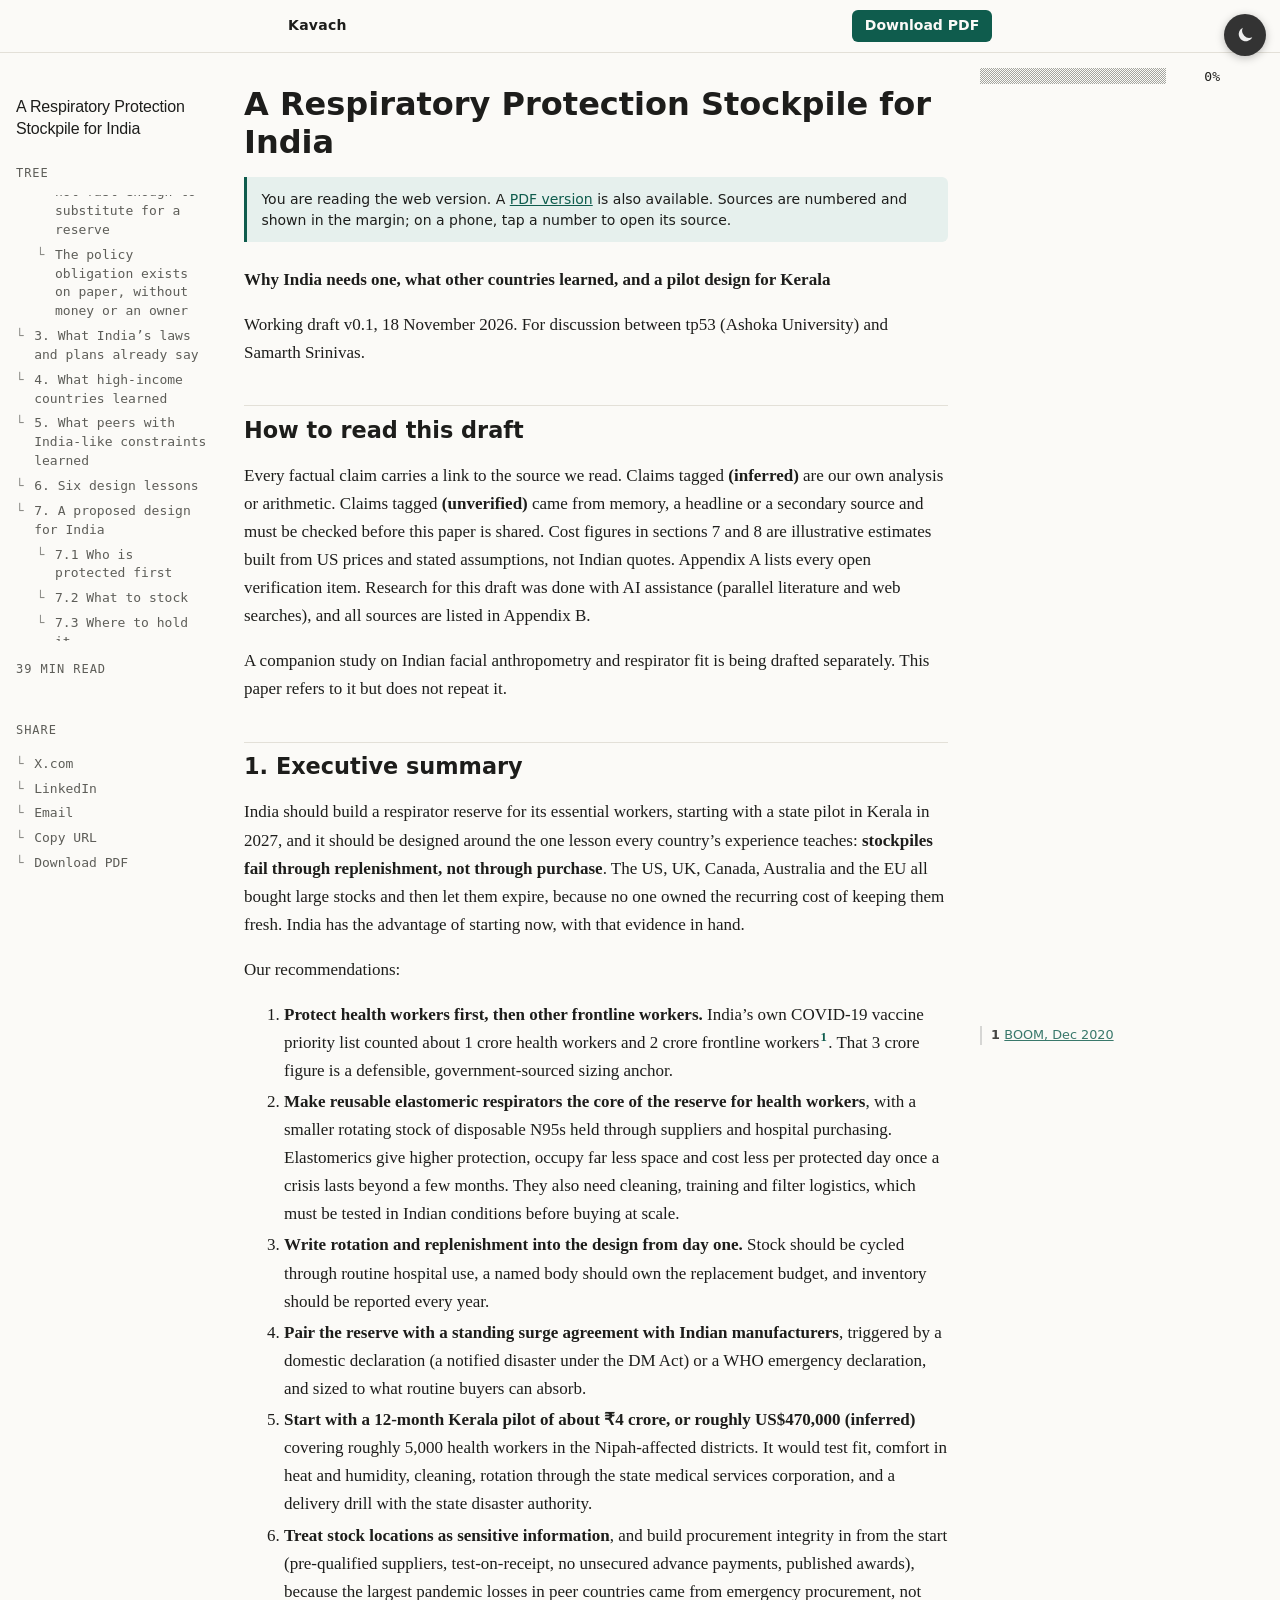
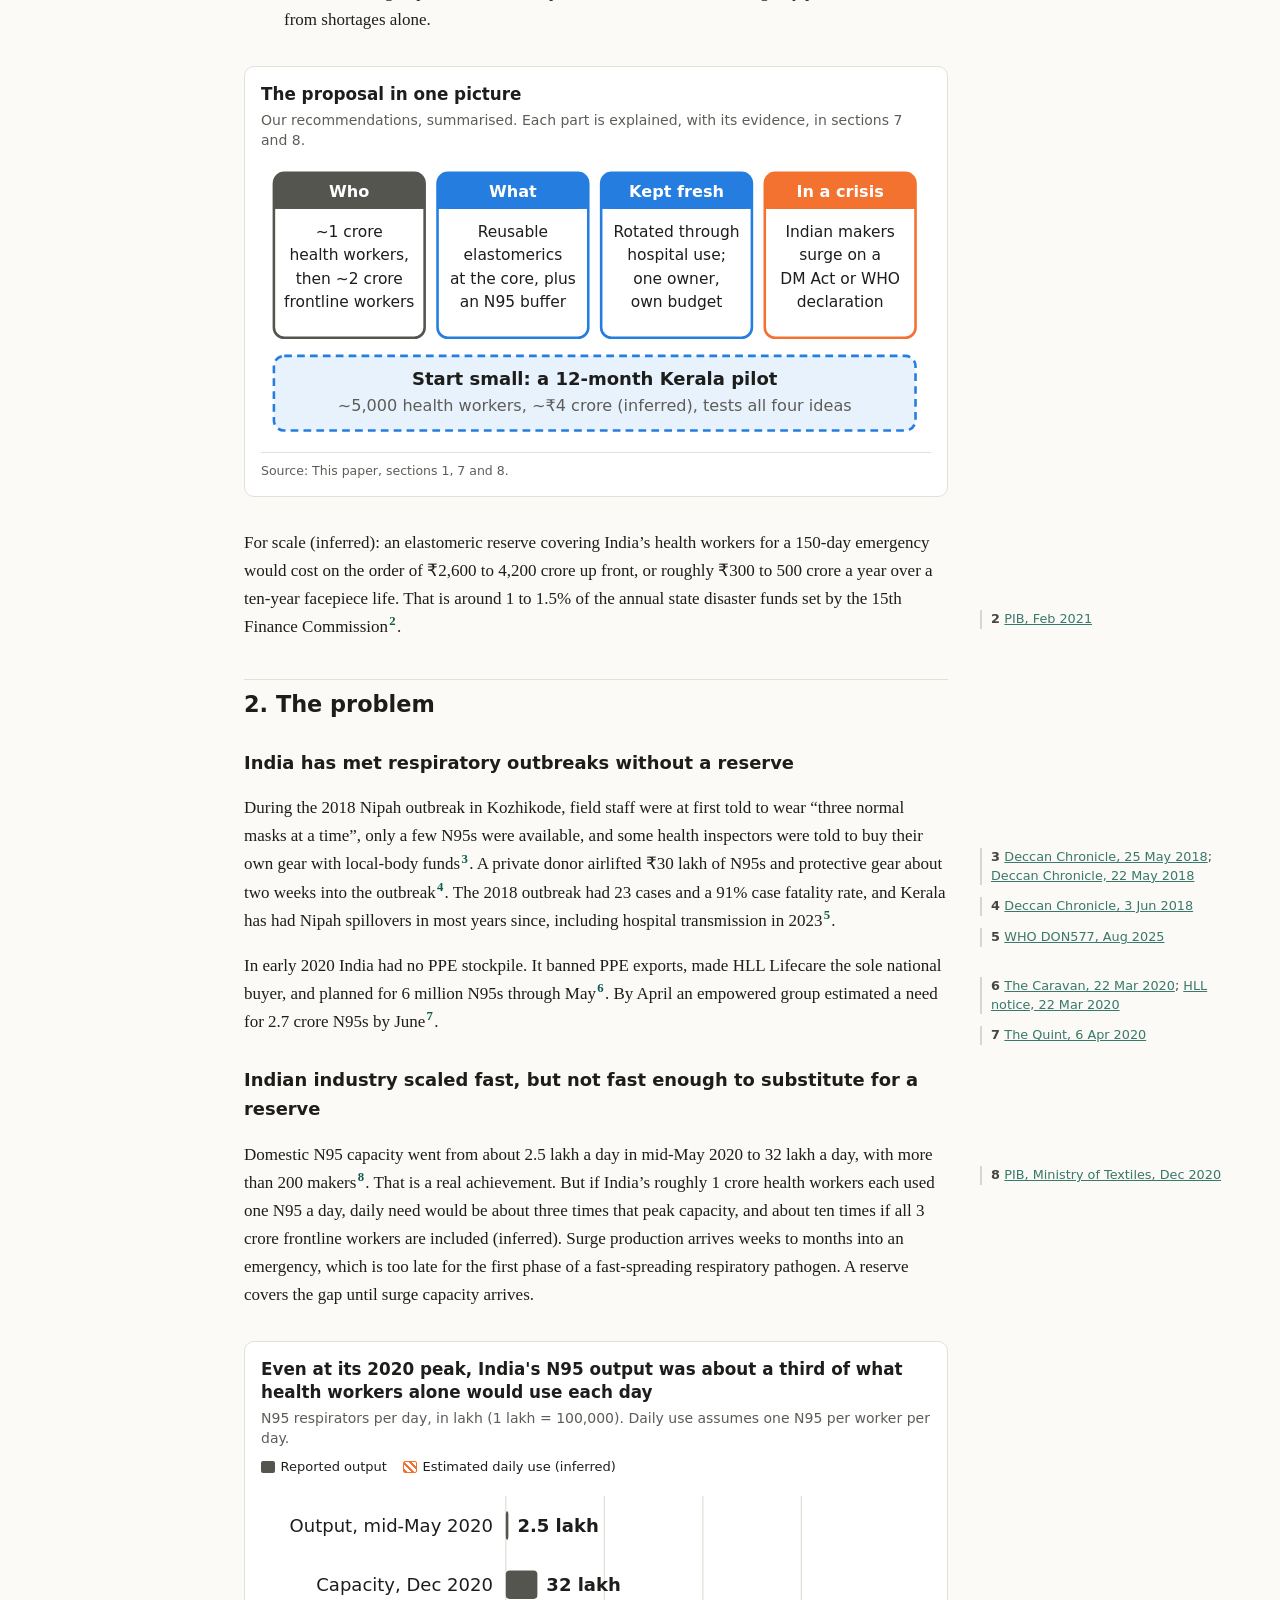
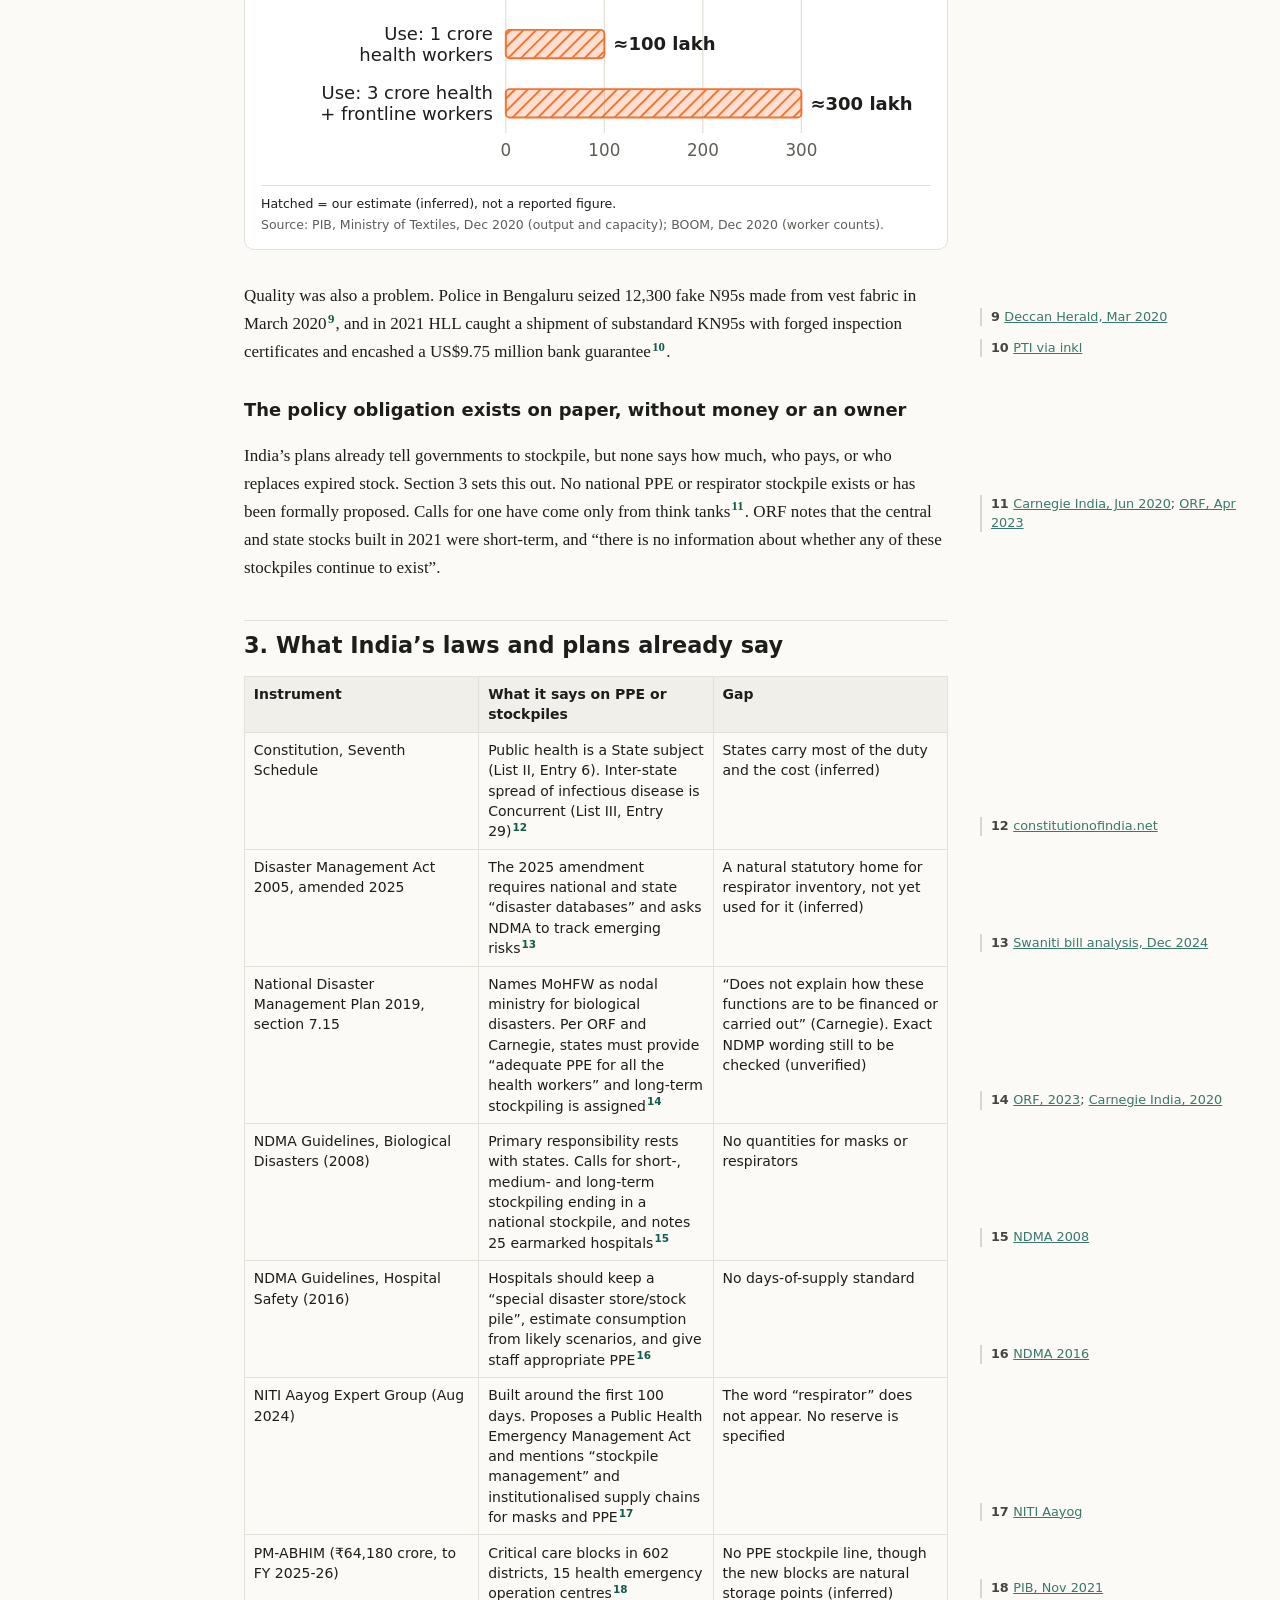
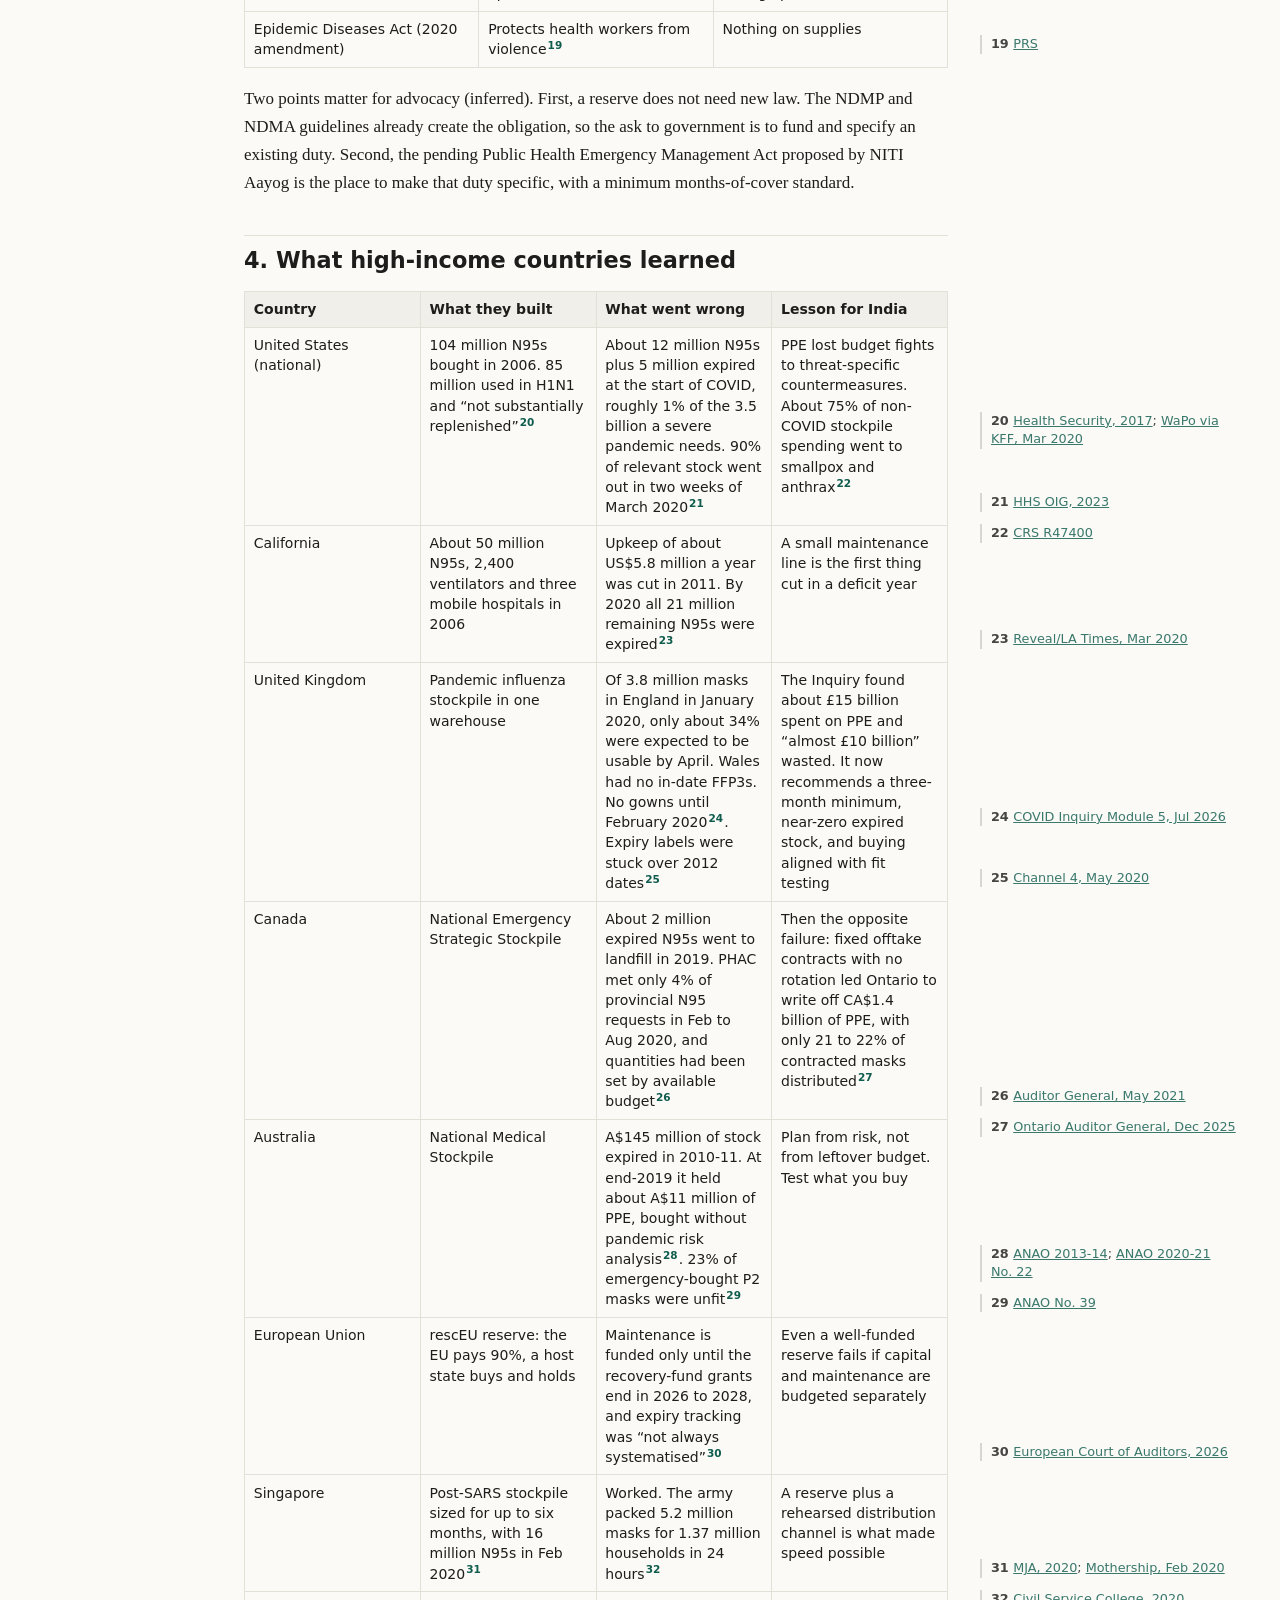
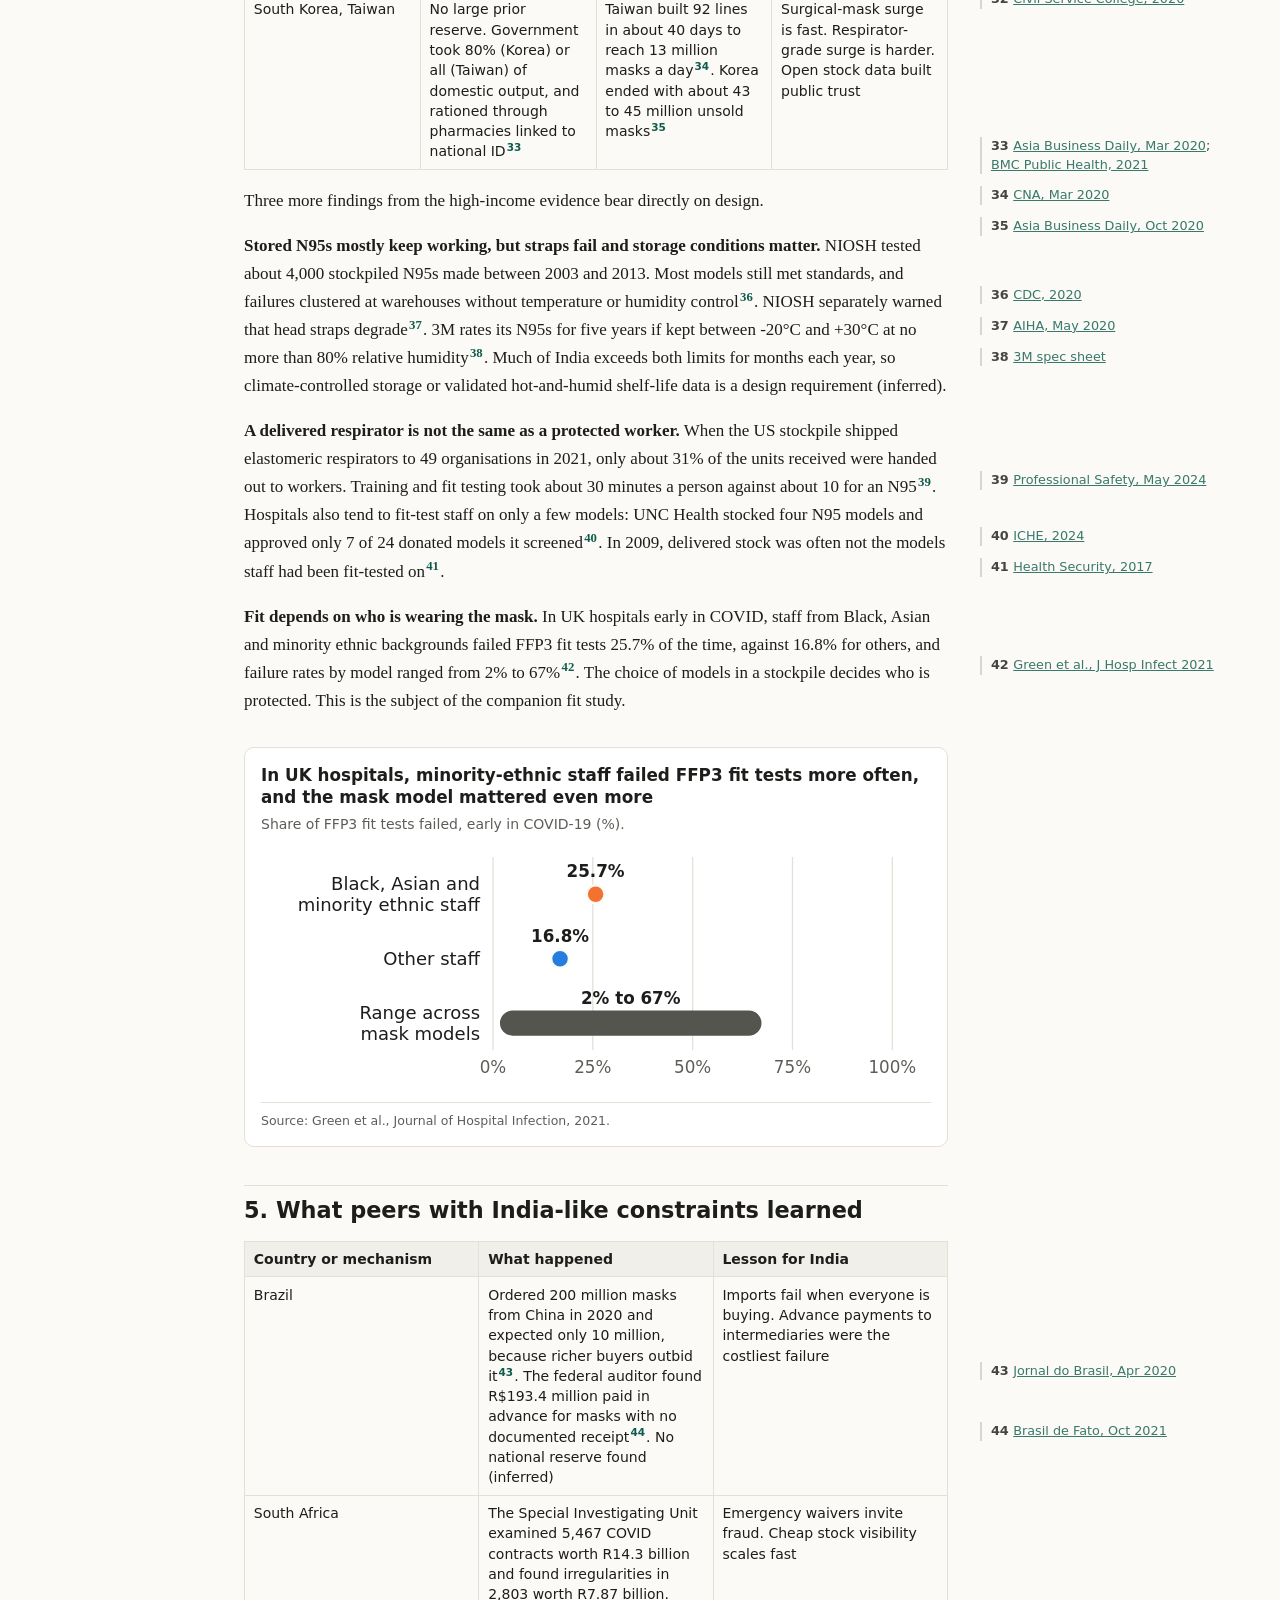
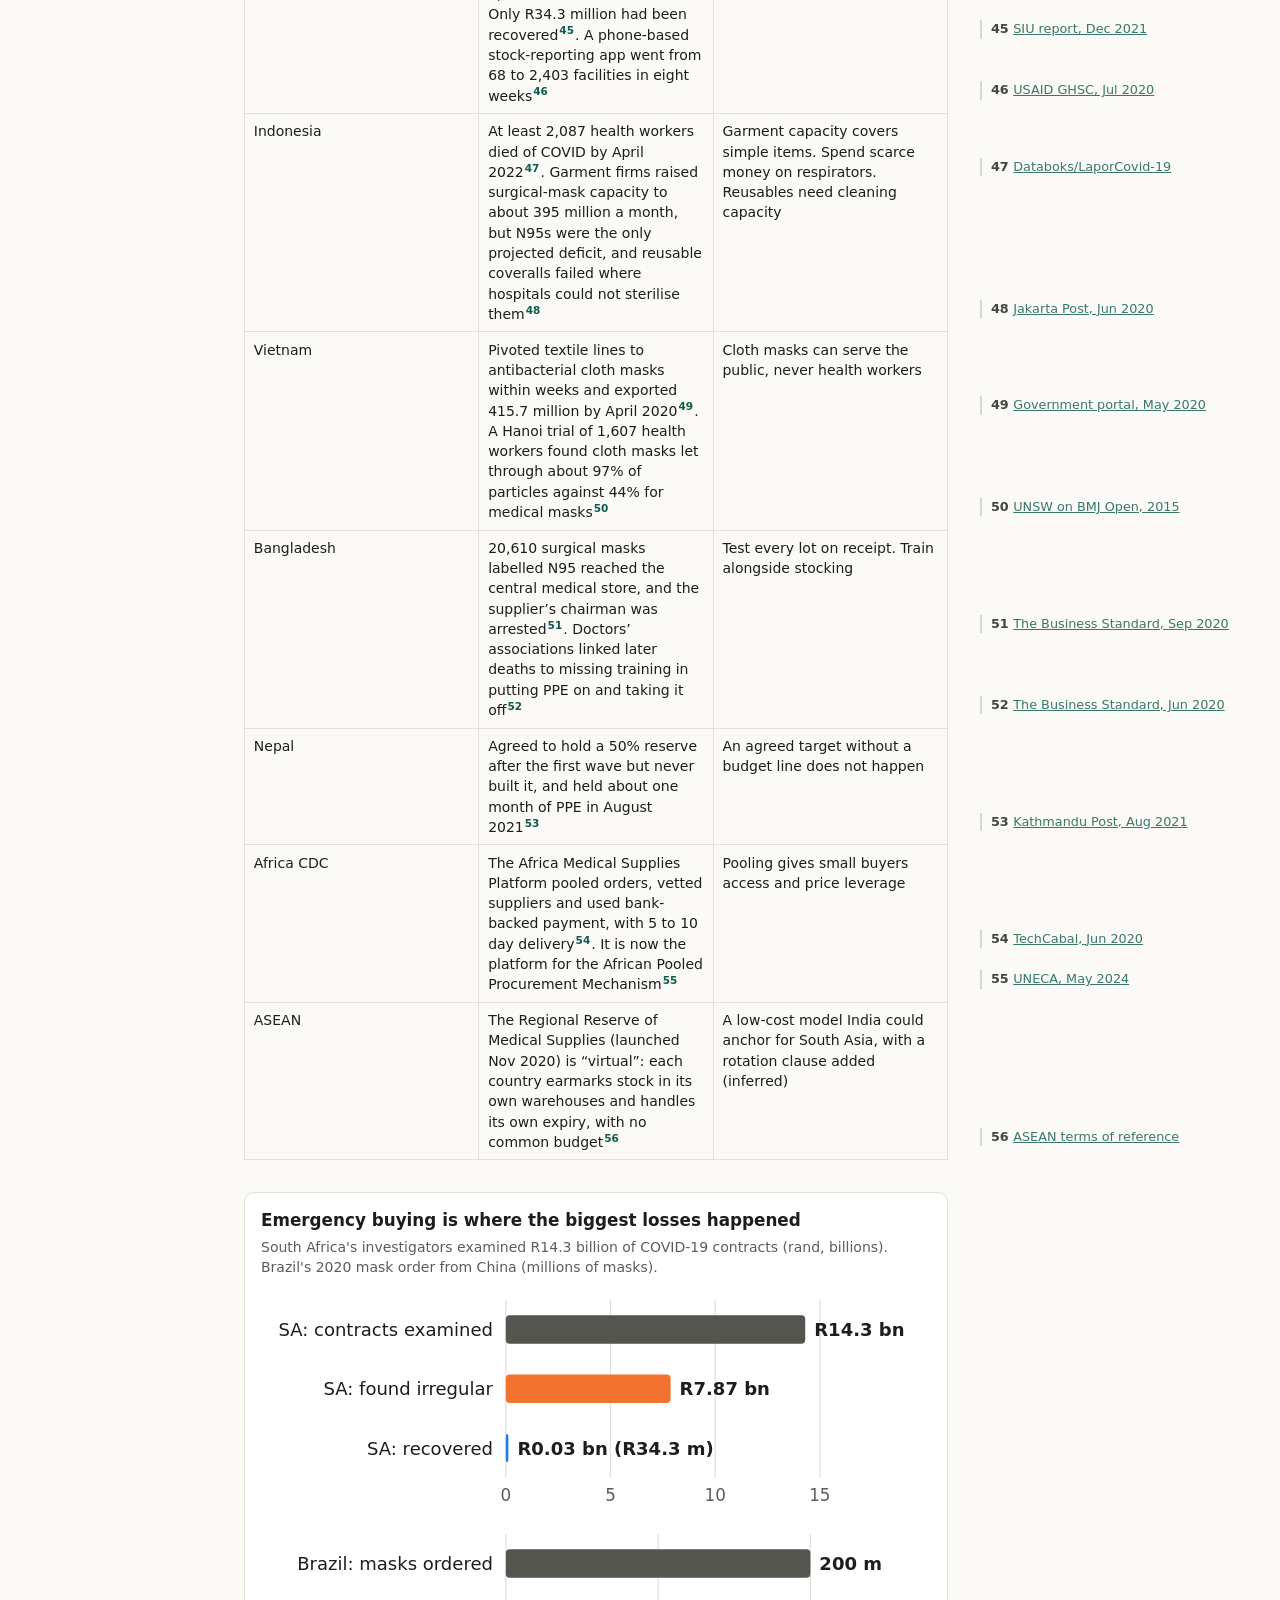
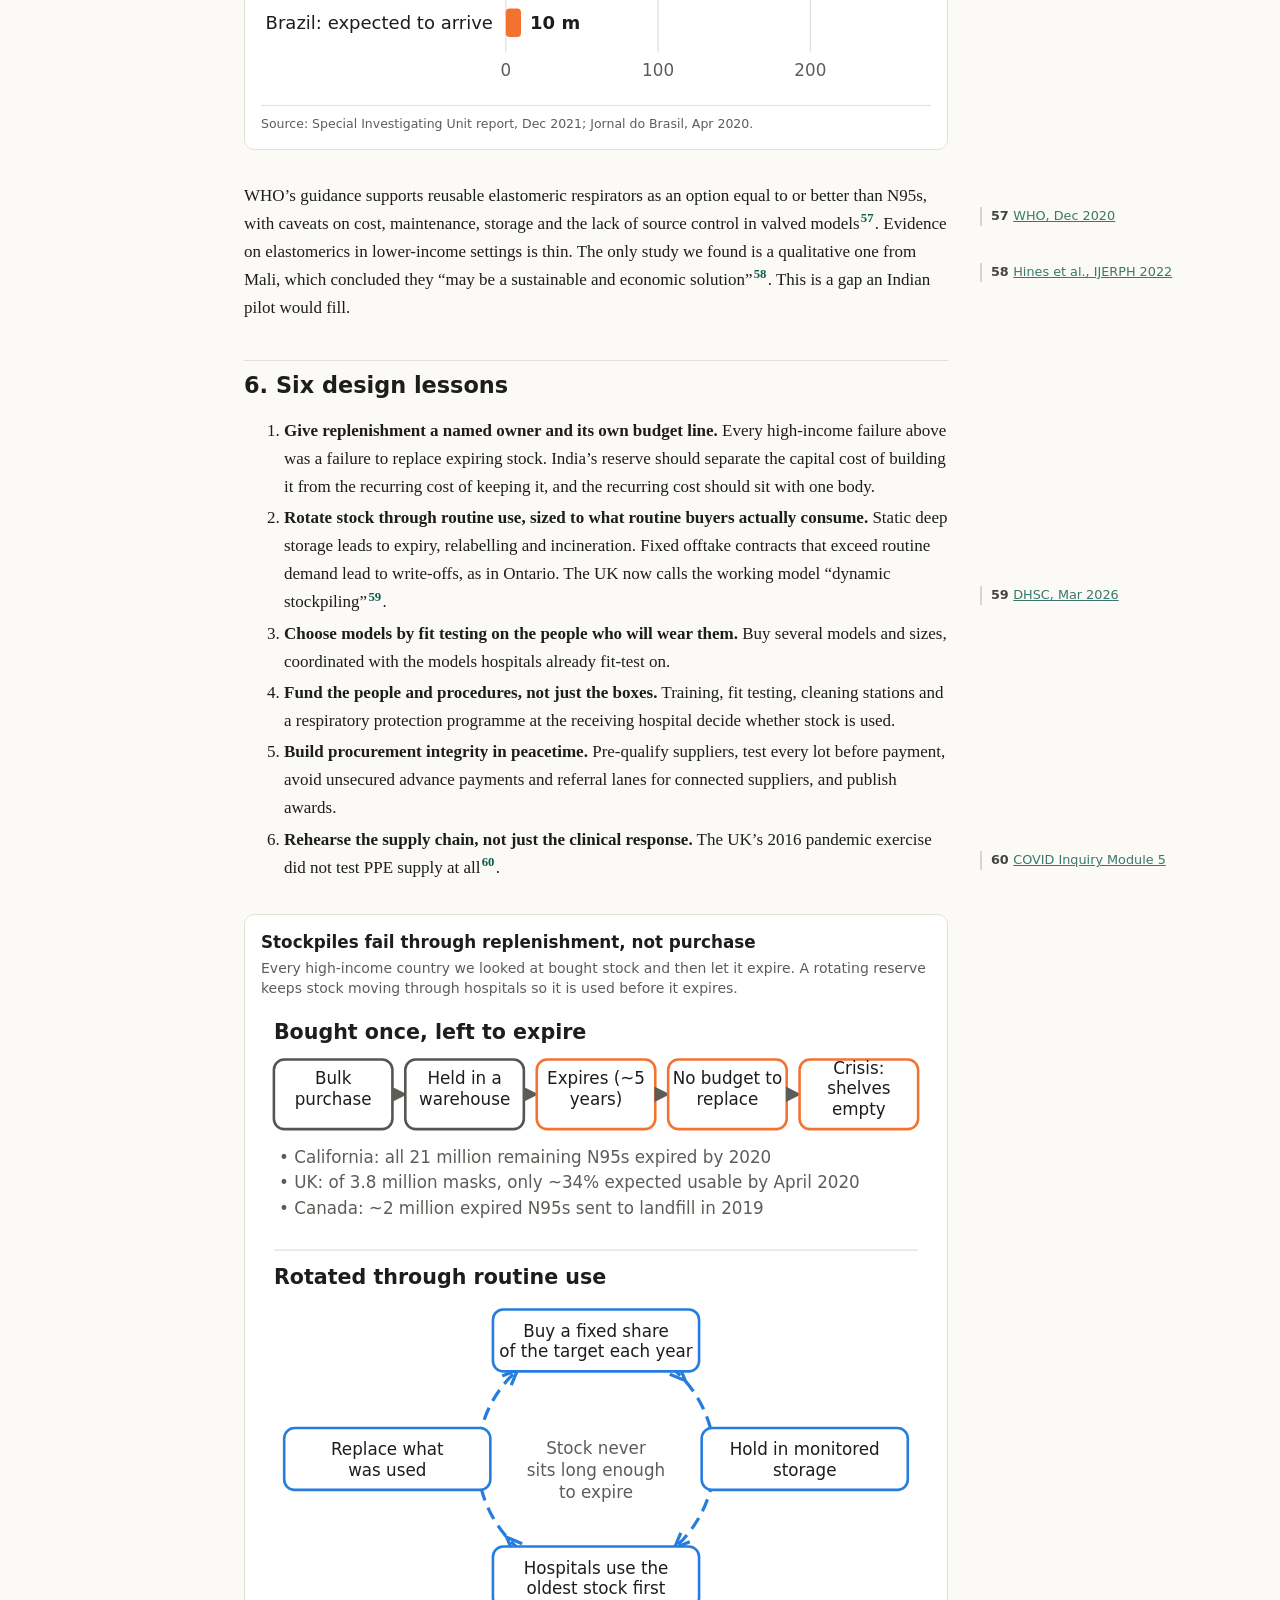
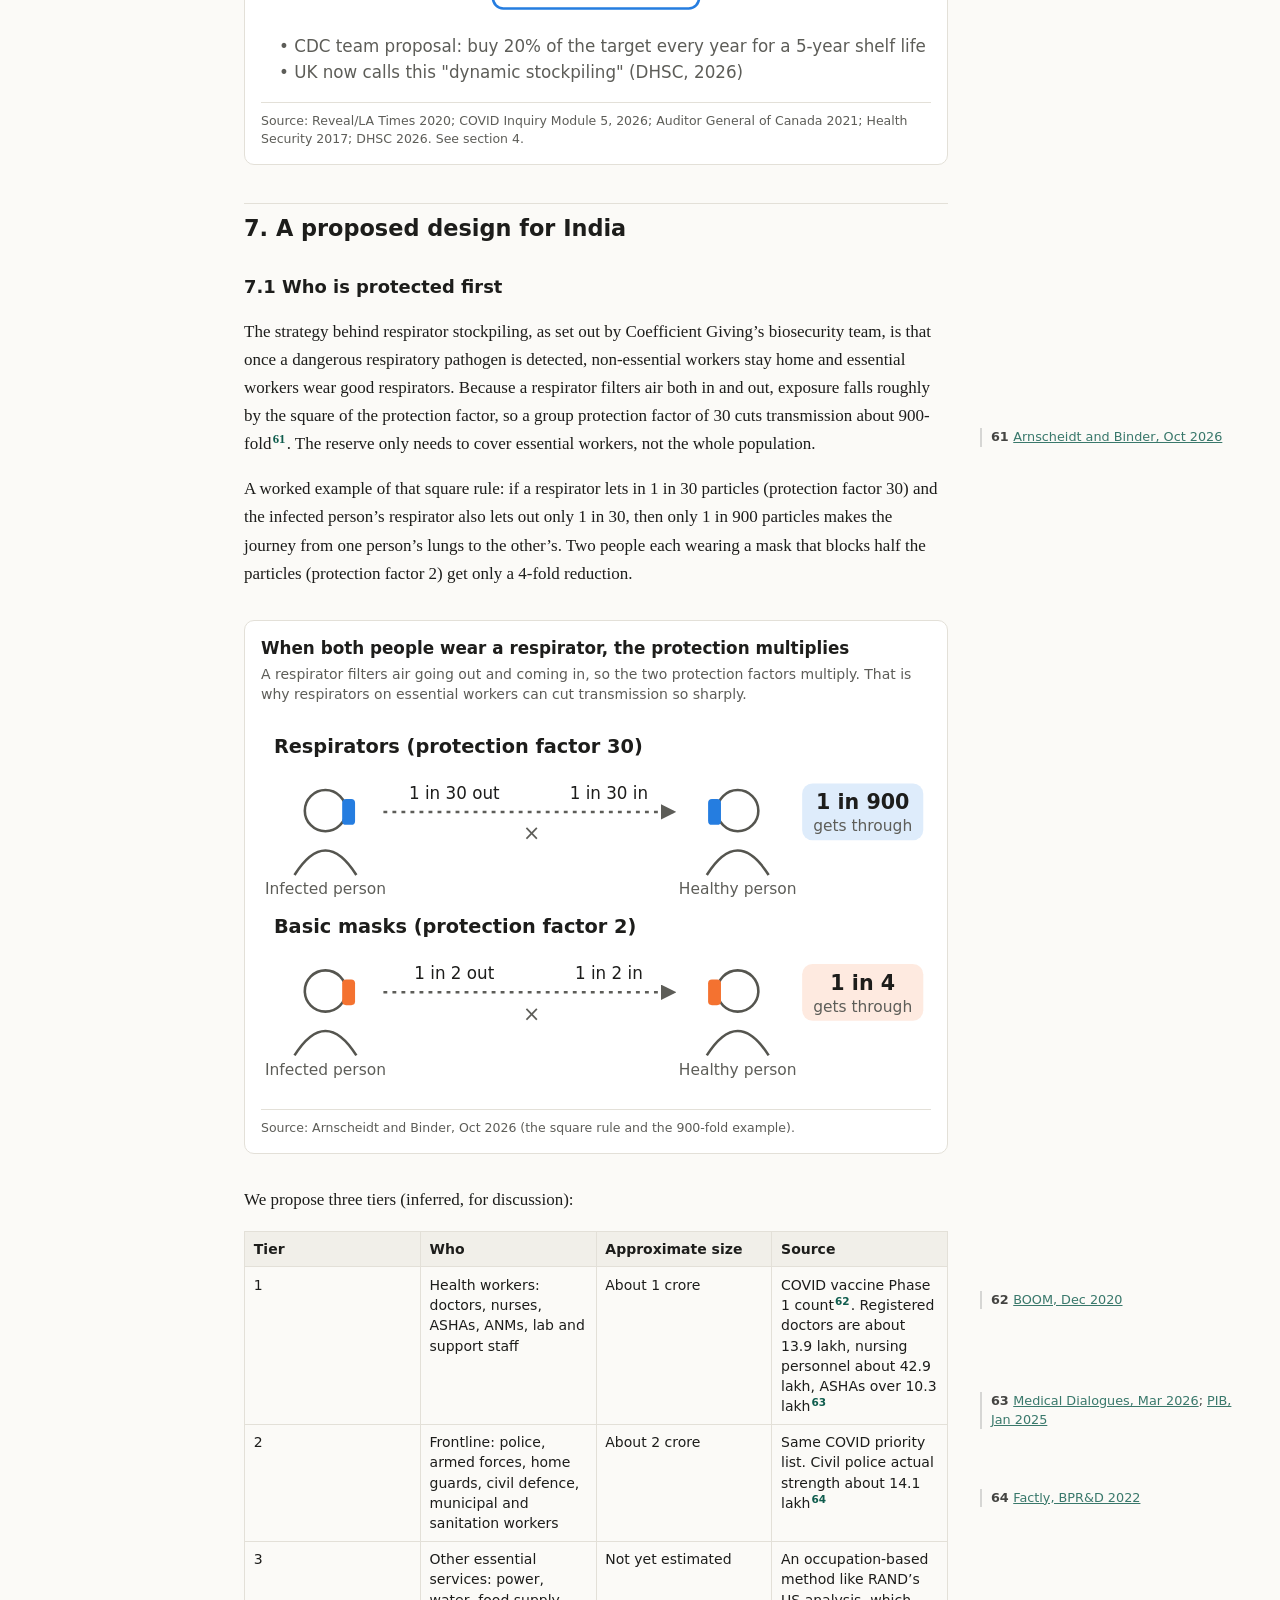
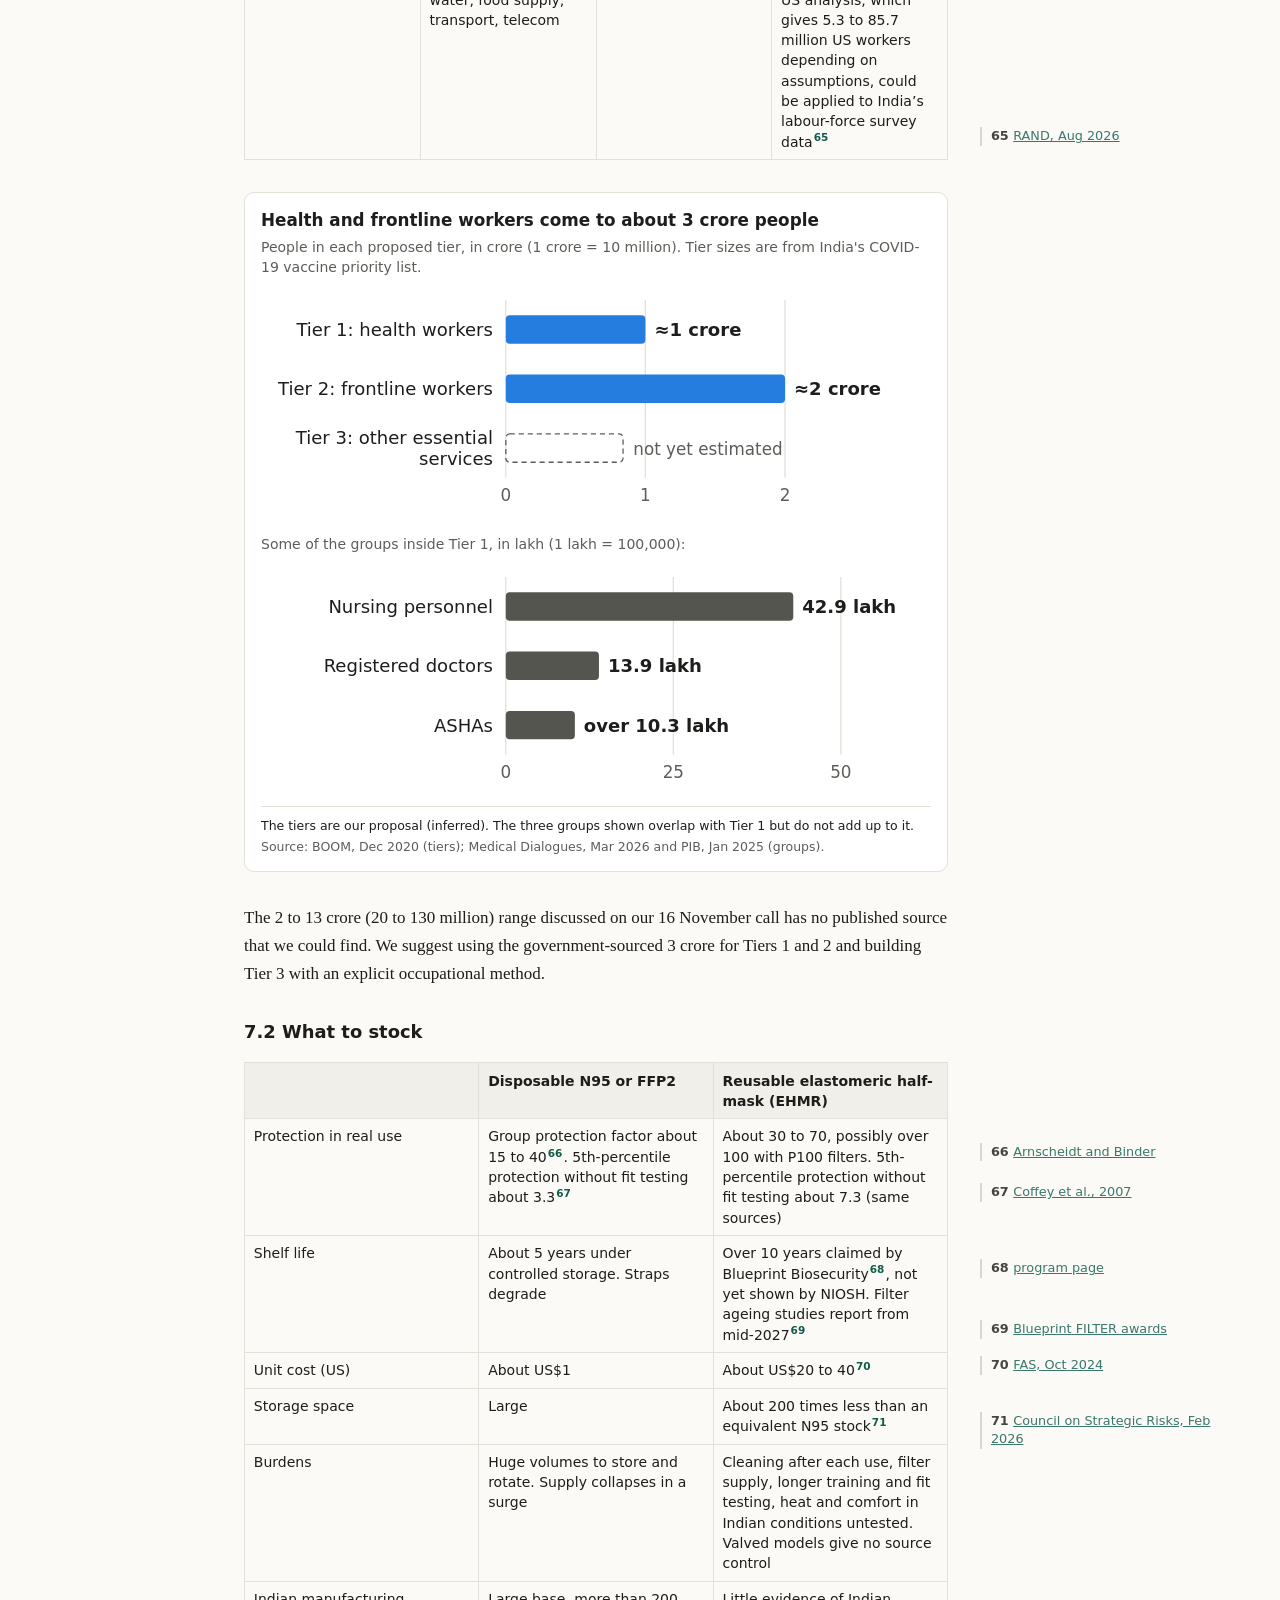
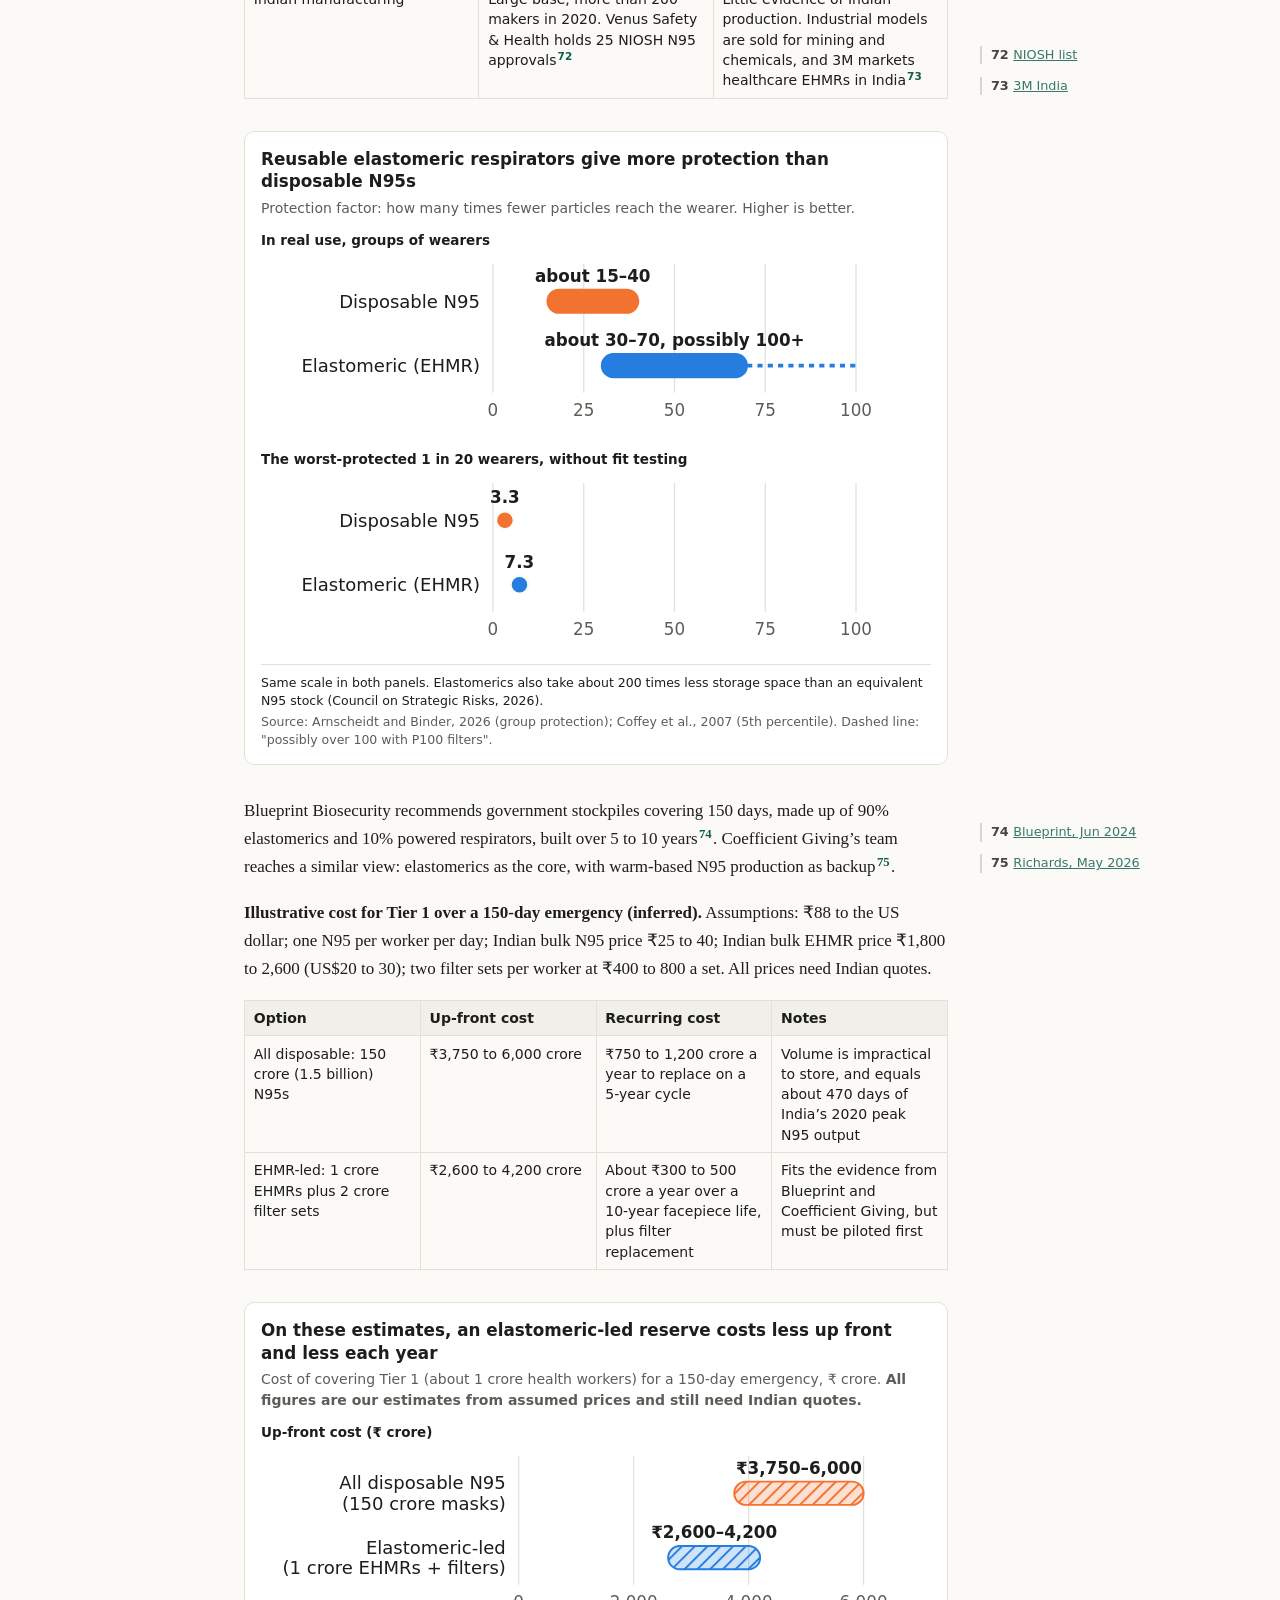
<file: white-paper/index.html>
<!doctype html>
<html lang="en">
<head>
<meta charset="utf-8">
<meta name="viewport" content="width=device-width,initial-scale=1">
<title>A Respiratory Protection Stockpile for India</title>
<meta name="description" content="Working draft v0.1: why India needs a respirator reserve, what other countries learned, and a pilot design for Kerala.">
<meta property="og:title" content="A Respiratory Protection Stockpile for India">
<meta property="og:description" content="Working draft v0.1: why India needs a respirator reserve, what other countries learned, and a pilot design for Kerala.">
<meta property="og:type" content="article">
<script>(function(){var t=null;try{t=localStorage.getItem('st-theme')}catch(e){}if(t!=='light'&&t!=='dark')t=window.matchMedia&&matchMedia('(prefers-color-scheme: dark)').matches?'dark':'light';document.documentElement.setAttribute('data-theme',t)})();</script>
<link rel="icon" href="/favicon.svg" type="image/svg+xml">
<link rel="stylesheet" href="/style.css?v=235761b1">
<link rel="stylesheet" href="/assets/theme.css?v=5cef7d51">
<link rel="stylesheet" href="/assets/sidenotes.css?v=9be10408">
<link rel="stylesheet" href="/assets/essay-tree.css?v=7ae6ae19">
</head>
<body>
<button type="button" class="theme-toggle" aria-label="Switch theme"><svg class="theme-toggle-moon" viewBox="0 0 24 24" width="20" height="20" aria-hidden="true"><path fill="currentColor" d="M20.7 14.6A8.5 8.5 0 0 1 9.4 3.3a8.5 8.5 0 1 0 11.3 11.3z"/></svg><svg class="theme-toggle-sun" viewBox="0 0 24 24" width="20" height="20" aria-hidden="true"><circle cx="12" cy="12" r="4.5" fill="currentColor"/><path stroke="currentColor" stroke-width="2" stroke-linecap="round" d="M12 1.5v2.5M12 20v2.5M1.5 12H4M20 12h2.5M4.6 4.6l1.8 1.8M17.6 17.6l1.8 1.8M4.6 19.4l1.8-1.8M17.6 6.4l1.8-1.8"/></svg></button>
<header class="bar"><div class="in"><a class="home" href="/">Kavach</a><a class="pdf" href="india-respirator-stockpile-white-paper-v0.1.pdf" download>Download PDF</a></div></header>
<main id="main">
<div class="page__content">
<h1>A Respiratory Protection Stockpile for India</h1>
<p class="status noprint">You are reading the web version. A <a href="india-respirator-stockpile-white-paper-v0.1.pdf">PDF version</a> is also available. Sources are numbered and shown in the margin; on a phone, tap a number to open its source.</p>
<p><strong>Why India needs one, what other countries learned, and a pilot design for Kerala</strong></p>
<p>Working draft v0.1, 18 November 2026. For discussion between tp53 (Ashoka University) and Samarth Srinivas.</p>
<h2 id="how-to-read-this-draft">How to read this draft</h2>
<p>Every factual claim carries a link to the source we read. Claims tagged <strong>(inferred)</strong> are our own analysis or arithmetic. Claims tagged <strong>(unverified)</strong> came from memory, a headline or a secondary source and must be checked before this paper is shared. Cost figures in sections 7 and 8 are illustrative estimates built from US prices and stated assumptions, not Indian quotes. Appendix A lists every open verification item. Research for this draft was done with AI assistance (parallel literature and web searches), and all sources are listed in Appendix B.</p>
<p>A companion study on Indian facial anthropometry and respirator fit is being drafted separately. This paper refers to it but does not repeat it.</p>
<h2 id="executive-summary">1. Executive summary</h2>
<p>India should build a respirator reserve for its essential workers, starting with a state pilot in Kerala in 2027, and it should be designed around the one lesson every country’s experience teaches: <strong>stockpiles fail through replenishment, not through purchase</strong>. The US, UK, Canada, Australia and the EU all bought large stocks and then let them expire, because no one owned the recurring cost of keeping them fresh. India has the advantage of starting now, with that evidence in hand.</p>
<p>Our recommendations:</p>
<ol type="1">
<li><strong>Protect health workers first, then other frontline workers.</strong> India’s own COVID-19 vaccine priority list counted about 1 crore health workers and 2 crore frontline workers<sup id="fnref:1" role="doc-noteref"><a href="#fn:1" class="footnote" rel="footnote">1</a></sup>. That 3 crore figure is a defensible, government-sourced sizing anchor.</li>
<li><strong>Make reusable elastomeric respirators the core of the reserve for health workers</strong>, with a smaller rotating stock of disposable N95s held through suppliers and hospital purchasing. Elastomerics give higher protection, occupy far less space and cost less per protected day once a crisis lasts beyond a few months. They also need cleaning, training and filter logistics, which must be tested in Indian conditions before buying at scale.</li>
<li><strong>Write rotation and replenishment into the design from day one.</strong> Stock should be cycled through routine hospital use, a named body should own the replacement budget, and inventory should be reported every year.</li>
<li><strong>Pair the reserve with a standing surge agreement with Indian manufacturers</strong>, triggered by a domestic declaration (a notified disaster under the DM Act) or a WHO emergency declaration, and sized to what routine buyers can absorb.</li>
<li><strong>Start with a 12-month Kerala pilot of about ₹4 crore, or roughly US$470,000 (inferred)</strong> covering roughly 5,000 health workers in the Nipah-affected districts. It would test fit, comfort in heat and humidity, cleaning, rotation through the state medical services corporation, and a delivery drill with the state disaster authority.</li>
<li><strong>Treat stock locations as sensitive information</strong>, and build procurement integrity in from the start (pre-qualified suppliers, test-on-receipt, no unsecured advance payments, published awards), because the largest pandemic losses in peer countries came from emergency procurement, not from shortages alone.</li>
</ol>


<figure class="fig" id="fig-plan">
<p class="fig-title">The proposal in one picture</p>
<p class="fig-sub">Our recommendations, summarised. Each part is explained, with its evidence, in sections 7 and 8.</p>
<div class="fig-body"><svg class="chart" viewBox="0 0 520 220" role="img" aria-label="The proposal in one picture" font-family="system-ui,-apple-system,Segoe UI,Roboto,sans-serif" xmlns="http://www.w3.org/2000/svg"><rect x="10" y="10" width="117" height="128" rx="8" fill="var(--card)" stroke="var(--ink)" stroke-width="2"/><rect x="10" y="10" width="117" height="28" rx="8" fill="var(--ink)"/><rect x="10" y="30" width="117" height="8" fill="var(--ink)"/><text x="68.5" y="29" class="inv" text-anchor="middle" font-size="12.5" font-weight="700" >Who</text><text x="68.5" y="60" class="t" text-anchor="middle" font-size="12" >~1 crore</text><text x="68.5" y="78" class="t" text-anchor="middle" font-size="12" >health workers,</text><text x="68.5" y="96" class="t" text-anchor="middle" font-size="12" >then ~2 crore</text><text x="68.5" y="114" class="t" text-anchor="middle" font-size="12" >frontline workers</text><rect x="137" y="10" width="117" height="128" rx="8" fill="var(--card)" stroke="var(--s1)" stroke-width="2"/><rect x="137" y="10" width="117" height="28" rx="8" fill="var(--s1)"/><rect x="137" y="30" width="117" height="8" fill="var(--s1)"/><text x="195.5" y="29" class="inv" text-anchor="middle" font-size="12.5" font-weight="700" >What</text><text x="195.5" y="60" class="t" text-anchor="middle" font-size="12" >Reusable</text><text x="195.5" y="78" class="t" text-anchor="middle" font-size="12" >elastomerics</text><text x="195.5" y="96" class="t" text-anchor="middle" font-size="12" >at the core, plus</text><text x="195.5" y="114" class="t" text-anchor="middle" font-size="12" >an N95 buffer</text><rect x="264" y="10" width="117" height="128" rx="8" fill="var(--card)" stroke="var(--s1)" stroke-width="2"/><rect x="264" y="10" width="117" height="28" rx="8" fill="var(--s1)"/><rect x="264" y="30" width="117" height="8" fill="var(--s1)"/><text x="322.5" y="29" class="inv" text-anchor="middle" font-size="12.5" font-weight="700" >Kept fresh</text><text x="322.5" y="60" class="t" text-anchor="middle" font-size="12" >Rotated through</text><text x="322.5" y="78" class="t" text-anchor="middle" font-size="12" >hospital use;</text><text x="322.5" y="96" class="t" text-anchor="middle" font-size="12" >one owner,</text><text x="322.5" y="114" class="t" text-anchor="middle" font-size="12" >own budget</text><rect x="391" y="10" width="117" height="128" rx="8" fill="var(--card)" stroke="var(--s2)" stroke-width="2"/><rect x="391" y="10" width="117" height="28" rx="8" fill="var(--s2)"/><rect x="391" y="30" width="117" height="8" fill="var(--s2)"/><text x="449.5" y="29" class="inv" text-anchor="middle" font-size="12.5" font-weight="700" >In a crisis</text><text x="449.5" y="60" class="t" text-anchor="middle" font-size="12" >Indian makers</text><text x="449.5" y="78" class="t" text-anchor="middle" font-size="12" >surge on a</text><text x="449.5" y="96" class="t" text-anchor="middle" font-size="12" >DM Act or WHO</text><text x="449.5" y="114" class="t" text-anchor="middle" font-size="12" >declaration</text><rect x="10" y="152" width="498" height="58" rx="8" fill="var(--s1)" fill-opacity=".1" stroke="var(--s1)" stroke-width="2" stroke-dasharray="6 4"/><text x="259" y="175" class="t" text-anchor="middle" font-size="14" font-weight="700" >Start small: a 12-month Kerala pilot</text><text x="259" y="195" class="m" text-anchor="middle" font-size="12.5" >~5,000 health workers, ~₹4 crore (inferred), tests all four ideas</text></svg></div>
<figcaption><p class="fig-src">Source: This paper, sections 1, 7 and 8.</p></figcaption>
</figure>


<p>For scale (inferred): an elastomeric reserve covering India’s health workers for a 150-day emergency would cost on the order of ₹2,600 to 4,200 crore up front, or roughly ₹300 to 500 crore a year over a ten-year facepiece life. That is around 1 to 1.5% of the annual state disaster funds set by the 15th Finance Commission<sup id="fnref:2" role="doc-noteref"><a href="#fn:2" class="footnote" rel="footnote">2</a></sup>.</p>
<h2 id="the-problem">2. The problem</h2>
<h3 id="india-has-met-respiratory-outbreaks-without-a-reserve">India has met respiratory outbreaks without a reserve</h3>
<p>During the 2018 Nipah outbreak in Kozhikode, field staff were at first told to wear “three normal masks at a time”, only a few N95s were available, and some health inspectors were told to buy their own gear with local-body funds<sup id="fnref:3" role="doc-noteref"><a href="#fn:3" class="footnote" rel="footnote">3</a></sup>. A private donor airlifted ₹30 lakh of N95s and protective gear about two weeks into the outbreak<sup id="fnref:4" role="doc-noteref"><a href="#fn:4" class="footnote" rel="footnote">4</a></sup>. The 2018 outbreak had 23 cases and a 91% case fatality rate, and Kerala has had Nipah spillovers in most years since, including hospital transmission in 2023<sup id="fnref:5" role="doc-noteref"><a href="#fn:5" class="footnote" rel="footnote">5</a></sup>.</p>
<p>In early 2020 India had no PPE stockpile. It banned PPE exports, made HLL Lifecare the sole national buyer, and planned for 6 million N95s through May<sup id="fnref:6" role="doc-noteref"><a href="#fn:6" class="footnote" rel="footnote">6</a></sup>. By April an empowered group estimated a need for 2.7 crore N95s by June<sup id="fnref:7" role="doc-noteref"><a href="#fn:7" class="footnote" rel="footnote">7</a></sup>.</p>
<h3 id="indian-industry-scaled-fast-but-not-fast-enough-to-substitute-for-a-reserve">Indian industry scaled fast, but not fast enough to substitute for a reserve</h3>
<p>Domestic N95 capacity went from about 2.5 lakh a day in mid-May 2020 to 32 lakh a day, with more than 200 makers<sup id="fnref:8" role="doc-noteref"><a href="#fn:8" class="footnote" rel="footnote">8</a></sup>. That is a real achievement. But if India’s roughly 1 crore health workers each used one N95 a day, daily need would be about three times that peak capacity, and about ten times if all 3 crore frontline workers are included (inferred). Surge production arrives weeks to months into an emergency, which is too late for the first phase of a fast-spreading respiratory pathogen. A reserve covers the gap until surge capacity arrives.</p>


<figure class="fig" id="fig-output">
<p class="fig-title">Even at its 2020 peak, India&#x27;s N95 output was about a third of what health workers alone would use each day</p>
<p class="fig-sub">N95 respirators per day, in lakh (1 lakh = 100,000). Daily use assumes one N95 per worker per day.</p>
<div class="fig-legend"><span><i class="sw" style="--c:var(--ink)"></i>Reported output</span><span><i class="sw hatch" style="--c:var(--s2)"></i>Estimated daily use (inferred)</span></div><div class="fig-body"><svg class="chart" viewBox="0 0 520 228" role="img" aria-label="Bar chart of N95 output versus daily need" font-family="system-ui,-apple-system,Segoe UI,Roboto,sans-serif" xmlns="http://www.w3.org/2000/svg"><defs><pattern id="h10" width="7" height="7" patternUnits="userSpaceOnUse" patternTransform="rotate(45)"><rect width="7" height="7" fill="var(--s2)" opacity=".22"/><line x1="0" y1="0" x2="0" y2="7" stroke="var(--s2)" stroke-width="3"/></pattern></defs><line x1="190.0" x2="190.0" y1="10" y2="194" class="grid"/><text x="190.0" y="212" class="m" text-anchor="middle" font-size="13" >0</text><line x1="266.5" x2="266.5" y1="10" y2="194" class="grid"/><text x="266.47058823529414" y="212" class="m" text-anchor="middle" font-size="13" >100</text><line x1="342.9" x2="342.9" y1="10" y2="194" class="grid"/><text x="342.94117647058823" y="212" class="m" text-anchor="middle" font-size="13" >200</text><line x1="419.4" x2="419.4" y1="10" y2="194" class="grid"/><text x="419.4117647058823" y="212" class="m" text-anchor="middle" font-size="13" >300</text><text x="180" y="38.0" class="t" text-anchor="end" font-size="14" >Output, mid-May 2020</text><rect x="190" y="22.0" width="2.0" height="22" rx="3" fill="var(--ink)"><title>Output, mid-May 2020: 2.5 lakh</title></rect><text x="199" y="38.0" class="t" text-anchor="start" font-size="14" font-weight="600" >2.5 lakh</text><text x="180" y="84.0" class="t" text-anchor="end" font-size="14" >Capacity, Dec 2020</text><rect x="190" y="68.0" width="24.5" height="22" rx="3" fill="var(--ink)"><title>Capacity, Dec 2020: 32 lakh</title></rect><text x="221.47058823529412" y="84.0" class="t" text-anchor="start" font-size="14" font-weight="600" >32 lakh</text><text x="180" y="122.0" class="t" text-anchor="end" font-size="14" >Use: 1 crore</text><text x="180" y="138.0" class="t" text-anchor="end" font-size="14" >health workers</text><rect x="190" y="114.0" width="76.5" height="22" rx="3" fill="url(#h10)" stroke="var(--s2)" stroke-width="1.5"><title>Use: 1 crore health workers: ≈100 lakh</title></rect><text x="273.47058823529414" y="130.0" class="t" text-anchor="start" font-size="14" font-weight="600" >≈100 lakh</text><text x="180" y="168.0" class="t" text-anchor="end" font-size="14" >Use: 3 crore health</text><text x="180" y="184.0" class="t" text-anchor="end" font-size="14" >+ frontline workers</text><rect x="190" y="160.0" width="229.4" height="22" rx="3" fill="url(#h10)" stroke="var(--s2)" stroke-width="1.5"><title>Use: 3 crore health + frontline workers: ≈300 lakh</title></rect><text x="426.4117647058823" y="176.0" class="t" text-anchor="start" font-size="14" font-weight="600" >≈300 lakh</text></svg></div>
<figcaption><p class="fig-note">Hatched = our estimate (inferred), not a reported figure.</p><p class="fig-src">Source: PIB, Ministry of Textiles, Dec 2020 (output and capacity); BOOM, Dec 2020 (worker counts).</p></figcaption>
</figure>


<p>Quality was also a problem. Police in Bengaluru seized 12,300 fake N95s made from vest fabric in March 2020<sup id="fnref:9" role="doc-noteref"><a href="#fn:9" class="footnote" rel="footnote">9</a></sup>, and in 2021 HLL caught a shipment of substandard KN95s with forged inspection certificates and encashed a US$9.75 million bank guarantee<sup id="fnref:10" role="doc-noteref"><a href="#fn:10" class="footnote" rel="footnote">10</a></sup>.</p>
<h3 id="the-policy-obligation-exists-on-paper-without-money-or-an-owner">The policy obligation exists on paper, without money or an owner</h3>
<p>India’s plans already tell governments to stockpile, but none says how much, who pays, or who replaces expired stock. Section 3 sets this out. No national PPE or respirator stockpile exists or has been formally proposed. Calls for one have come only from think tanks<sup id="fnref:11" role="doc-noteref"><a href="#fn:11" class="footnote" rel="footnote">11</a></sup>. ORF notes that the central and state stocks built in 2021 were short-term, and “there is no information about whether any of these stockpiles continue to exist”.</p>
<h2 id="what-indias-laws-and-plans-already-say">3. What India’s laws and plans already say</h2>
<div class="table-wrap"><table>
<colgroup>
<col style="width: 33%" />
<col style="width: 33%" />
<col style="width: 33%" />
</colgroup>
<thead>
<tr class="header">
<th>Instrument</th>
<th>What it says on PPE or stockpiles</th>
<th>Gap</th>
</tr>
</thead>
<tbody>
<tr class="odd">
<td>Constitution, Seventh Schedule</td>
<td>Public health is a State subject (List II, Entry 6). Inter-state spread of infectious disease is Concurrent (List III, Entry 29)<sup id="fnref:12" role="doc-noteref"><a href="#fn:12" class="footnote" rel="footnote">12</a></sup></td>
<td>States carry most of the duty and the cost (inferred)</td>
</tr>
<tr class="even">
<td>Disaster Management Act 2005, amended 2025</td>
<td>The 2025 amendment requires national and state “disaster databases” and asks NDMA to track emerging risks<sup id="fnref:13" role="doc-noteref"><a href="#fn:13" class="footnote" rel="footnote">13</a></sup></td>
<td>A natural statutory home for respirator inventory, not yet used for it (inferred)</td>
</tr>
<tr class="odd">
<td>National Disaster Management Plan 2019, section 7.15</td>
<td>Names MoHFW as nodal ministry for biological disasters. Per ORF and Carnegie, states must provide “adequate PPE for all the health workers” and long-term stockpiling is assigned<sup id="fnref:14" role="doc-noteref"><a href="#fn:14" class="footnote" rel="footnote">14</a></sup></td>
<td>“Does not explain how these functions are to be financed or carried out” (Carnegie). Exact NDMP wording still to be checked (unverified)</td>
</tr>
<tr class="even">
<td>NDMA Guidelines, Biological Disasters (2008)</td>
<td>Primary responsibility rests with states. Calls for short-, medium- and long-term stockpiling ending in a national stockpile, and notes 25 earmarked hospitals<sup id="fnref:15" role="doc-noteref"><a href="#fn:15" class="footnote" rel="footnote">15</a></sup></td>
<td>No quantities for masks or respirators</td>
</tr>
<tr class="odd">
<td>NDMA Guidelines, Hospital Safety (2016)</td>
<td>Hospitals should keep a “special disaster store/stock pile”, estimate consumption from likely scenarios, and give staff appropriate PPE<sup id="fnref:16" role="doc-noteref"><a href="#fn:16" class="footnote" rel="footnote">16</a></sup></td>
<td>No days-of-supply standard</td>
</tr>
<tr class="even">
<td>NITI Aayog Expert Group (Aug 2024)</td>
<td>Built around the first 100 days. Proposes a Public Health Emergency Management Act and mentions “stockpile management” and institutionalised supply chains for masks and PPE<sup id="fnref:17" role="doc-noteref"><a href="#fn:17" class="footnote" rel="footnote">17</a></sup></td>
<td>The word “respirator” does not appear. No reserve is specified</td>
</tr>
<tr class="odd">
<td>PM-ABHIM (₹64,180 crore, to FY 2025-26)</td>
<td>Critical care blocks in 602 districts, 15 health emergency operation centres<sup id="fnref:18" role="doc-noteref"><a href="#fn:18" class="footnote" rel="footnote">18</a></sup></td>
<td>No PPE stockpile line, though the new blocks are natural storage points (inferred)</td>
</tr>
<tr class="even">
<td>Epidemic Diseases Act (2020 amendment)</td>
<td>Protects health workers from violence<sup id="fnref:19" role="doc-noteref"><a href="#fn:19" class="footnote" rel="footnote">19</a></sup></td>
<td>Nothing on supplies</td>
</tr>
</tbody>
</table></div>
<p>Two points matter for advocacy (inferred). First, a reserve does not need new law. The NDMP and NDMA guidelines already create the obligation, so the ask to government is to fund and specify an existing duty. Second, the pending Public Health Emergency Management Act proposed by NITI Aayog is the place to make that duty specific, with a minimum months-of-cover standard.</p>
<h2 id="what-high-income-countries-learned">4. What high-income countries learned</h2>
<div class="table-wrap"><table>
<colgroup>
<col style="width: 25%" />
<col style="width: 25%" />
<col style="width: 25%" />
<col style="width: 25%" />
</colgroup>
<thead>
<tr class="header">
<th>Country</th>
<th>What they built</th>
<th>What went wrong</th>
<th>Lesson for India</th>
</tr>
</thead>
<tbody>
<tr class="odd">
<td>United States (national)</td>
<td>104 million N95s bought in 2006. 85 million used in H1N1 and “not substantially replenished”<sup id="fnref:20" role="doc-noteref"><a href="#fn:20" class="footnote" rel="footnote">20</a></sup></td>
<td>About 12 million N95s plus 5 million expired at the start of COVID, roughly 1% of the 3.5 billion a severe pandemic needs. 90% of relevant stock went out in two weeks of March 2020<sup id="fnref:21" role="doc-noteref"><a href="#fn:21" class="footnote" rel="footnote">21</a></sup></td>
<td>PPE lost budget fights to threat-specific countermeasures. About 75% of non-COVID stockpile spending went to smallpox and anthrax<sup id="fnref:22" role="doc-noteref"><a href="#fn:22" class="footnote" rel="footnote">22</a></sup></td>
</tr>
<tr class="even">
<td>California</td>
<td>About 50 million N95s, 2,400 ventilators and three mobile hospitals in 2006</td>
<td>Upkeep of about US$5.8 million a year was cut in 2011. By 2020 all 21 million remaining N95s were expired<sup id="fnref:23" role="doc-noteref"><a href="#fn:23" class="footnote" rel="footnote">23</a></sup></td>
<td>A small maintenance line is the first thing cut in a deficit year</td>
</tr>
<tr class="odd">
<td>United Kingdom</td>
<td>Pandemic influenza stockpile in one warehouse</td>
<td>Of 3.8 million masks in England in January 2020, only about 34% were expected to be usable by April. Wales had no in-date FFP3s. No gowns until February 2020<sup id="fnref:24" role="doc-noteref"><a href="#fn:24" class="footnote" rel="footnote">24</a></sup>. Expiry labels were stuck over 2012 dates<sup id="fnref:25" role="doc-noteref"><a href="#fn:25" class="footnote" rel="footnote">25</a></sup></td>
<td>The Inquiry found about £15 billion spent on PPE and “almost £10 billion” wasted. It now recommends a three-month minimum, near-zero expired stock, and buying aligned with fit testing</td>
</tr>
<tr class="even">
<td>Canada</td>
<td>National Emergency Strategic Stockpile</td>
<td>About 2 million expired N95s went to landfill in 2019. PHAC met only 4% of provincial N95 requests in Feb to Aug 2020, and quantities had been set by available budget<sup id="fnref:26" role="doc-noteref"><a href="#fn:26" class="footnote" rel="footnote">26</a></sup></td>
<td>Then the opposite failure: fixed offtake contracts with no rotation led Ontario to write off CA$1.4 billion of PPE, with only 21 to 22% of contracted masks distributed<sup id="fnref:27" role="doc-noteref"><a href="#fn:27" class="footnote" rel="footnote">27</a></sup></td>
</tr>
<tr class="odd">
<td>Australia</td>
<td>National Medical Stockpile</td>
<td>A$145 million of stock expired in 2010-11. At end-2019 it held about A$11 million of PPE, bought without pandemic risk analysis<sup id="fnref:28" role="doc-noteref"><a href="#fn:28" class="footnote" rel="footnote">28</a></sup>. 23% of emergency-bought P2 masks were unfit<sup id="fnref:29" role="doc-noteref"><a href="#fn:29" class="footnote" rel="footnote">29</a></sup></td>
<td>Plan from risk, not from leftover budget. Test what you buy</td>
</tr>
<tr class="even">
<td>European Union</td>
<td>rescEU reserve: the EU pays 90%, a host state buys and holds</td>
<td>Maintenance is funded only until the recovery-fund grants end in 2026 to 2028, and expiry tracking was “not always systematised”<sup id="fnref:30" role="doc-noteref"><a href="#fn:30" class="footnote" rel="footnote">30</a></sup></td>
<td>Even a well-funded reserve fails if capital and maintenance are budgeted separately</td>
</tr>
<tr class="odd">
<td>Singapore</td>
<td>Post-SARS stockpile sized for up to six months, with 16 million N95s in Feb 2020<sup id="fnref:31" role="doc-noteref"><a href="#fn:31" class="footnote" rel="footnote">31</a></sup></td>
<td>Worked. The army packed 5.2 million masks for 1.37 million households in 24 hours<sup id="fnref:32" role="doc-noteref"><a href="#fn:32" class="footnote" rel="footnote">32</a></sup></td>
<td>A reserve plus a rehearsed distribution channel is what made speed possible</td>
</tr>
<tr class="even">
<td>South Korea, Taiwan</td>
<td>No large prior reserve. Government took 80% (Korea) or all (Taiwan) of domestic output, and rationed through pharmacies linked to national ID<sup id="fnref:33" role="doc-noteref"><a href="#fn:33" class="footnote" rel="footnote">33</a></sup></td>
<td>Taiwan built 92 lines in about 40 days to reach 13 million masks a day<sup id="fnref:34" role="doc-noteref"><a href="#fn:34" class="footnote" rel="footnote">34</a></sup>. Korea ended with about 43 to 45 million unsold masks<sup id="fnref:35" role="doc-noteref"><a href="#fn:35" class="footnote" rel="footnote">35</a></sup></td>
<td>Surgical-mask surge is fast. Respirator-grade surge is harder. Open stock data built public trust</td>
</tr>
</tbody>
</table></div>
<p>Three more findings from the high-income evidence bear directly on design.</p>
<p><strong>Stored N95s mostly keep working, but straps fail and storage conditions matter.</strong> NIOSH tested about 4,000 stockpiled N95s made between 2003 and 2013. Most models still met standards, and failures clustered at warehouses without temperature or humidity control<sup id="fnref:36" role="doc-noteref"><a href="#fn:36" class="footnote" rel="footnote">36</a></sup>. NIOSH separately warned that head straps degrade<sup id="fnref:37" role="doc-noteref"><a href="#fn:37" class="footnote" rel="footnote">37</a></sup>. 3M rates its N95s for five years if kept between -20°C and +30°C at no more than 80% relative humidity<sup id="fnref:38" role="doc-noteref"><a href="#fn:38" class="footnote" rel="footnote">38</a></sup>. Much of India exceeds both limits for months each year, so climate-controlled storage or validated hot-and-humid shelf-life data is a design requirement (inferred).</p>
<p><strong>A delivered respirator is not the same as a protected worker.</strong> When the US stockpile shipped elastomeric respirators to 49 organisations in 2021, only about 31% of the units received were handed out to workers. Training and fit testing took about 30 minutes a person against about 10 for an N95<sup id="fnref:39" role="doc-noteref"><a href="#fn:39" class="footnote" rel="footnote">39</a></sup>. Hospitals also tend to fit-test staff on only a few models: UNC Health stocked four N95 models and approved only 7 of 24 donated models it screened<sup id="fnref:40" role="doc-noteref"><a href="#fn:40" class="footnote" rel="footnote">40</a></sup>. In 2009, delivered stock was often not the models staff had been fit-tested on<sup id="fnref:41" role="doc-noteref"><a href="#fn:41" class="footnote" rel="footnote">41</a></sup>.</p>
<p><strong>Fit depends on who is wearing the mask.</strong> In UK hospitals early in COVID, staff from Black, Asian and minority ethnic backgrounds failed FFP3 fit tests 25.7% of the time, against 16.8% for others, and failure rates by model ranged from 2% to 67%<sup id="fnref:42" role="doc-noteref"><a href="#fn:42" class="footnote" rel="footnote">42</a></sup>. The choice of models in a stockpile decides who is protected. This is the subject of the companion fit study.</p>


<figure class="fig" id="fig-fit">
<p class="fig-title">In UK hospitals, minority-ethnic staff failed FFP3 fit tests more often, and the mask model mattered even more</p>
<p class="fig-sub">Share of FFP3 fit tests failed, early in COVID-19 (%).</p>
<div class="fig-body"><svg class="chart" viewBox="0 0 520 194" role="img" aria-label="Fit test failure rates" font-family="system-ui,-apple-system,Segoe UI,Roboto,sans-serif" xmlns="http://www.w3.org/2000/svg"><defs></defs><line x1="180.0" x2="180.0" y1="10" y2="160" class="grid"/><text x="180.0" y="178" class="m" text-anchor="middle" font-size="13" >0%</text><line x1="257.5" x2="257.5" y1="10" y2="160" class="grid"/><text x="257.5" y="178" class="m" text-anchor="middle" font-size="13" >25%</text><line x1="335.0" x2="335.0" y1="10" y2="160" class="grid"/><text x="335.0" y="178" class="m" text-anchor="middle" font-size="13" >50%</text><line x1="412.5" x2="412.5" y1="10" y2="160" class="grid"/><text x="412.5" y="178" class="m" text-anchor="middle" font-size="13" >75%</text><line x1="490.0" x2="490.0" y1="10" y2="160" class="grid"/><text x="490.0" y="178" class="m" text-anchor="middle" font-size="13" >100%</text><text x="170" y="36.0" class="t" text-anchor="end" font-size="14" >Black, Asian and</text><text x="170" y="52.0" class="t" text-anchor="end" font-size="14" >minority ethnic staff</text><circle cx="259.7" cy="39.0" r="7" fill="var(--s2)" stroke="var(--bg)" stroke-width="2"><title>Black, Asian and
minority ethnic staff: 25.7%</title></circle><text x="259.67" y="26.0" class="t" text-anchor="middle" font-size="13" font-weight="600" >25.7%</text><text x="170" y="94.0" class="t" text-anchor="end" font-size="14" >Other staff</text><circle cx="232.1" cy="89.0" r="7" fill="var(--s1)" stroke="var(--bg)" stroke-width="2"><title>Other staff: 16.8%</title></circle><text x="232.08" y="76.0" class="t" text-anchor="middle" font-size="13" font-weight="600" >16.8%</text><text x="170" y="136.0" class="t" text-anchor="end" font-size="14" >Range across</text><text x="170" y="152.0" class="t" text-anchor="end" font-size="14" >mask models</text><rect x="186.2" y="130.0" width="201.5" height="18" rx="9" fill="var(--ink)" stroke="var(--ink)" stroke-width="1.5"><title>Range across mask models: 2% to 67%</title></rect><text x="286.95000000000005" y="124.0" class="t" text-anchor="middle" font-size="13" font-weight="600" >2% to 67%</text></svg></div>
<figcaption><p class="fig-src">Source: Green et al., Journal of Hospital Infection, 2021.</p></figcaption>
</figure>


<h2 id="what-peers-with-india-like-constraints-learned">5. What peers with India-like constraints learned</h2>
<div class="table-wrap"><table>
<colgroup>
<col style="width: 33%" />
<col style="width: 33%" />
<col style="width: 33%" />
</colgroup>
<thead>
<tr class="header">
<th>Country or mechanism</th>
<th>What happened</th>
<th>Lesson for India</th>
</tr>
</thead>
<tbody>
<tr class="odd">
<td>Brazil</td>
<td>Ordered 200 million masks from China in 2020 and expected only 10 million, because richer buyers outbid it<sup id="fnref:43" role="doc-noteref"><a href="#fn:43" class="footnote" rel="footnote">43</a></sup>. The federal auditor found R$193.4 million paid in advance for masks with no documented receipt<sup id="fnref:44" role="doc-noteref"><a href="#fn:44" class="footnote" rel="footnote">44</a></sup>. No national reserve found (inferred)</td>
<td>Imports fail when everyone is buying. Advance payments to intermediaries were the costliest failure</td>
</tr>
<tr class="even">
<td>South Africa</td>
<td>The Special Investigating Unit examined 5,467 COVID contracts worth R14.3 billion and found irregularities in 2,803 worth R7.87 billion. Only R34.3 million had been recovered<sup id="fnref:45" role="doc-noteref"><a href="#fn:45" class="footnote" rel="footnote">45</a></sup>. A phone-based stock-reporting app went from 68 to 2,403 facilities in eight weeks<sup id="fnref:46" role="doc-noteref"><a href="#fn:46" class="footnote" rel="footnote">46</a></sup></td>
<td>Emergency waivers invite fraud. Cheap stock visibility scales fast</td>
</tr>
<tr class="odd">
<td>Indonesia</td>
<td>At least 2,087 health workers died of COVID by April 2022<sup id="fnref:47" role="doc-noteref"><a href="#fn:47" class="footnote" rel="footnote">47</a></sup>. Garment firms raised surgical-mask capacity to about 395 million a month, but N95s were the only projected deficit, and reusable coveralls failed where hospitals could not sterilise them<sup id="fnref:48" role="doc-noteref"><a href="#fn:48" class="footnote" rel="footnote">48</a></sup></td>
<td>Garment capacity covers simple items. Spend scarce money on respirators. Reusables need cleaning capacity</td>
</tr>
<tr class="even">
<td>Vietnam</td>
<td>Pivoted textile lines to antibacterial cloth masks within weeks and exported 415.7 million by April 2020<sup id="fnref:49" role="doc-noteref"><a href="#fn:49" class="footnote" rel="footnote">49</a></sup>. A Hanoi trial of 1,607 health workers found cloth masks let through about 97% of particles against 44% for medical masks<sup id="fnref:50" role="doc-noteref"><a href="#fn:50" class="footnote" rel="footnote">50</a></sup></td>
<td>Cloth masks can serve the public, never health workers</td>
</tr>
<tr class="odd">
<td>Bangladesh</td>
<td>20,610 surgical masks labelled N95 reached the central medical store, and the supplier’s chairman was arrested<sup id="fnref:51" role="doc-noteref"><a href="#fn:51" class="footnote" rel="footnote">51</a></sup>. Doctors’ associations linked later deaths to missing training in putting PPE on and taking it off<sup id="fnref:52" role="doc-noteref"><a href="#fn:52" class="footnote" rel="footnote">52</a></sup></td>
<td>Test every lot on receipt. Train alongside stocking</td>
</tr>
<tr class="even">
<td>Nepal</td>
<td>Agreed to hold a 50% reserve after the first wave but never built it, and held about one month of PPE in August 2021<sup id="fnref:53" role="doc-noteref"><a href="#fn:53" class="footnote" rel="footnote">53</a></sup></td>
<td>An agreed target without a budget line does not happen</td>
</tr>
<tr class="odd">
<td>Africa CDC</td>
<td>The Africa Medical Supplies Platform pooled orders, vetted suppliers and used bank-backed payment, with 5 to 10 day delivery<sup id="fnref:54" role="doc-noteref"><a href="#fn:54" class="footnote" rel="footnote">54</a></sup>. It is now the platform for the African Pooled Procurement Mechanism<sup id="fnref:55" role="doc-noteref"><a href="#fn:55" class="footnote" rel="footnote">55</a></sup></td>
<td>Pooling gives small buyers access and price leverage</td>
</tr>
<tr class="even">
<td>ASEAN</td>
<td>The Regional Reserve of Medical Supplies (launched Nov 2020) is “virtual”: each country earmarks stock in its own warehouses and handles its own expiry, with no common budget<sup id="fnref:56" role="doc-noteref"><a href="#fn:56" class="footnote" rel="footnote">56</a></sup></td>
<td>A low-cost model India could anchor for South Asia, with a rotation clause added (inferred)</td>
</tr>
</tbody>
</table></div>


<figure class="fig" id="fig-procure">
<p class="fig-title">Emergency buying is where the biggest losses happened</p>
<p class="fig-sub">South Africa's investigators examined R14.3 billion of COVID-19 contracts (rand, billions). Brazil's 2020 mask order from China (millions of masks).</p>
<div class="fig-body"><svg class="chart" viewBox="0 0 520 182" role="img" aria-label="South Africa COVID contract irregularities" font-family="system-ui,-apple-system,Segoe UI,Roboto,sans-serif" xmlns="http://www.w3.org/2000/svg"><defs></defs><line x1="190.0" x2="190.0" y1="10" y2="148" class="grid"/><text x="190.0" y="166" class="m" text-anchor="middle" font-size="13" >0</text><line x1="271.2" x2="271.2" y1="10" y2="148" class="grid"/><text x="271.25" y="166" class="m" text-anchor="middle" font-size="13" >5</text><line x1="352.5" x2="352.5" y1="10" y2="148" class="grid"/><text x="352.5" y="166" class="m" text-anchor="middle" font-size="13" >10</text><line x1="433.8" x2="433.8" y1="10" y2="148" class="grid"/><text x="433.75" y="166" class="m" text-anchor="middle" font-size="13" >15</text><text x="180" y="38.0" class="t" text-anchor="end" font-size="14" >SA: contracts examined</text><rect x="190" y="22.0" width="232.4" height="22" rx="3" fill="var(--ink)"><title>SA: contracts examined: R14.3 bn</title></rect><text x="429.375" y="38.0" class="t" text-anchor="start" font-size="14" font-weight="600" >R14.3 bn</text><text x="180" y="84.0" class="t" text-anchor="end" font-size="14" >SA: found irregular</text><rect x="190" y="68.0" width="127.9" height="22" rx="3" fill="var(--s2)"><title>SA: found irregular: R7.87 bn</title></rect><text x="324.8875" y="84.0" class="t" text-anchor="start" font-size="14" font-weight="600" >R7.87 bn</text><text x="180" y="130.0" class="t" text-anchor="end" font-size="14" >SA: recovered</text><rect x="190" y="114.0" width="2.0" height="22" rx="3" fill="var(--s1)"><title>SA: recovered: R0.03 bn (R34.3 m)</title></rect><text x="199" y="130.0" class="t" text-anchor="start" font-size="14" font-weight="600" >R0.03 bn (R34.3 m)</text></svg><svg class="chart" viewBox="0 0 520 136" role="img" aria-label="Brazil mask order" font-family="system-ui,-apple-system,Segoe UI,Roboto,sans-serif" xmlns="http://www.w3.org/2000/svg"><defs></defs><line x1="190.0" x2="190.0" y1="10" y2="102" class="grid"/><text x="190.0" y="120" class="m" text-anchor="middle" font-size="13" >0</text><line x1="308.2" x2="308.2" y1="10" y2="102" class="grid"/><text x="308.1818181818182" y="120" class="m" text-anchor="middle" font-size="13" >100</text><line x1="426.4" x2="426.4" y1="10" y2="102" class="grid"/><text x="426.3636363636364" y="120" class="m" text-anchor="middle" font-size="13" >200</text><text x="180" y="38.0" class="t" text-anchor="end" font-size="14" >Brazil: masks ordered</text><rect x="190" y="22.0" width="236.4" height="22" rx="3" fill="var(--ink)"><title>Brazil: masks ordered: 200 m</title></rect><text x="433.3636363636364" y="38.0" class="t" text-anchor="start" font-size="14" font-weight="600" >200 m</text><text x="180" y="84.0" class="t" text-anchor="end" font-size="14" >Brazil: expected to arrive</text><rect x="190" y="68.0" width="11.8" height="22" rx="3" fill="var(--s2)"><title>Brazil: expected to arrive: 10 m</title></rect><text x="208.8181818181818" y="84.0" class="t" text-anchor="start" font-size="14" font-weight="600" >10 m</text></svg></div>
<figcaption><p class="fig-src">Source: Special Investigating Unit report, Dec 2021; Jornal do Brasil, Apr 2020.</p></figcaption>
</figure>


<p>WHO’s guidance supports reusable elastomeric respirators as an option equal to or better than N95s, with caveats on cost, maintenance, storage and the lack of source control in valved models<sup id="fnref:57" role="doc-noteref"><a href="#fn:57" class="footnote" rel="footnote">57</a></sup>. Evidence on elastomerics in lower-income settings is thin. The only study we found is a qualitative one from Mali, which concluded they “may be a sustainable and economic solution”<sup id="fnref:58" role="doc-noteref"><a href="#fn:58" class="footnote" rel="footnote">58</a></sup>. This is a gap an Indian pilot would fill.</p>
<h2 id="six-design-lessons">6. Six design lessons</h2>
<ol type="1">
<li><strong>Give replenishment a named owner and its own budget line.</strong> Every high-income failure above was a failure to replace expiring stock. India’s reserve should separate the capital cost of building it from the recurring cost of keeping it, and the recurring cost should sit with one body.</li>
<li><strong>Rotate stock through routine use, sized to what routine buyers actually consume.</strong> Static deep storage leads to expiry, relabelling and incineration. Fixed offtake contracts that exceed routine demand lead to write-offs, as in Ontario. The UK now calls the working model “dynamic stockpiling”<sup id="fnref:59" role="doc-noteref"><a href="#fn:59" class="footnote" rel="footnote">59</a></sup>.</li>
<li><strong>Choose models by fit testing on the people who will wear them.</strong> Buy several models and sizes, coordinated with the models hospitals already fit-test on.</li>
<li><strong>Fund the people and procedures, not just the boxes.</strong> Training, fit testing, cleaning stations and a respiratory protection programme at the receiving hospital decide whether stock is used.</li>
<li><strong>Build procurement integrity in peacetime.</strong> Pre-qualify suppliers, test every lot before payment, avoid unsecured advance payments and referral lanes for connected suppliers, and publish awards.</li>
<li><strong>Rehearse the supply chain, not just the clinical response.</strong> The UK’s 2016 pandemic exercise did not test PPE supply at all<sup id="fnref:60" role="doc-noteref"><a href="#fn:60" class="footnote" rel="footnote">60</a></sup>.</li>
</ol>


<figure class="fig" id="fig-cycle">
<p class="fig-title">Stockpiles fail through replenishment, not purchase</p>
<p class="fig-sub">Every high-income country we looked at bought stock and then let it expire. A rotating reserve keeps stock moving through hospitals so it is used before it expires.</p>
<div class="fig-body"><svg class="chart" viewBox="0 0 520 532" role="img" aria-label="Diagram comparing a static stockpile with a rotating one" font-family="system-ui,-apple-system,Segoe UI,Roboto,sans-serif" xmlns="http://www.w3.org/2000/svg"><defs><marker id="arr" viewBox="0 0 10 10" refX="8" refY="5" markerWidth="6" markerHeight="6" orient="auto"><path d="M0 0L10 5L0 10z" fill="var(--muted)"/></marker></defs><text x="10" y="24" class="t" text-anchor="start" font-size="16" font-weight="700" >Bought once, left to expire</text><rect x="10" y="40" width="92" height="54" rx="8" fill="var(--card)" stroke="var(--ink)" stroke-width="2"/><text x="56" y="59" class="t" text-anchor="middle" font-size="13" >Bulk</text><text x="56" y="75" class="t" text-anchor="middle" font-size="13" >purchase</text><path d="M103 67 l8 0" stroke="var(--muted)" stroke-width="2" marker-end="url(#arr)"/><rect x="112" y="40" width="92" height="54" rx="8" fill="var(--card)" stroke="var(--ink)" stroke-width="2"/><text x="158" y="59" class="t" text-anchor="middle" font-size="13" >Held in a</text><text x="158" y="75" class="t" text-anchor="middle" font-size="13" >warehouse</text><path d="M205 67 l8 0" stroke="var(--muted)" stroke-width="2" marker-end="url(#arr)"/><rect x="214" y="40" width="92" height="54" rx="8" fill="var(--card)" stroke="var(--s2)" stroke-width="2"/><text x="260" y="59" class="t" text-anchor="middle" font-size="13" >Expires (~5</text><text x="260" y="75" class="t" text-anchor="middle" font-size="13" >years)</text><path d="M307 67 l8 0" stroke="var(--muted)" stroke-width="2" marker-end="url(#arr)"/><rect x="316" y="40" width="92" height="54" rx="8" fill="var(--card)" stroke="var(--s2)" stroke-width="2"/><text x="362" y="59" class="t" text-anchor="middle" font-size="13" >No budget to</text><text x="362" y="75" class="t" text-anchor="middle" font-size="13" >replace</text><path d="M409 67 l8 0" stroke="var(--muted)" stroke-width="2" marker-end="url(#arr)"/><rect x="418" y="40" width="92" height="54" rx="8" fill="var(--card)" stroke="var(--s2)" stroke-width="2"/><text x="464" y="51" class="t" text-anchor="middle" font-size="13" >Crisis:</text><text x="464" y="67" class="t" text-anchor="middle" font-size="13" >shelves</text><text x="464" y="83" class="t" text-anchor="middle" font-size="13" >empty</text><text x="14" y="120" class="m" text-anchor="start" font-size="13" >• California: all 21 million remaining N95s expired by 2020</text><text x="14" y="140" class="m" text-anchor="start" font-size="13" >• UK: of 3.8 million masks, only ~34% expected usable by April 2020</text><text x="14" y="160" class="m" text-anchor="start" font-size="13" >• Canada: ~2 million expired N95s sent to landfill in 2019</text><line x1="10" x2="510" y1="188" y2="188" class="grid"/><text x="10" y="214" class="t" text-anchor="start" font-size="16" font-weight="700" >Rotated through routine use</text><circle cx="260" cy="350" r="92" fill="none" stroke="var(--s1)" stroke-width="2.5" stroke-dasharray="10 6"/><path d="M325.8 407.3 L320.8 419.3 L332.8 414.3" fill="none" stroke="var(--s1)" stroke-width="2.5"/><path d="M202.7 415.8 L190.7 410.8 L195.7 422.8" fill="none" stroke="var(--s1)" stroke-width="2.5"/><path d="M194.2 292.7 L199.2 280.7 L187.2 285.7" fill="none" stroke="var(--s1)" stroke-width="2.5"/><path d="M317.3 284.2 L329.3 289.2 L324.3 277.2" fill="none" stroke="var(--s1)" stroke-width="2.5"/><rect x="180" y="234" width="160" height="48" rx="8" fill="var(--card)" stroke="var(--s1)" stroke-width="2"/><text x="260" y="255" class="t" text-anchor="middle" font-size="13" >Buy a fixed share</text><text x="260" y="271" class="t" text-anchor="middle" font-size="13" >of the target each year</text><rect x="342" y="326" width="160" height="48" rx="8" fill="var(--card)" stroke="var(--s1)" stroke-width="2"/><text x="422" y="347" class="t" text-anchor="middle" font-size="13" >Hold in monitored</text><text x="422" y="363" class="t" text-anchor="middle" font-size="13" >storage</text><rect x="180" y="418" width="160" height="48" rx="8" fill="var(--card)" stroke="var(--s1)" stroke-width="2"/><text x="260" y="439" class="t" text-anchor="middle" font-size="13" >Hospitals use the</text><text x="260" y="455" class="t" text-anchor="middle" font-size="13" >oldest stock first</text><rect x="18" y="326" width="160" height="48" rx="8" fill="var(--card)" stroke="var(--s1)" stroke-width="2"/><text x="98" y="347" class="t" text-anchor="middle" font-size="13" >Replace what</text><text x="98" y="363" class="t" text-anchor="middle" font-size="13" >was used</text><text x="260" y="346" class="m" text-anchor="middle" font-size="13" >Stock never</text><text x="260" y="363" class="m" text-anchor="middle" font-size="13" >sits long enough</text><text x="260" y="380" class="m" text-anchor="middle" font-size="13" >to expire</text><text x="14" y="500" class="m" text-anchor="start" font-size="13" >• CDC team proposal: buy 20% of the target every year for a 5-year shelf life</text><text x="14" y="520" class="m" text-anchor="start" font-size="13" >• UK now calls this &quot;dynamic stockpiling&quot; (DHSC, 2026)</text></svg></div>
<figcaption><p class="fig-src">Source: Reveal/LA Times 2020; COVID Inquiry Module 5, 2026; Auditor General of Canada 2021; Health Security 2017; DHSC 2026. See section 4.</p></figcaption>
</figure>


<h2 id="a-proposed-design-for-india">7. A proposed design for India</h2>
<h3 id="who-is-protected-first">7.1 Who is protected first</h3>
<p>The strategy behind respirator stockpiling, as set out by Coefficient Giving’s biosecurity team, is that once a dangerous respiratory pathogen is detected, non-essential workers stay home and essential workers wear good respirators. Because a respirator filters air both in and out, exposure falls roughly by the square of the protection factor, so a group protection factor of 30 cuts transmission about 900-fold<sup id="fnref:61" role="doc-noteref"><a href="#fn:61" class="footnote" rel="footnote">61</a></sup>. The reserve only needs to cover essential workers, not the whole population.</p>
<p>A worked example of that square rule: if a respirator lets in 1 in 30 particles (protection factor 30) and the infected person’s respirator also lets out only 1 in 30, then only 1 in 900 particles makes the journey from one person’s lungs to the other’s. Two people each wearing a mask that blocks half the particles (protection factor 2) get only a 4-fold reduction.</p>


<figure class="fig" id="fig-square">
<p class="fig-title">When both people wear a respirator, the protection multiplies</p>
<p class="fig-sub">A respirator filters air going out and coming in, so the two protection factors multiply. That is why respirators on essential workers can cut transmission so sharply.</p>
<div class="fig-body"><svg class="chart" viewBox="0 0 520 300" role="img" aria-label="Diagram of the square rule for two-way respirator protection" font-family="system-ui,-apple-system,Segoe UI,Roboto,sans-serif" xmlns="http://www.w3.org/2000/svg"><defs><marker id="arr2" viewBox="0 0 10 10" refX="8" refY="5" markerWidth="6" markerHeight="6" orient="auto"><path d="M0 0L10 5L0 10z" fill="var(--muted)"/></marker></defs><text x="10" y="30" class="t" text-anchor="start" font-size="15" font-weight="700" >Respirators (protection factor 30)</text><circle cx="50" cy="75" r="16" fill="none" stroke="var(--ink)" stroke-width="2"/><path d="M26 125 q24 -38 48 0" fill="none" stroke="var(--ink)" stroke-width="2"/><text x="50" y="140" class="m" text-anchor="middle" font-size="12" >Infected person</text><rect x="63" y="66" width="10" height="20" rx="3" fill="var(--s1)"/><circle cx="370" cy="75" r="16" fill="none" stroke="var(--ink)" stroke-width="2"/><path d="M346 125 q24 -38 48 0" fill="none" stroke="var(--ink)" stroke-width="2"/><text x="370" y="140" class="m" text-anchor="middle" font-size="12" >Healthy person</text><rect x="347" y="66" width="10" height="20" rx="3" fill="var(--s1)"/><path d="M95 76 L320 76" stroke="var(--muted)" stroke-width="2" stroke-dasharray="3 4" marker-end="url(#arr2)"/><text x="150" y="66" class="t" text-anchor="middle" font-size="13" >1 in 30 out</text><text x="270" y="66" class="t" text-anchor="middle" font-size="13" >1 in 30 in</text><text x="210" y="98" class="m" text-anchor="middle" font-size="16" >×</text><rect x="420" y="54" width="94" height="44" rx="8" fill="var(--s1)" opacity=".15"/><text x="467" y="74" class="t" text-anchor="middle" font-size="16" font-weight="700" >1 in 900</text><text x="467" y="91" class="m" text-anchor="middle" font-size="12" >gets through</text><text x="10" y="170" class="t" text-anchor="start" font-size="15" font-weight="700" >Basic masks (protection factor 2)</text><circle cx="50" cy="215" r="16" fill="none" stroke="var(--ink)" stroke-width="2"/><path d="M26 265 q24 -38 48 0" fill="none" stroke="var(--ink)" stroke-width="2"/><text x="50" y="280" class="m" text-anchor="middle" font-size="12" >Infected person</text><rect x="63" y="206" width="10" height="20" rx="3" fill="var(--s2)"/><circle cx="370" cy="215" r="16" fill="none" stroke="var(--ink)" stroke-width="2"/><path d="M346 265 q24 -38 48 0" fill="none" stroke="var(--ink)" stroke-width="2"/><text x="370" y="280" class="m" text-anchor="middle" font-size="12" >Healthy person</text><rect x="347" y="206" width="10" height="20" rx="3" fill="var(--s2)"/><path d="M95 216 L320 216" stroke="var(--muted)" stroke-width="2" stroke-dasharray="3 4" marker-end="url(#arr2)"/><text x="150" y="206" class="t" text-anchor="middle" font-size="13" >1 in 2 out</text><text x="270" y="206" class="t" text-anchor="middle" font-size="13" >1 in 2 in</text><text x="210" y="238" class="m" text-anchor="middle" font-size="16" >×</text><rect x="420" y="194" width="94" height="44" rx="8" fill="var(--s2)" opacity=".15"/><text x="467" y="214" class="t" text-anchor="middle" font-size="16" font-weight="700" >1 in 4</text><text x="467" y="231" class="m" text-anchor="middle" font-size="12" >gets through</text></svg></div>
<figcaption><p class="fig-src">Source: Arnscheidt and Binder, Oct 2026 (the square rule and the 900-fold example).</p></figcaption>
</figure>


<p>We propose three tiers (inferred, for discussion):</p>
<div class="table-wrap"><table>
<colgroup>
<col style="width: 25%" />
<col style="width: 25%" />
<col style="width: 25%" />
<col style="width: 25%" />
</colgroup>
<thead>
<tr class="header">
<th>Tier</th>
<th>Who</th>
<th>Approximate size</th>
<th>Source</th>
</tr>
</thead>
<tbody>
<tr class="odd">
<td>1</td>
<td>Health workers: doctors, nurses, ASHAs, ANMs, lab and support staff</td>
<td>About 1 crore</td>
<td>COVID vaccine Phase 1 count<sup id="fnref:62" role="doc-noteref"><a href="#fn:62" class="footnote" rel="footnote">62</a></sup>. Registered doctors are about 13.9 lakh, nursing personnel about 42.9 lakh, ASHAs over 10.3 lakh<sup id="fnref:63" role="doc-noteref"><a href="#fn:63" class="footnote" rel="footnote">63</a></sup></td>
</tr>
<tr class="even">
<td>2</td>
<td>Frontline: police, armed forces, home guards, civil defence, municipal and sanitation workers</td>
<td>About 2 crore</td>
<td>Same COVID priority list. Civil police actual strength about 14.1 lakh<sup id="fnref:64" role="doc-noteref"><a href="#fn:64" class="footnote" rel="footnote">64</a></sup></td>
</tr>
<tr class="odd">
<td>3</td>
<td>Other essential services: power, water, food supply, transport, telecom</td>
<td>Not yet estimated</td>
<td>An occupation-based method like RAND’s US analysis, which gives 5.3 to 85.7 million US workers depending on assumptions, could be applied to India’s labour-force survey data<sup id="fnref:65" role="doc-noteref"><a href="#fn:65" class="footnote" rel="footnote">65</a></sup></td>
</tr>
</tbody>
</table></div>


<figure class="fig" id="fig-tiers">
<p class="fig-title">Health and frontline workers come to about 3 crore people</p>
<p class="fig-sub">People in each proposed tier, in crore (1 crore = 10 million). Tier sizes are from India's COVID-19 vaccine priority list.</p>
<div class="fig-body"><svg class="chart" viewBox="0 0 520 182" role="img" aria-label="Workers per tier" font-family="system-ui,-apple-system,Segoe UI,Roboto,sans-serif" xmlns="http://www.w3.org/2000/svg"><defs></defs><line x1="190.0" x2="190.0" y1="10" y2="148" class="grid"/><text x="190.0" y="166" class="m" text-anchor="middle" font-size="13" >0</text><line x1="298.3" x2="298.3" y1="10" y2="148" class="grid"/><text x="298.33333333333337" y="166" class="m" text-anchor="middle" font-size="13" >1</text><line x1="406.7" x2="406.7" y1="10" y2="148" class="grid"/><text x="406.6666666666667" y="166" class="m" text-anchor="middle" font-size="13" >2</text><text x="180" y="38.0" class="t" text-anchor="end" font-size="14" >Tier 1: health workers</text><rect x="190" y="22.0" width="108.3" height="22" rx="3" fill="var(--s1)"><title>Tier 1: health workers: ≈1 crore</title></rect><text x="305.33333333333337" y="38.0" class="t" text-anchor="start" font-size="14" font-weight="600" >≈1 crore</text><text x="180" y="84.0" class="t" text-anchor="end" font-size="14" >Tier 2: frontline workers</text><rect x="190" y="68.0" width="216.7" height="22" rx="3" fill="var(--s1)"><title>Tier 2: frontline workers: ≈2 crore</title></rect><text x="413.6666666666667" y="84.0" class="t" text-anchor="start" font-size="14" font-weight="600" >≈2 crore</text><text x="180" y="122.0" class="t" text-anchor="end" font-size="14" >Tier 3: other essential</text><text x="180" y="138.0" class="t" text-anchor="end" font-size="14" >services</text><rect x="190" y="114.0" width="91.0" height="22" rx="3" fill="none" stroke="var(--muted)" stroke-dasharray="4 3"/><text x="289.0" y="130.0" class="m" text-anchor="start" font-size="13" >not yet estimated</text></svg><p class="fig-sub" style="margin-top:.8rem">Some of the groups inside Tier 1, in lakh (1 lakh = 100,000):</p><svg class="chart" viewBox="0 0 520 182" role="img" aria-label="Selected groups within Tier 1" font-family="system-ui,-apple-system,Segoe UI,Roboto,sans-serif" xmlns="http://www.w3.org/2000/svg"><defs></defs><line x1="190.0" x2="190.0" y1="10" y2="148" class="grid"/><text x="190.0" y="166" class="m" text-anchor="middle" font-size="13" >0</text><line x1="320.0" x2="320.0" y1="10" y2="148" class="grid"/><text x="320.0" y="166" class="m" text-anchor="middle" font-size="13" >25</text><line x1="450.0" x2="450.0" y1="10" y2="148" class="grid"/><text x="450.0" y="166" class="m" text-anchor="middle" font-size="13" >50</text><text x="180" y="38.0" class="t" text-anchor="end" font-size="14" >Nursing personnel</text><rect x="190" y="22.0" width="223.1" height="22" rx="3" fill="var(--ink)"><title>Nursing personnel: 42.9 lakh</title></rect><text x="420.08" y="38.0" class="t" text-anchor="start" font-size="14" font-weight="600" >42.9 lakh</text><text x="180" y="84.0" class="t" text-anchor="end" font-size="14" >Registered doctors</text><rect x="190" y="68.0" width="72.3" height="22" rx="3" fill="var(--ink)"><title>Registered doctors: 13.9 lakh</title></rect><text x="269.28" y="84.0" class="t" text-anchor="start" font-size="14" font-weight="600" >13.9 lakh</text><text x="180" y="130.0" class="t" text-anchor="end" font-size="14" >ASHAs</text><rect x="190" y="114.0" width="53.6" height="22" rx="3" fill="var(--ink)"><title>ASHAs: over 10.3 lakh</title></rect><text x="250.56" y="130.0" class="t" text-anchor="start" font-size="14" font-weight="600" >over 10.3 lakh</text></svg></div>
<figcaption><p class="fig-note">The tiers are our proposal (inferred). The three groups shown overlap with Tier 1 but do not add up to it.</p><p class="fig-src">Source: BOOM, Dec 2020 (tiers); Medical Dialogues, Mar 2026 and PIB, Jan 2025 (groups).</p></figcaption>
</figure>


<p>The 2 to 13 crore (20 to 130 million) range discussed on our 16 November call has no published source that we could find. We suggest using the government-sourced 3 crore for Tiers 1 and 2 and building Tier 3 with an explicit occupational method.</p>
<h3 id="what-to-stock">7.2 What to stock</h3>
<div class="table-wrap"><table>
<colgroup>
<col style="width: 33%" />
<col style="width: 33%" />
<col style="width: 33%" />
</colgroup>
<thead>
<tr class="header">
<th></th>
<th>Disposable N95 or FFP2</th>
<th>Reusable elastomeric half-mask (EHMR)</th>
</tr>
</thead>
<tbody>
<tr class="odd">
<td>Protection in real use</td>
<td>Group protection factor about 15 to 40<sup id="fnref:66" role="doc-noteref"><a href="#fn:66" class="footnote" rel="footnote">66</a></sup>. 5th-percentile protection without fit testing about 3.3<sup id="fnref:67" role="doc-noteref"><a href="#fn:67" class="footnote" rel="footnote">67</a></sup></td>
<td>About 30 to 70, possibly over 100 with P100 filters. 5th-percentile protection without fit testing about 7.3 (same sources)</td>
</tr>
<tr class="even">
<td>Shelf life</td>
<td>About 5 years under controlled storage. Straps degrade</td>
<td>Over 10 years claimed by Blueprint Biosecurity<sup id="fnref:68" role="doc-noteref"><a href="#fn:68" class="footnote" rel="footnote">68</a></sup>, not yet shown by NIOSH. Filter ageing studies report from mid-2027<sup id="fnref:69" role="doc-noteref"><a href="#fn:69" class="footnote" rel="footnote">69</a></sup></td>
</tr>
<tr class="odd">
<td>Unit cost (US)</td>
<td>About US$1</td>
<td>About US$20 to 40<sup id="fnref:70" role="doc-noteref"><a href="#fn:70" class="footnote" rel="footnote">70</a></sup></td>
</tr>
<tr class="even">
<td>Storage space</td>
<td>Large</td>
<td>About 200 times less than an equivalent N95 stock<sup id="fnref:71" role="doc-noteref"><a href="#fn:71" class="footnote" rel="footnote">71</a></sup></td>
</tr>
<tr class="odd">
<td>Burdens</td>
<td>Huge volumes to store and rotate. Supply collapses in a surge</td>
<td>Cleaning after each use, filter supply, longer training and fit testing, heat and comfort in Indian conditions untested. Valved models give no source control</td>
</tr>
<tr class="even">
<td>Indian manufacturing</td>
<td>Large base, more than 200 makers in 2020. Venus Safety &amp; Health holds 25 NIOSH N95 approvals<sup id="fnref:72" role="doc-noteref"><a href="#fn:72" class="footnote" rel="footnote">72</a></sup></td>
<td>Little evidence of Indian production. Industrial models are sold for mining and chemicals, and 3M markets healthcare EHMRs in India<sup id="fnref:73" role="doc-noteref"><a href="#fn:73" class="footnote" rel="footnote">73</a></sup></td>
</tr>
</tbody>
</table></div>


<figure class="fig" id="fig-protect">
<p class="fig-title">Reusable elastomeric respirators give more protection than disposable N95s</p>
<p class="fig-sub">Protection factor: how many times fewer particles reach the wearer. Higher is better.</p>
<div class="fig-body"><p class="fig-panel">In real use, groups of wearers</p><svg class="chart" viewBox="0 0 520 144" role="img" aria-label="Group protection factor ranges" font-family="system-ui,-apple-system,Segoe UI,Roboto,sans-serif" xmlns="http://www.w3.org/2000/svg"><defs></defs><line x1="180.0" x2="180.0" y1="10" y2="110" class="grid"/><text x="180.0" y="128" class="m" text-anchor="middle" font-size="13" >0</text><line x1="250.5" x2="250.5" y1="10" y2="110" class="grid"/><text x="250.45454545454544" y="128" class="m" text-anchor="middle" font-size="13" >25</text><line x1="320.9" x2="320.9" y1="10" y2="110" class="grid"/><text x="320.9090909090909" y="128" class="m" text-anchor="middle" font-size="13" >50</text><line x1="391.4" x2="391.4" y1="10" y2="110" class="grid"/><text x="391.3636363636364" y="128" class="m" text-anchor="middle" font-size="13" >75</text><line x1="461.8" x2="461.8" y1="10" y2="110" class="grid"/><text x="461.8181818181818" y="128" class="m" text-anchor="middle" font-size="13" >100</text><text x="170" y="44.0" class="t" text-anchor="end" font-size="14" >Disposable N95</text><rect x="222.3" y="30.0" width="70.5" height="18" rx="9" fill="var(--s2)" stroke="var(--s2)" stroke-width="1.5"><title>Disposable N95: about 15–40</title></rect><text x="257.5" y="24.0" class="t" text-anchor="middle" font-size="13" font-weight="600" >about 15–40</text><text x="170" y="94.0" class="t" text-anchor="end" font-size="14" >Elastomeric (EHMR)</text><line x1="377.3" x2="461.8" y1="89.0" y2="89.0" stroke="var(--s1)" stroke-width="3" stroke-dasharray="4 4"/><rect x="264.5" y="80.0" width="112.7" height="18" rx="9" fill="var(--s1)" stroke="var(--s1)" stroke-width="1.5"><title>Elastomeric (EHMR): about 30–70, possibly 100+</title></rect><text x="320.9090909090909" y="74.0" class="t" text-anchor="middle" font-size="13" font-weight="600" >about 30–70, possibly 100+</text></svg><p class="fig-panel">The worst-protected 1 in 20 wearers, without fit testing</p><svg class="chart" viewBox="0 0 520 144" role="img" aria-label="Fifth percentile protection factor" font-family="system-ui,-apple-system,Segoe UI,Roboto,sans-serif" xmlns="http://www.w3.org/2000/svg"><defs></defs><line x1="180.0" x2="180.0" y1="10" y2="110" class="grid"/><text x="180.0" y="128" class="m" text-anchor="middle" font-size="13" >0</text><line x1="250.5" x2="250.5" y1="10" y2="110" class="grid"/><text x="250.45454545454544" y="128" class="m" text-anchor="middle" font-size="13" >25</text><line x1="320.9" x2="320.9" y1="10" y2="110" class="grid"/><text x="320.9090909090909" y="128" class="m" text-anchor="middle" font-size="13" >50</text><line x1="391.4" x2="391.4" y1="10" y2="110" class="grid"/><text x="391.3636363636364" y="128" class="m" text-anchor="middle" font-size="13" >75</text><line x1="461.8" x2="461.8" y1="10" y2="110" class="grid"/><text x="461.8181818181818" y="128" class="m" text-anchor="middle" font-size="13" >100</text><text x="170" y="44.0" class="t" text-anchor="end" font-size="14" >Disposable N95</text><circle cx="189.3" cy="39.0" r="7" fill="var(--s2)" stroke="var(--bg)" stroke-width="2"><title>Disposable N95: 3.3</title></circle><text x="189.3" y="26.0" class="t" text-anchor="middle" font-size="13" font-weight="600" >3.3</text><text x="170" y="94.0" class="t" text-anchor="end" font-size="14" >Elastomeric (EHMR)</text><circle cx="200.6" cy="89.0" r="7" fill="var(--s1)" stroke="var(--bg)" stroke-width="2"><title>Elastomeric (EHMR): 7.3</title></circle><text x="200.57272727272726" y="76.0" class="t" text-anchor="middle" font-size="13" font-weight="600" >7.3</text></svg></div>
<figcaption><p class="fig-note">Same scale in both panels. Elastomerics also take about 200 times less storage space than an equivalent N95 stock (Council on Strategic Risks, 2026).</p><p class="fig-src">Source: Arnscheidt and Binder, 2026 (group protection); Coffey et al., 2007 (5th percentile). Dashed line: "possibly over 100 with P100 filters".</p></figcaption>
</figure>


<p>Blueprint Biosecurity recommends government stockpiles covering 150 days, made up of 90% elastomerics and 10% powered respirators, built over 5 to 10 years<sup id="fnref:74" role="doc-noteref"><a href="#fn:74" class="footnote" rel="footnote">74</a></sup>. Coefficient Giving’s team reaches a similar view: elastomerics as the core, with warm-based N95 production as backup<sup id="fnref:75" role="doc-noteref"><a href="#fn:75" class="footnote" rel="footnote">75</a></sup>.</p>
<p><strong>Illustrative cost for Tier 1 over a 150-day emergency (inferred).</strong> Assumptions: ₹88 to the US dollar; one N95 per worker per day; Indian bulk N95 price ₹25 to 40; Indian bulk EHMR price ₹1,800 to 2,600 (US$20 to 30); two filter sets per worker at ₹400 to 800 a set. All prices need Indian quotes.</p>
<div class="table-wrap"><table>
<colgroup>
<col style="width: 25%" />
<col style="width: 25%" />
<col style="width: 25%" />
<col style="width: 25%" />
</colgroup>
<thead>
<tr class="header">
<th>Option</th>
<th>Up-front cost</th>
<th>Recurring cost</th>
<th>Notes</th>
</tr>
</thead>
<tbody>
<tr class="odd">
<td>All disposable: 150 crore (1.5 billion) N95s</td>
<td>₹3,750 to 6,000 crore</td>
<td>₹750 to 1,200 crore a year to replace on a 5-year cycle</td>
<td>Volume is impractical to store, and equals about 470 days of India’s 2020 peak N95 output</td>
</tr>
<tr class="even">
<td>EHMR-led: 1 crore EHMRs plus 2 crore filter sets</td>
<td>₹2,600 to 4,200 crore</td>
<td>About ₹300 to 500 crore a year over a 10-year facepiece life, plus filter replacement</td>
<td>Fits the evidence from Blueprint and Coefficient Giving, but must be piloted first</td>
</tr>
</tbody>
</table></div>


<figure class="fig" id="fig-cost">
<p class="fig-title">On these estimates, an elastomeric-led reserve costs less up front and less each year</p>
<p class="fig-sub">Cost of covering Tier 1 (about 1 crore health workers) for a 150-day emergency, ₹ crore. <strong>All figures are our estimates from assumed prices and still need Indian quotes.</strong></p>
<div class="fig-body"><p class="fig-panel">Up-front cost (₹ crore)</p><svg class="chart" viewBox="0 0 520 144" role="img" aria-label="Up-front cost ranges" font-family="system-ui,-apple-system,Segoe UI,Roboto,sans-serif" xmlns="http://www.w3.org/2000/svg"><defs><pattern id="r90" width="7" height="7" patternUnits="userSpaceOnUse" patternTransform="rotate(45)"><rect width="7" height="7" fill="var(--s2)" opacity=".22"/><line x1="0" y1="0" x2="0" y2="7" stroke="var(--s2)" stroke-width="3"/></pattern><pattern id="r91" width="7" height="7" patternUnits="userSpaceOnUse" patternTransform="rotate(45)"><rect width="7" height="7" fill="var(--s1)" opacity=".22"/><line x1="0" y1="0" x2="0" y2="7" stroke="var(--s1)" stroke-width="3"/></pattern></defs><line x1="200.0" x2="200.0" y1="10" y2="110" class="grid"/><text x="200.0" y="128" class="m" text-anchor="middle" font-size="13" >0</text><line x1="289.2" x2="289.2" y1="10" y2="110" class="grid"/><text x="289.2307692307692" y="128" class="m" text-anchor="middle" font-size="13" >2,000</text><line x1="378.5" x2="378.5" y1="10" y2="110" class="grid"/><text x="378.46153846153845" y="128" class="m" text-anchor="middle" font-size="13" >4,000</text><line x1="467.7" x2="467.7" y1="10" y2="110" class="grid"/><text x="467.6923076923077" y="128" class="m" text-anchor="middle" font-size="13" >6,000</text><text x="190" y="36.0" class="t" text-anchor="end" font-size="14" >All disposable N95</text><text x="190" y="52.0" class="t" text-anchor="end" font-size="14" >(150 crore masks)</text><rect x="367.3" y="30.0" width="100.4" height="18" rx="9" fill="url(#r90)" stroke="var(--s2)" stroke-width="1.5"><title>All disposable N95 (150 crore masks): ₹3,750–6,000</title></rect><text x="417.5" y="24.0" class="t" text-anchor="middle" font-size="13" font-weight="600" >₹3,750–6,000</text><text x="190" y="86.0" class="t" text-anchor="end" font-size="14" >Elastomeric-led</text><text x="190" y="102.0" class="t" text-anchor="end" font-size="14" >(1 crore EHMRs + filters)</text><rect x="316.0" y="80.0" width="71.4" height="18" rx="9" fill="url(#r91)" stroke="var(--s1)" stroke-width="1.5"><title>Elastomeric-led (1 crore EHMRs + filters): ₹2,600–4,200</title></rect><text x="351.6923076923077" y="74.0" class="t" text-anchor="middle" font-size="13" font-weight="600" >₹2,600–4,200</text></svg><p class="fig-panel">Recurring cost (₹ crore per year)</p><svg class="chart" viewBox="0 0 520 144" role="img" aria-label="Recurring cost ranges" font-family="system-ui,-apple-system,Segoe UI,Roboto,sans-serif" xmlns="http://www.w3.org/2000/svg"><defs><pattern id="r100" width="7" height="7" patternUnits="userSpaceOnUse" patternTransform="rotate(45)"><rect width="7" height="7" fill="var(--s2)" opacity=".22"/><line x1="0" y1="0" x2="0" y2="7" stroke="var(--s2)" stroke-width="3"/></pattern><pattern id="r101" width="7" height="7" patternUnits="userSpaceOnUse" patternTransform="rotate(45)"><rect width="7" height="7" fill="var(--s1)" opacity=".22"/><line x1="0" y1="0" x2="0" y2="7" stroke="var(--s1)" stroke-width="3"/></pattern></defs><line x1="200.0" x2="200.0" y1="10" y2="110" class="grid"/><text x="200.0" y="128" class="m" text-anchor="middle" font-size="13" >0</text><line x1="282.9" x2="282.9" y1="10" y2="110" class="grid"/><text x="282.85714285714283" y="128" class="m" text-anchor="middle" font-size="13" >400</text><line x1="365.7" x2="365.7" y1="10" y2="110" class="grid"/><text x="365.71428571428567" y="128" class="m" text-anchor="middle" font-size="13" >800</text><line x1="448.6" x2="448.6" y1="10" y2="110" class="grid"/><text x="448.57142857142856" y="128" class="m" text-anchor="middle" font-size="13" >1,200</text><text x="190" y="36.0" class="t" text-anchor="end" font-size="14" >All disposable N95</text><text x="190" y="52.0" class="t" text-anchor="end" font-size="14" >(replaced every 5 years)</text><rect x="355.4" y="30.0" width="93.2" height="18" rx="9" fill="url(#r100)" stroke="var(--s2)" stroke-width="1.5"><title>All disposable N95 (replaced every 5 years): ₹750–1,200</title></rect><text x="401.9642857142857" y="24.0" class="t" text-anchor="middle" font-size="13" font-weight="600" >₹750–1,200</text><text x="190" y="86.0" class="t" text-anchor="end" font-size="14" >Elastomeric-led</text><text x="190" y="102.0" class="t" text-anchor="end" font-size="14" >(10-year facepiece life)</text><rect x="262.1" y="80.0" width="41.4" height="18" rx="9" fill="url(#r101)" stroke="var(--s1)" stroke-width="1.5"><title>Elastomeric-led (10-year facepiece life): ₹300–500 + filters</title></rect><text x="282.85714285714283" y="74.0" class="t" text-anchor="middle" font-size="13" font-weight="600" >₹300–500 + filters</text></svg></div>
<figcaption><p class="fig-note">Hatched = our estimate (inferred), not a reported figure. The all-disposable option also equals about 470 days of India's 2020 peak N95 output.</p><p class="fig-src">Source: Section 7.2 cost table. Assumes ₹88 per US$, one N95 per worker per day, N95 ₹25–40, EHMR ₹1,800–2,600, two filter sets per worker at ₹400–800.</p></figcaption>
</figure>


<p><strong>Our recommended mix (inferred).</strong> Tier 1 gets EHMRs held at or near the hospitals that will use them, plus a 30-day rotating buffer of N95s held through vendor-managed inventory with state medical services corporations, so that the N95s are consumed by routine hospital use before they expire. Tier 2 starts with a rotating N95 buffer and moves to EHMRs as the pilot evidence comes in. Build up over 5 to 10 years, which also gives Indian manufacturers a steady order book.</p>
<h3 id="where-to-hold-it">7.3 Where to hold it</h3>
<p>There is a spectrum from one central depot to stock held by each worker. The evidence favours spreading stock out (inferred):</p>
<ul>
<li><strong>At the point of use</strong>, inside hospitals and the new PM-ABHIM critical care blocks, so EHMRs are already fitted and issued to named staff before an emergency.</li>
<li><strong>At district or state level</strong>, in state medical services corporation warehouses and Indian Red Cross Society warehouses. The Red Cross already pre-positions relief stock and has a quasi-government governance structure, with the President of India as its president and the Union Health Minister as chair, but it currently holds no PPE<sup id="fnref:76" role="doc-noteref"><a href="#fn:76" class="footnote" rel="footnote">76</a></sup>.</li>
<li><strong>With suppliers</strong>, under vendor-managed inventory contracts with priority access in an emergency, as the EU is now exploring<sup id="fnref:77" role="doc-noteref"><a href="#fn:77" class="footnote" rel="footnote">77</a></sup>.</li>
</ul>
<p>Every storage site needs temperature and humidity monitoring, given the NIOSH finding that failures clustered in uncontrolled warehouses.</p>
<p><strong>Security.</strong> A few large depots whose locations are publicly known are an obvious target in a deliberate attack, and production lines are exposed to cyberattack<sup id="fnref:78" role="doc-noteref"><a href="#fn:78" class="footnote" rel="footnote">78</a></sup>. India’s existing inventory, the India Disaster Resource Network run by the National Institute of Disaster Management, says only authorised government officers can see uploaded data<sup id="fnref:79" role="doc-noteref"><a href="#fn:79" class="footnote" rel="footnote">79</a></sup>. Samarth reported seeing site-level detail such as named metro stations on a public government page, so we should check which system that was and what it exposes before raising it with officials (unverified). Recommendations: keep site-level data access-controlled, publish only aggregate stock levels (months of cover by state), spread stock across many sites, and keep a paper fallback for drills.</p>
<h3 id="keeping-it-fresh">7.4 Keeping it fresh</h3>
<p>This is where stockpiles fail, so the design should be specific (inferred):</p>
<ul>
<li><strong>A replacement budget separate from the build budget</strong>, ideally a fixed share of state disaster mitigation funds or a ring-fenced line in the state health budget.</li>
<li><strong>First-expiry-first-out rotation</strong> into routine hospital consumption. Kerala’s state medical services corporation was found to have broken this rule in 30 of 67 audited hospitals<sup id="fnref:80" role="doc-noteref"><a href="#fn:80" class="footnote" rel="footnote">80</a></sup>, so rotation needs monitoring, not just a rule.</li>
<li><strong>Buy a fixed share of the target each year.</strong> A CDC team proposed buying 20% of the target every year for a 5-year shelf life, so stock turns over continuously<sup id="fnref:81" role="doc-noteref"><a href="#fn:81" class="footnote" rel="footnote">81</a></sup>.</li>
<li><strong>Sell or donate near-expiry stock</strong> to industrial users, NGOs or neighbouring countries at a discount, as Samarth suggested. Demand in normal times will limit this, so it should be a minor channel.</li>
<li><strong>An annual public inventory report</strong> (aggregate only), as the UK Inquiry now recommends.</li>
<li><strong>Strap and filter checks</strong> on a sample of stored units each year.</li>
</ul>
<h3 id="surge-manufacturing-and-an-advance-commitment">7.5 Surge manufacturing and an advance commitment</h3>
<p>A reserve buys time, and surge manufacturing takes over once it is running. Manufacturers will only invest in standby capacity if they believe the government will buy when the time comes. Lessons from abroad:</p>
<ul>
<li>US federal spending of about US$1.5 billion on mask plants was followed by about 70% of new firms closing and output falling over 90% by 2023, because demand vanished<sup id="fnref:82" role="doc-noteref"><a href="#fn:82" class="footnote" rel="footnote">82</a></sup>. Canada saw the same pattern<sup id="fnref:83" role="doc-noteref"><a href="#fn:83" class="footnote" rel="footnote">83</a></sup>.</li>
<li>Canada’s 3M Brockville deal is a working offtake model: CA$46.6 million of public money for a plant, with each government buying 25 million N95s a year for five years<sup id="fnref:84" role="doc-noteref"><a href="#fn:84" class="footnote" rel="footnote">84</a></sup>. But Ontario’s experience shows offtake volumes must match what routine buyers can use.</li>
<li>We found no example anywhere of a PPE contract with a trigger written to a declaration. Blueprint recommends that early detection should trigger industry surge, with government guaranteeing to buy the excess if no pandemic follows<sup id="fnref:85" role="doc-noteref"><a href="#fn:85" class="footnote" rel="footnote">85</a></sup>.</li>
</ul>
<p><strong>A model surge commitment for India (inferred, for discussion):</strong></p>
<ul>
<li><strong>Peacetime:</strong> a small standing order from each pre-qualified maker, sized to routine hospital demand, which keeps lines running and feeds rotation.</li>
<li><strong>Trigger:</strong> either a domestic declaration or a WHO declaration, whichever comes first. India notified COVID-19 as a disaster for disaster-fund purposes on 14 March 2020 (unverified, title of circular only), and MHA later let states spend up to 50% of their disaster response funds on COVID, explicitly including PPE<sup id="fnref:86" role="doc-noteref"><a href="#fn:86" class="footnote" rel="footnote">86</a></sup>. Domestic triggers can move faster than WHO. A WHO public health emergency of international concern, or the “pandemic emergency” category added by the 2024 amendments to the International Health Regulations (unverified, from background knowledge), could serve as a second trigger.</li>
<li><strong>On trigger:</strong> the maker scales to a pre-agreed volume within a set number of days, and the government commits to buy up to a ceiling at a pre-agreed price. If the emergency ends early, unused output goes into the rotating reserve rather than to waste.</li>
<li><strong>Several makers, not one</strong>, so that one acquisition or conflict of interest cannot break the supply. The US ventilator contract history is often cited as a warning on this (unverified).</li>
<li><strong>Pre-agreed rules on exports.</strong> India’s 2020 export bans and quotas are a recent precedent<sup id="fnref:87" role="doc-noteref"><a href="#fn:87" class="footnote" rel="footnote">87</a></sup>. A domestic reserve reduces the pressure to ban exports in the next crisis, which matters for partner countries that depend on Indian supply.</li>
</ul>


<figure class="fig" id="fig-surge">
<p class="fig-title">A surge commitment: makers keep lines warm, and a declaration switches them to full output</p>
<p class="fig-sub">Proposed model for India (inferred, for discussion). We found no existing PPE contract anywhere with a trigger written to a declaration.</p>
<div class="fig-body"><svg class="chart" viewBox="0 0 520 326" role="img" aria-label="Flowchart of the proposed surge commitment" font-family="system-ui,-apple-system,Segoe UI,Roboto,sans-serif" xmlns="http://www.w3.org/2000/svg"><defs><marker id="arr3" viewBox="0 0 10 10" refX="8" refY="5" markerWidth="6" markerHeight="6" orient="auto"><path d="M0 0L10 5L0 10z" fill="var(--muted)"/></marker></defs><rect x="110" y="10" width="300" height="58" rx="8" fill="var(--card)" stroke="var(--ink)" stroke-width="2"/><text x="260.0" y="28.0" class="t" text-anchor="middle" font-size="13" font-weight="700" >Peacetime</text><text x="260.0" y="44.0" class="t" text-anchor="middle" font-size="13" >Small standing order from each</text><text x="260.0" y="60.0" class="t" text-anchor="middle" font-size="13" >pre-qualified maker; feeds rotation</text><path d="M260 68 L260 92" stroke="var(--muted)" stroke-width="2" marker-end="url(#arr3)"/><rect x="10" y="94" width="240" height="58" rx="8" fill="var(--card)" stroke="var(--s2)" stroke-width="2"/><text x="130.0" y="112.0" class="t" text-anchor="middle" font-size="13" font-weight="700" >Domestic trigger</text><text x="130.0" y="128.0" class="t" text-anchor="middle" font-size="13" >Notified disaster</text><text x="130.0" y="144.0" class="t" text-anchor="middle" font-size="13" >under the DM Act</text><rect x="270" y="94" width="240" height="58" rx="8" fill="var(--card)" stroke="var(--s2)" stroke-width="2"/><text x="390.0" y="112.0" class="t" text-anchor="middle" font-size="13" font-weight="700" >International trigger</text><text x="390.0" y="128.0" class="t" text-anchor="middle" font-size="13" >WHO emergency</text><text x="390.0" y="144.0" class="t" text-anchor="middle" font-size="13" >declaration</text><text x="260" y="170" class="m" text-anchor="middle" font-size="13" >whichever comes first</text><path d="M130 152 L240 186" stroke="var(--muted)" stroke-width="2" marker-end="url(#arr3)"/><path d="M390 152 L280 186" stroke="var(--muted)" stroke-width="2" marker-end="url(#arr3)"/><rect x="60" y="188" width="400" height="58" rx="8" fill="var(--card)" stroke="var(--s1)" stroke-width="2"/><text x="260.0" y="206.0" class="t" text-anchor="middle" font-size="13" font-weight="700" >On trigger</text><text x="260.0" y="222.0" class="t" text-anchor="middle" font-size="13" >Makers scale to a pre-agreed volume within set days;</text><text x="260.0" y="238.0" class="t" text-anchor="middle" font-size="13" >government buys up to a ceiling at a pre-agreed price</text><path d="M260 246 L260 270" stroke="var(--muted)" stroke-width="2" marker-end="url(#arr3)"/><rect x="60" y="272" width="400" height="44" rx="8" fill="var(--card)" stroke="var(--ink)" stroke-width="2"/><text x="260.0" y="291.0" class="t" text-anchor="middle" font-size="13" font-weight="700" >Emergency ends early?</text><text x="260.0" y="307.0" class="t" text-anchor="middle" font-size="13" >Unused output goes into the rotating reserve, not to waste</text></svg></div>
<figcaption><p class="fig-src">Source: Section 7.5. Blueprint Biosecurity, Jun 2024 (guaranteed purchase of surge output).</p></figcaption>
</figure>


<p>A full term sheet for this commitment is planned as a separate document.</p>
<h3 id="distribution-and-use">7.6 Distribution and use</h3>
<ul>
<li><strong>Issue EHMRs to named staff in peacetime</strong>, so fit testing, training and storage are already done. This avoids the US experience where only 31% of shipped units reached workers.</li>
<li><strong>Fit test on Indian faces.</strong> Stock several models and sizes, including small sizes for women. The companion fit study will set out how.</li>
<li><strong>Train in putting on and taking off, cleaning and filter changes</strong>, and repeat it in drills. Bangladesh’s experience shows training failures kill too.</li>
<li><strong>Distribution for Tier 2 and 3</strong> can draw on existing networks: district health stores, the Indian Red Cross, India Post, pharmacies, and private logistics. Taiwan and Korea showed that national-ID-linked pharmacy rationing plus open stock data works<sup id="fnref:88" role="doc-noteref"><a href="#fn:88" class="footnote" rel="footnote">88</a></sup>. Any India version needs privacy safeguards (inferred).</li>
<li><strong>Stock visibility.</strong> A simple phone-based stock report, as South Africa built in eight weeks, can feed the new statutory disaster database.</li>
</ul>
<h3 id="procurement-integrity">7.7 Procurement integrity</h3>
<p>Specific rules (inferred, drawn from section 5):</p>
<ul>
<li>A peacetime list of pre-qualified suppliers with BIS IS 9473 certification or NIOSH approval. IS 9473:2002 follows the European FFP1/2/3 classes<sup id="fnref:89" role="doc-noteref"><a href="#fn:89" class="footnote" rel="footnote">89</a></sup>.</li>
<li>Test a sample of every lot on receipt, before payment.</li>
<li>No advance payments without a bank guarantee or escrow.</li>
<li>Publish every award within days.</li>
<li>Central rate contracts that states must use, so emergency waivers cannot bypass them.</li>
</ul>
<p>The Comptroller and Auditor General found that Kerala’s medical services corporation paid up to ₹1,550 for PPE kits against an approved ₹545, with a 100% advance, under a tender exemption in March 2020<sup id="fnref:90" role="doc-noteref"><a href="#fn:90" class="footnote" rel="footnote">90</a></sup>. A pilot with transparent procurement would answer that finding directly.</p>
<h2 id="a-kerala-pilot">8. A Kerala pilot</h2>
<h3 id="why-kerala">Why Kerala</h3>
<ul>
<li>Recurrent high-fatality outbreaks with respiratory transmission risk: Nipah outbreaks in 2018, 2019, 2021, 2023, 2024 and 2025, including hospital spread in 2023<sup id="fnref:91" role="doc-noteref"><a href="#fn:91" class="footnote" rel="footnote">91</a></sup>.</li>
<li>Institutions already in place: the state disaster authority declared COVID-19 a “state calamity” on 3 February 2020<sup id="fnref:92" role="doc-noteref"><a href="#fn:92" class="footnote" rel="footnote">92</a></sup>; the Institute of Advanced Virology now tests for Nipah locally<sup id="fnref:93" role="doc-noteref"><a href="#fn:93" class="footnote" rel="footnote">93</a></sup>; the state adopted an epidemic management plan in 2026<sup id="fnref:94" role="doc-noteref"><a href="#fn:94" class="footnote" rel="footnote">94</a></sup>; and the state medical services corporation already buys N95s.</li>
<li>A documented problem statement: the 2018 field shortage and the audited 2020 PPE purchases.</li>
</ul>


<figure class="fig" id="fig-nipah">
<p class="fig-title">Kerala has had a Nipah outbreak in six of the last eight years</p>
<p class="fig-sub">Years with a Nipah outbreak in Kerala, 2018–2025 (filled circles).</p>
<div class="fig-body"><svg class="chart" viewBox="0 0 520 104" role="img" aria-label="Timeline of Nipah outbreaks in Kerala 2018 to 2025" font-family="system-ui,-apple-system,Segoe UI,Roboto,sans-serif" xmlns="http://www.w3.org/2000/svg"><line x1="30" x2="490" y1="60" y2="60" class="grid"/><circle cx="30.0" cy="60" r="11" fill="var(--s2)"><title>Nipah outbreak in Kerala, 2018</title></circle><text x="30.0" y="92" class="m" text-anchor="middle" font-size="13" >2018</text><circle cx="95.7" cy="60" r="11" fill="var(--s2)"><title>Nipah outbreak in Kerala, 2019</title></circle><text x="95.71428571428571" y="92" class="m" text-anchor="middle" font-size="13" >2019</text><circle cx="161.4" cy="60" r="8" fill="var(--bg)" stroke="var(--muted)" stroke-width="2"><title>No outbreak listed, 2020</title></circle><text x="161.42857142857142" y="92" class="m" text-anchor="middle" font-size="13" >2020</text><circle cx="227.1" cy="60" r="11" fill="var(--s2)"><title>Nipah outbreak in Kerala, 2021</title></circle><text x="227.14285714285714" y="92" class="m" text-anchor="middle" font-size="13" >2021</text><circle cx="292.9" cy="60" r="8" fill="var(--bg)" stroke="var(--muted)" stroke-width="2"><title>No outbreak listed, 2022</title></circle><text x="292.85714285714283" y="92" class="m" text-anchor="middle" font-size="13" >2022</text><circle cx="358.6" cy="60" r="11" fill="var(--s2)"><title>Nipah outbreak in Kerala, 2023</title></circle><text x="358.57142857142856" y="92" class="m" text-anchor="middle" font-size="13" >2023</text><circle cx="424.3" cy="60" r="11" fill="var(--s2)"><title>Nipah outbreak in Kerala, 2024</title></circle><text x="424.2857142857143" y="92" class="m" text-anchor="middle" font-size="13" >2024</text><circle cx="490.0" cy="60" r="11" fill="var(--s2)"><title>Nipah outbreak in Kerala, 2025</title></circle><text x="490.0" y="92" class="m" text-anchor="middle" font-size="13" >2025</text><text x="30.0" y="30" class="t" text-anchor="start" font-size="13" >23 cases, 91% died</text><text x="358.57142857142856" y="30" class="t" text-anchor="middle" font-size="13" >spread in hospital</text></svg></div>
<figcaption><p class="fig-src">Source: WHO Disease Outbreak News DON577, Aug 2025.</p></figcaption>
</figure>


<p>Nipah outbreaks need thousands of respirators, not crores, so the pilot is a test of the system (fit, use, rotation, delivery, governance) rather than a stock sized for Nipah alone (inferred).</p>
<h3 id="scope-inferred-for-discussion">Scope (inferred, for discussion)</h3>
<ul>
<li>About 5,000 health workers in Kozhikode and Malappuram: government tertiary and district hospitals, primary health centres in Nipah-affected blocks, and field surveillance teams.</li>
<li>EHMRs issued to named staff in high-exposure roles, with filters and cleaning stations.</li>
<li>A rotating buffer of about 2 lakh N95s held under vendor-managed inventory with the state medical services corporation, consumed by routine use.</li>
<li>One private hospital chain or medical college as a comparison site, if willing.</li>
</ul>
<h3 id="what-it-tests">What it tests</h3>
<div class="table-wrap"><table>
<colgroup>
<col style="width: 50%" />
<col style="width: 50%" />
</colgroup>
<thead>
<tr class="header">
<th>Question</th>
<th>Measure</th>
</tr>
</thead>
<tbody>
<tr class="odd">
<td>Do Indian health workers pass fit tests with the stocked models?</td>
<td>First-attempt quantitative fit-test pass rate by model and size, by sex (with the companion fit study)</td>
</tr>
<tr class="even">
<td>Will staff wear EHMRs in Kerala’s heat and humidity?</td>
<td>Comfort and wear-time surveys over a monsoon season, and actual wear during a drill</td>
</tr>
<tr class="odd">
<td>Does cleaning work in a real ward?</td>
<td>Share of cleaning steps done correctly at audit</td>
</tr>
<tr class="even">
<td>Does the stock stay usable?</td>
<td>Share of units still with the assigned worker after 6 months (against the US 31% benchmark). Strap, valve and filter condition at 12 months. Temperature and humidity logs</td>
</tr>
<tr class="odd">
<td>Does rotation work?</td>
<td>Share of N95 buffer consumed before expiry. First-expiry-first-out compliance</td>
</tr>
<tr class="even">
<td>Can stock reach staff fast?</td>
<td>Hours from a simulated declaration to respirators on named staff in a district drill with the state disaster authority</td>
</tr>
<tr class="odd">
<td>What does it cost?</td>
<td>Cost per protected worker-day for EHMRs against N95s</td>
</tr>
</tbody>
</table></div>
<h3 id="indicative-budget-inferred-all-prices-to-be-quoted">Indicative budget (inferred; all prices to be quoted)</h3>


<figure class="fig" id="fig-budget">
<p class="fig-title">More than half of the ≈₹4.1 crore Kerala pilot budget is respirators and filters</p>
<p class="fig-sub">Indicative 12-month pilot budget for about 5,000 health workers, ₹ crore. <strong>Estimates; all prices still to be quoted.</strong></p>
<div class="fig-legend"><span><i class="sw hatch" style="--c:var(--s1)"></i>Respirators and filters</span><span><i class="sw hatch" style="--c:var(--ink)"></i>Everything else</span></div><div class="fig-body"><svg class="chart" viewBox="0 0 520 412" role="img" aria-label="Pilot budget by item" font-family="system-ui,-apple-system,Segoe UI,Roboto,sans-serif" xmlns="http://www.w3.org/2000/svg"><defs><pattern id="h110" width="7" height="7" patternUnits="userSpaceOnUse" patternTransform="rotate(45)"><rect width="7" height="7" fill="var(--ink)" opacity=".22"/><line x1="0" y1="0" x2="0" y2="7" stroke="var(--ink)" stroke-width="3"/></pattern><pattern id="h111" width="7" height="7" patternUnits="userSpaceOnUse" patternTransform="rotate(45)"><rect width="7" height="7" fill="var(--s1)" opacity=".22"/><line x1="0" y1="0" x2="0" y2="7" stroke="var(--s1)" stroke-width="3"/></pattern></defs><line x1="210.0" x2="210.0" y1="10" y2="378" class="grid"/><text x="210.0" y="396" class="m" text-anchor="middle" font-size="13" >0</text><line x1="295.7" x2="295.7" y1="10" y2="378" class="grid"/><text x="295.7142857142857" y="396" class="m" text-anchor="middle" font-size="13" >0.5</text><line x1="381.4" x2="381.4" y1="10" y2="378" class="grid"/><text x="381.42857142857144" y="396" class="m" text-anchor="middle" font-size="13" >1</text><text x="200" y="38.0" class="t" text-anchor="end" font-size="14" >EHMRs (5,000)</text><rect x="210" y="22.0" width="214.3" height="22" rx="3" fill="url(#h111)" stroke="var(--s1)" stroke-width="1.5"><title>EHMRs (5,000): ₹1.25</title></rect><text x="431.28571428571433" y="38.0" class="t" text-anchor="start" font-size="14" font-weight="600" >₹1.25</text><text x="200" y="84.0" class="t" text-anchor="end" font-size="14" >Rotating N95 buffer (2 lakh)</text><rect x="210" y="68.0" width="102.9" height="22" rx="3" fill="url(#h111)" stroke="var(--s1)" stroke-width="1.5"><title>Rotating N95 buffer (2 lakh): ₹0.60</title></rect><text x="319.8571428571429" y="84.0" class="t" text-anchor="start" font-size="14" font-weight="600" >₹0.60</text><text x="200" y="130.0" class="t" text-anchor="end" font-size="14" >Staff and evaluation</text><rect x="210" y="114.0" width="102.9" height="22" rx="3" fill="url(#h110)" stroke="var(--ink)" stroke-width="1.5"><title>Staff and evaluation: ₹0.60</title></rect><text x="319.8571428571429" y="130.0" class="t" text-anchor="start" font-size="14" font-weight="600" >₹0.60</text><text x="200" y="176.0" class="t" text-anchor="end" font-size="14" >Filter sets (10,000)</text><rect x="210" y="160.0" width="85.7" height="22" rx="3" fill="url(#h111)" stroke="var(--s1)" stroke-width="1.5"><title>Filter sets (10,000): ₹0.50</title></rect><text x="302.7142857142857" y="176.0" class="t" text-anchor="start" font-size="14" font-weight="600" >₹0.50</text><text x="200" y="222.0" class="t" text-anchor="end" font-size="14" >Contingency (10%)</text><rect x="210" y="206.0" width="65.1" height="22" rx="3" fill="url(#h110)" stroke="var(--ink)" stroke-width="1.5"><title>Contingency (10%): ₹0.38</title></rect><text x="282.14285714285717" y="222.0" class="t" text-anchor="start" font-size="14" font-weight="600" >₹0.38</text><text x="200" y="268.0" class="t" text-anchor="end" font-size="14" >Fit-test instruments (2)</text><rect x="210" y="252.0" width="51.4" height="22" rx="3" fill="url(#h110)" stroke="var(--ink)" stroke-width="1.5"><title>Fit-test instruments (2): ₹0.30</title></rect><text x="268.42857142857144" y="268.0" class="t" text-anchor="start" font-size="14" font-weight="600" >₹0.30</text><text x="200" y="314.0" class="t" text-anchor="end" font-size="14" >Cleaning, training, SOPs</text><rect x="210" y="298.0" width="51.4" height="22" rx="3" fill="url(#h110)" stroke="var(--ink)" stroke-width="1.5"><title>Cleaning, training, SOPs: ₹0.30</title></rect><text x="268.42857142857144" y="314.0" class="t" text-anchor="start" font-size="14" font-weight="600" >₹0.30</text><text x="200" y="360.0" class="t" text-anchor="end" font-size="14" >Storage, access, stock app</text><rect x="210" y="344.0" width="34.3" height="22" rx="3" fill="url(#h110)" stroke="var(--ink)" stroke-width="1.5"><title>Storage, access, stock app: ₹0.20</title></rect><text x="251.28571428571428" y="360.0" class="t" text-anchor="start" font-size="14" font-weight="600" >₹0.20</text></svg></div>
<figcaption><p class="fig-note">Hatched = our estimate (inferred), not a reported figure. The N95 buffer is largely recovered through routine hospital use.</p><p class="fig-src">Source: Section 8 indicative budget table.</p></figcaption>
<details class="fig-table"><summary>Show the numbers as a table</summary><div class="table-wrap"><table>
<colgroup>
<col style="width: 50%" />
<col style="width: 50%" />
</colgroup>
<thead>
<tr class="header">
<th>Item</th>
<th>Estimate</th>
</tr>
</thead>
<tbody>
<tr class="odd">
<td>5,000 EHMRs at about ₹2,500</td>
<td>₹1.25 crore</td>
</tr>
<tr class="even">
<td>10,000 filter sets at about ₹500</td>
<td>₹0.50 crore</td>
</tr>
<tr class="odd">
<td>Rotating N95 buffer, about 2 lakh at ₹30 (largely recovered through routine use)</td>
<td>₹0.60 crore</td>
</tr>
<tr class="even">
<td>Two quantitative fit-test instruments</td>
<td>₹0.30 crore</td>
</tr>
<tr class="odd">
<td>Cleaning stations, training, standard operating procedures</td>
<td>₹0.30 crore</td>
</tr>
<tr class="even">
<td>Project staff (3 people for 12 months) and independent evaluation</td>
<td>₹0.60 crore</td>
</tr>
<tr class="odd">
<td>Climate-monitored storage, access control, stock-reporting app</td>
<td>₹0.20 crore</td>
</tr>
<tr class="even">
<td>Contingency at 10%</td>
<td>₹0.38 crore</td>
</tr>
<tr class="odd">
<td><strong>Total</strong></td>
<td><strong>About ₹4.1 crore (about US$470,000)</strong></td>
</tr>
</tbody>
</table></div></details>
</figure>


<h3 id="timeline-inferred">Timeline (inferred)</h3>


<figure class="fig" id="fig-pilot-time">
<p class="fig-title">The pilot runs for 12 months, through one monsoon season</p>
<p class="fig-sub">Proposed Kerala pilot timeline, by month (inferred).</p>
<div class="fig-body"><svg class="chart" viewBox="0 0 520 260" role="img" aria-label="Pilot timeline" font-family="system-ui,-apple-system,Segoe UI,Roboto,sans-serif" xmlns="http://www.w3.org/2000/svg"><defs></defs><line x1="170.0" x2="170.0" y1="10" y2="210" class="grid"/><text x="170.0" y="228" class="m" text-anchor="middle" font-size="13" >0</text><line x1="225.0" x2="225.0" y1="10" y2="210" class="grid"/><text x="225.0" y="228" class="m" text-anchor="middle" font-size="13" >2</text><line x1="280.0" x2="280.0" y1="10" y2="210" class="grid"/><text x="280.0" y="228" class="m" text-anchor="middle" font-size="13" >4</text><line x1="335.0" x2="335.0" y1="10" y2="210" class="grid"/><text x="335.0" y="228" class="m" text-anchor="middle" font-size="13" >6</text><line x1="390.0" x2="390.0" y1="10" y2="210" class="grid"/><text x="390.0" y="228" class="m" text-anchor="middle" font-size="13" >8</text><line x1="445.0" x2="445.0" y1="10" y2="210" class="grid"/><text x="445.0" y="228" class="m" text-anchor="middle" font-size="13" >10</text><line x1="500.0" x2="500.0" y1="10" y2="210" class="grid"/><text x="500.0" y="228" class="m" text-anchor="middle" font-size="13" >12</text><text x="335.0" y="250" class="m" text-anchor="middle" font-size="13" >Month</text><text x="160" y="27" class="t" text-anchor="end" font-size="14" >Agreements, ethics,</text><text x="160" y="43" class="t" text-anchor="end" font-size="14" >supplier quotes</text><rect x="170.0" y="19" width="55.0" height="22" rx="4" fill="var(--s1)" stroke="var(--s1)" stroke-width="1.5"><title>Agreements, ethics, supplier quotes: months 0–2</title></rect><text x="160" y="67" class="t" text-anchor="end" font-size="14" >Fit testing, model</text><text x="160" y="83" class="t" text-anchor="end" font-size="14" >choice, procurement</text><rect x="225.0" y="59" width="55.0" height="22" rx="4" fill="var(--s1)" stroke="var(--s1)" stroke-width="1.5"><title>Fit testing, model choice, procurement: months 2–4</title></rect><text x="160" y="107" class="t" text-anchor="end" font-size="14" >Issue, train, set up</text><text x="160" y="123" class="t" text-anchor="end" font-size="14" >cleaning and storage</text><rect x="280.0" y="99" width="55.0" height="22" rx="4" fill="var(--s1)" stroke="var(--s1)" stroke-width="1.5"><title>Issue, train, set up cleaning and storage: months 4–6</title></rect><text x="160" y="147" class="t" text-anchor="end" font-size="14" >Use through monsoon;</text><text x="160" y="163" class="t" text-anchor="end" font-size="14" >mid-point review</text><rect x="335.0" y="139" width="110.0" height="22" rx="4" fill="var(--s2)" stroke="var(--s2)" stroke-width="1.5"><title>Use through monsoon; mid-point review: months 6–10</title></rect><text x="160" y="187" class="t" text-anchor="end" font-size="14" >District drill;</text><text x="160" y="203" class="t" text-anchor="end" font-size="14" >final evaluation</text><rect x="445.0" y="179" width="55.0" height="22" rx="4" fill="var(--s1)" stroke="var(--s1)" stroke-width="1.5"><title>District drill; final evaluation: months 10–12</title></rect></svg></div>
<figcaption><p class="fig-src">Source: Section 8 timeline table.</p></figcaption>
<details class="fig-table"><summary>Show the numbers as a table</summary><div class="table-wrap"><table>
<colgroup>
<col style="width: 50%" />
<col style="width: 50%" />
</colgroup>
<thead>
<tr class="header">
<th>Months</th>
<th>Work</th>
</tr>
</thead>
<tbody>
<tr class="odd">
<td>0 to 2</td>
<td>Agreement with the state health department, disaster authority and medical services corporation. Ethics approval. Supplier quotes and pre-qualification</td>
</tr>
<tr class="even">
<td>2 to 4</td>
<td>Fit testing and model selection, using the companion fit study protocol. Procurement with test-on-receipt</td>
</tr>
<tr class="odd">
<td>4 to 6</td>
<td>Issue to staff, training, cleaning stations, storage monitoring</td>
</tr>
<tr class="even">
<td>6 to 10</td>
<td>Use through the monsoon season. Rotation monitoring. Mid-point review</td>
</tr>
<tr class="odd">
<td>10 to 12</td>
<td>District delivery drill. Final evaluation. Costed proposal for state-wide scale-up</td>
</tr>
</tbody>
</table></div></details>
</figure>


<h2 id="funding-and-institutional-home">9. Funding and institutional home</h2>
<h3 id="who-might-fund-this">Who might fund this</h3>
<ul>
<li><strong>Coefficient Giving</strong> (formerly Open Philanthropy). Its 2026 biosecurity request for proposals sought country-level PPE stockpiles for key workers and engagement of philanthropists to fund them. The round closed on 11 May 2026, but the page invites unsolicited proposals<sup id="fnref:95" role="doc-noteref"><a href="#fn:95" class="footnote" rel="footnote">95</a></sup>. One of its team’s ten priority projects is “PPE stockpiles and emergency distribution in X country”, with a goal of at least three countries with 500 million or more people covering all critical workers for six months by end-2027<sup id="fnref:96" role="doc-noteref"><a href="#fn:96" class="footnote" rel="footnote">96</a></sup>. India alone would meet the population condition (inferred).</li>
<li><strong>Blueprint Biosecurity</strong>, which has funded a Singapore workshop on next-generation PPE policy for East and Southeast Asian governments<sup id="fnref:97" role="doc-noteref"><a href="#fn:97" class="footnote" rel="footnote">97</a></sup> and is in contact with Samarth.</li>
<li><strong>Indian CSR.</strong> Schedule VII of the Companies Act covers preventive health care (item i) and disaster management (item xii), and the Ministry of Corporate Affairs confirmed in 2020 that contributions to state disaster management authorities count<sup id="fnref:98" role="doc-noteref"><a href="#fn:98" class="footnote" rel="footnote">98</a></sup>.</li>
<li><strong>Indian philanthropy.</strong> COVID precedents include Tata Trusts and Tata Sons (₹1,500 crore), Azim Premji Foundation and Wipro (₹1,125 crore), and ACT Grants’ ₹10 crore for N95 capacity at Arvind<sup id="fnref:99" role="doc-noteref"><a href="#fn:99" class="footnote" rel="footnote">99</a></sup>. We have not found PPE-specific commitments from Piramal, Cipla Foundation, Rohini Nilekani Philanthropies or the Gates Foundation (unverified).</li>
<li><strong>Government co-funding.</strong> The 15th Finance Commission set state disaster funds of ₹1.6 lakh crore for 2021-26, with 20% reserved for mitigation<sup id="fnref:100" role="doc-noteref"><a href="#fn:100" class="footnote" rel="footnote">100</a></sup>. A state that adopts the pilot could fund replenishment from its mitigation window (inferred).</li>
</ul>
<h3 id="institutional-options-inferred-needs-legal-advice">Institutional options (inferred; needs legal advice)</h3>
<div class="table-wrap"><table>
<colgroup>
<col style="width: 33%" />
<col style="width: 33%" />
<col style="width: 33%" />
</colgroup>
<thead>
<tr class="header">
<th>Option</th>
<th>Strengths</th>
<th>Limits</th>
</tr>
</thead>
<tbody>
<tr class="odd">
<td>Section 8 company</td>
<td>Can receive CSR once registered as an implementing agency. Can get tax-exempt status</td>
<td>Needs FCRA registration for foreign grants, which takes time</td>
</tr>
<tr class="even">
<td>Hosted at a university or existing nonprofit</td>
<td>Fast start, existing compliance</td>
<td>The 2020 FCRA amendment bans passing foreign grants on to other organisations and caps administrative costs at 20%<sup id="fnref:101" role="doc-noteref"><a href="#fn:101" class="footnote" rel="footnote">101</a></sup></td>
</tr>
<tr class="odd">
<td>Indian service provider contracted by a foreign funder</td>
<td>FCRA excludes payments for goods or services in the ordinary course of business<sup id="fnref:102" role="doc-noteref"><a href="#fn:102" class="footnote" rel="footnote">102</a></sup></td>
<td>Must be a genuine commercial contract with real deliverables. Higher tax. Legal review essential</td>
</tr>
</tbody>
</table></div>
<p>A practical sequence (inferred): start the pilot under an existing host with CSR and Indian philanthropic money, contract research deliverables to foreign funders through a service agreement where lawful, and set up a Section 8 company in parallel for the long term.</p>
<h2 id="risks-and-open-questions">10. Risks and open questions</h2>
<ul>
<li><strong>Comfort and acceptance.</strong> Elastomerics are heavier and hotter than N95s, and Indian summers and monsoons may cut wear time. The pilot exists to find out.</li>
<li><strong>Filter ageing in heat and humidity</strong> is unknown until the Blueprint-funded studies report in mid-2027.</li>
<li><strong>No Indian elastomeric manufacturing</strong> may mean early imports. A domestic production pathway should be part of the scale-up plan.</li>
<li><strong>Political durability.</strong> The replacement budget will face the same pressure that ended California’s reserve. Building rotation into routine hospital buying reduces how much budget is needed.</li>
<li><strong>Pathogen fit.</strong> Respirators protect against airborne and droplet spread. Nipah spreads mainly through contact and droplets, and WHO advises airborne precautions only in some circumstances, so the reserve’s case rests on a future airborne pathogen, with Nipah as the practical test bed.</li>
<li><strong>Procurement capture.</strong> Any new public budget line attracts the failures in section 5. The integrity rules in 7.7 are as important as the stock.</li>
</ul>
<h2 id="next-steps-inferred">11. Next steps (inferred)</h2>
<ol type="1">
<li>Check the open items in Appendix A, starting with the NDMP section 7.15 text, the stock-location website, and Indian prices for EHMRs and N95s.</li>
<li>Get quotes from Indian N95 makers (Venus, Magnum and others) and from EHMR suppliers, and ask about elastomeric manufacturing capacity.</li>
<li>Brief the Kerala health department and disaster authority informally, using the 2018 Nipah experience as the problem statement.</li>
<li>Share this draft with Blueprint Biosecurity for comment, then prepare a short concept note for Coefficient Giving.</li>
<li>Finish the companion fit study protocol and the advance commitment term sheet.</li>
<li>File RTI requests with the Kerala medical services corporation for N95 purchase volumes and prices in the 2023 to 2025 Nipah responses.</li>
</ol>
<h2 id="appendix-a.-verification-notes">Appendix A. Verification notes</h2>
<p><strong>Things that need checking before this paper is shared:</strong></p>
<ul>
<li>The exact wording and responsibility rows of NDMP 2019 section 7.15. Our research could not extract the PDF, so we rely on ORF and Carnegie India quoting it.</li>
<li>Which government website shows stock locations publicly. IDRN says its data is restricted to authorised officers.</li>
<li>Indian bulk prices for N95s, EHMRs and filters. All cost figures in this draft use US prices and assumptions.</li>
<li>Whether any Indian firm makes elastomeric respirators at scale, and their BIS certification.</li>
<li>The 14 March 2020 notification of COVID-19 as a disaster (we saw only the circular title).</li>
<li>The 2024 IHR “pandemic emergency” category and India’s position on the amendments.</li>
<li>The US ventilator contract history (Newport, Covidien, Philips), if we cite it.</li>
<li>Whether Magnum Health &amp; Safety, 3M India or Honeywell hold NIOSH approvals for Indian-made respirators.</li>
<li>Blueprint’s grant amounts from Coefficient Giving (secondary source only).</li>
</ul>
<p><strong>Corrections to working assumptions from the 16 November call:</strong></p>
<ul>
<li><em>Disposable shelf life.</em> Manufacturers rate N95s for about five years under controlled storage, not six months to a year, and NIOSH found most 2003 to 2013 stock still filtered well. Straps and storage conditions are the weak points.</li>
<li><em>Elastomeric shelf life.</em> “Ten years or more” is Blueprint Biosecurity’s claim. No long-term storage study has yet confirmed it.</li>
<li><em>N95 price controls.</em> India never capped N95 prices by statute. Masks were essential commodities from 13 March to 30 June 2020, but N95s were left out of the price caps, and the pricing authority issued only advisories<sup id="fnref:103" role="doc-noteref"><a href="#fn:103" class="footnote" rel="footnote">103</a></sup>.</li>
<li><em>Indian Red Cross.</em> It holds relief stock such as hygiene kits, blankets and tarpaulins, but no PPE line in its latest annual report.</li>
<li><em>Critical worker numbers.</em> The 2 to 13 crore range is unsourced. The government’s own 3 crore figure for health and frontline workers is a better anchor.</li>
</ul>
<h2 id="appendix-b.-sources">Appendix B. Sources</h2>
<p>Sources are linked inline throughout. The full research notes, with 270+ sources and verified or inferred tags on every claim, are saved alongside this paper in the project files (bioprevail-research/stockpile-research-notes). Key primary sources:</p>
<p><strong>India.</strong> <a href="https://www.sdma.goa.gov.in/konkani/sites/default/files/2022-05/biological_disasters.pdf" rel="noopener">NDMA Biological Disasters Guidelines, 2008</a>. <a href="https://nhsrcindia.org/sites/default/files/2021-05/Guidelines-Hospital-Safety.pdf" rel="noopener">NDMA Hospital Safety Guidelines, 2016</a>. <a href="https://niti.gov.in/sites/default/files/2024-09/Report-of-the-Exper-Group--Future-Pandemic-preparedness-and-emergency-response_0.pdf" rel="noopener">NITI Aayog Expert Group, 2024</a>. <a href="https://idrn.nidm.gov.in/About/" rel="noopener">IDRN</a>. <a href="https://pib.gov.in/PressReleasePage.aspx?PRID=1680059" rel="noopener">PIB Ministry of Textiles, Dec 2020</a>. <a href="https://www.orfonline.org/research/national-medical-stockpile" rel="noopener">ORF, 2023</a>. <a href="https://carnegieendowment.org/posts/2020/06/in-india-a-national-public-health-stockpile-is-overdue" rel="noopener">Carnegie India, 2020</a>. <a href="https://prsindia.org/billtrack/the-foreign-contribution-regulation-amendment-bill-2020" rel="noopener">PRS on FCRA 2020</a>.</p>
<p><strong>United States.</strong> <a href="https://oig.hhs.gov/reports/all/2023/the-strategic-national-stockpile-was-not-positioned-to-respond-effectively-to-the-covid-19-pandemic" rel="noopener">HHS OIG, 2023</a>. <a href="https://www.everycrsreport.com/reports/R47400.html" rel="noopener">CRS R47400, 2023</a>. <a href="https://www.gao.gov/products/GAO-24-106260" rel="noopener">GAO-24-106260</a>. <a href="https://www.nationalacademies.org/read/25275/chapter/7" rel="noopener">National Academies, Reusable Elastomeric Respirators in Health Care, 2019</a>. <a href="https://www.rand.org/content/dam/rand/pubs/research_reports/RRA5000/RRA5031-1/RAND_RRA5031-1.pdf" rel="noopener">RAND, Respirator Surge Manufacturing, 2026</a>. <a href="https://blueprintbiosecurity.org/wp-content/uploads/2025/01/BB_Next-Gen-Report_PRF9-WEB-1.pdf" rel="noopener">Blueprint Biosecurity, 2024</a>. <a href="https://projectn95.org/winding-down" rel="noopener">Project N95 wind-down</a>.</p>
<p><strong>Other high-income countries.</strong> <a href="https://covid19.public-inquiry.uk/reports/module-5-report-procurement/" rel="noopener">UK COVID-19 Inquiry Module 5, 2026</a>. <a href="https://www.nao.org.uk/press-release/the-supply-of-personal-protective-equipment-ppe-during-the-covid-19-pandemic/" rel="noopener">NAO, Nov 2020</a>. <a href="https://www.canada.ca/en/auditor-general/our-work/audit-reports/parl-oag-202105-01-e.html" rel="noopener">Auditor General of Canada, 2021</a>. <a href="https://auditor.on.ca/en/content/annualreports/arreports/en25/pa_SO_MPPE_en25.pdf" rel="noopener">Auditor General of Ontario, 2025</a>. <a href="https://www.eca.europa.eu/ECAPublications/SR-2026-17/SR-2026-17_EN.pdf" rel="noopener">European Court of Auditors, 2026</a>. <a href="https://www.anao.gov.au/sites/default/files/Auditor-General_Report_2020-21_39.pdf" rel="noopener">ANAO 2020-21 No. 39</a>.</p>
<p><strong>Lower- and middle-income peers and regional mechanisms.</strong> <a href="https://www.thepresidency.gov.za/sites/default/files/2024-08/Final%20consolidated%20report%20for%20Proclamation%20R23%20of%202020%20Dec%202021%20Excluding%20ongoing%20matters.pdf" rel="noopener">SIU South Africa, 2021</a>. <a href="https://asean.org/wp-content/uploads/54-Finalised-and-APPROVED-TOR_ASEAN-Regional-Reserve-for-Medical-Supplies.pdf" rel="noopener">ASEAN RRMS terms of reference</a>. <a href="https://previras-br.ee.usp.br/wp-content/uploads/2021/07/Rational-use-of-personal-protective-equipment-for-covid-19-and-considerations-during-severe-shortages-1.pdf" rel="noopener">WHO rational use of PPE, Dec 2020</a>. <a href="https://www.who.int/emergencies/diseases/novel-coronavirus-2019/technical-guidance/covid-19-critical-items" rel="noopener">WHO essential supplies forecasting tool</a>.</p>
<div class="footnotes" role="doc-endnotes"><h2 class="refs-h" id="references">References</h2><p class="refs-intro">All 103 sources cited in the text, numbered to match the margin notes.</p><ol><li id="fn:1" role="doc-endnote"><p><a href="https://www.boomlive.in/coronavirus-outbreak/30-cr-indians-to-be-prioritised-for-covid-19-vaccination-health-ministry-11053" rel="noopener">BOOM, Dec 2020</a> <a href="#fnref:1" class="reversefootnote" role="doc-backlink">&#8617;</a></p></li><li id="fn:2" role="doc-endnote"><p><a href="https://pib.gov.in/PressReleasePage.aspx?PRID=1693868" rel="noopener">PIB, Feb 2021</a> <a href="#fnref:2" class="reversefootnote" role="doc-backlink">&#8617;</a></p></li><li id="fn:3" role="doc-endnote"><p><a href="https://deccanchronicle.com/nation/current-affairs/250518/high-quality-n-95-mask-in-short-supply-at-affected-areas.html" rel="noopener">Deccan Chronicle, 25 May 2018</a>; <a href="https://www.deccanchronicle.com/lifestyle/health-and-wellbeing/220518/nipah-virus-safety-kits-ensured-for-medicos.html" rel="noopener">Deccan Chronicle, 22 May 2018</a> <a href="#fnref:3" class="reversefootnote" role="doc-backlink">&#8617;</a></p></li><li id="fn:4" role="doc-endnote"><p><a href="https://www.deccanchronicle.com/lifestyle/health-and-wellbeing/030618/nipah-virus-vps-healthcare-sends-rs-30-lakh-safety-gear.html" rel="noopener">Deccan Chronicle, 3 Jun 2018</a> <a href="#fnref:4" class="reversefootnote" role="doc-backlink">&#8617;</a></p></li><li id="fn:5" role="doc-endnote"><p><a href="https://www.who.int/Emergencies/Disease-Outbreak-News/Item/2025-DON577" rel="noopener">WHO DON577, Aug 2025</a> <a href="#fnref:5" class="reversefootnote" role="doc-backlink">&#8617;</a></p></li><li id="fn:6" role="doc-endnote"><p><a href="https://caravanmagazine.in/health/india-did-not-stockpile-covid-protective-equipment-health-workers-despite-clear-who-guidelines" rel="noopener">The Caravan, 22 Mar 2020</a>; <a href="https://www.lifecarehll.com/media/reportview/reference/58a2fc6ed39fd083f55d4182bf88826dhYiE" rel="noopener">HLL notice, 22 Mar 2020</a> <a href="#fnref:6" class="reversefootnote" role="doc-backlink">&#8617;</a></p></li><li id="fn:7" role="doc-endnote"><p><a href="https://www.thequint.com/fit/india-may-need-27-million-n95-masks-15-million-ppes-by-june-report" rel="noopener">The Quint, 6 Apr 2020</a> <a href="#fnref:7" class="reversefootnote" role="doc-backlink">&#8617;</a></p></li><li id="fn:8" role="doc-endnote"><p><a href="https://pib.gov.in/PressReleasePage.aspx?PRID=1680059" rel="noopener">PIB, Ministry of Textiles, Dec 2020</a> <a href="#fnref:8" class="reversefootnote" role="doc-backlink">&#8617;</a></p></li><li id="fn:9" role="doc-endnote"><p><a href="https://www.deccanherald.com/india/karnataka/bengaluru/coronavirus-12300-fake-n95-masks-seized-in-bengaluru-819813.html" rel="noopener">Deccan Herald, Mar 2020</a> <a href="#fnref:9" class="reversefootnote" role="doc-backlink">&#8617;</a></p></li><li id="fn:10" role="doc-endnote"><p><a href="https://inkl.com/news/hll-unearthed-a-firm-from-singapore-for-dispatching-substandard-chinese-kn95-masks-to-india-health-ministry" rel="noopener">PTI via inkl</a> <a href="#fnref:10" class="reversefootnote" role="doc-backlink">&#8617;</a></p></li><li id="fn:11" role="doc-endnote"><p><a href="https://carnegieendowment.org/posts/2020/06/in-india-a-national-public-health-stockpile-is-overdue" rel="noopener">Carnegie India, Jun 2020</a>; <a href="https://www.orfonline.org/research/national-medical-stockpile" rel="noopener">ORF, Apr 2023</a> <a href="#fnref:11" class="reversefootnote" role="doc-backlink">&#8617;</a></p></li><li id="fn:12" role="doc-endnote"><p><a href="https://constitutionofindia.net/schedules/list-iii-concurrent-list/" rel="noopener">constitutionofindia.net</a> <a href="#fnref:12" class="reversefootnote" role="doc-backlink">&#8617;</a></p></li><li id="fn:13" role="doc-endnote"><p><a href="https://swaniti.com/wp-content/uploads/2024/12/Bill-Analysis-of-The-Disaster-Management-Amendment-Bill-2024-.pdf" rel="noopener">Swaniti bill analysis, Dec 2024</a> <a href="#fnref:13" class="reversefootnote" role="doc-backlink">&#8617;</a></p></li><li id="fn:14" role="doc-endnote"><p><a href="https://www.orfonline.org/research/national-medical-stockpile" rel="noopener">ORF, 2023</a>; <a href="https://carnegieendowment.org/posts/2020/06/in-india-a-national-public-health-stockpile-is-overdue" rel="noopener">Carnegie India, 2020</a> <a href="#fnref:14" class="reversefootnote" role="doc-backlink">&#8617;</a></p></li><li id="fn:15" role="doc-endnote"><p><a href="https://www.sdma.goa.gov.in/konkani/sites/default/files/2022-05/biological_disasters.pdf" rel="noopener">NDMA 2008</a> <a href="#fnref:15" class="reversefootnote" role="doc-backlink">&#8617;</a></p></li><li id="fn:16" role="doc-endnote"><p><a href="https://nhsrcindia.org/sites/default/files/2021-05/Guidelines-Hospital-Safety.pdf" rel="noopener">NDMA 2016</a> <a href="#fnref:16" class="reversefootnote" role="doc-backlink">&#8617;</a></p></li><li id="fn:17" role="doc-endnote"><p><a href="https://niti.gov.in/sites/default/files/2024-09/Report-of-the-Exper-Group--Future-Pandemic-preparedness-and-emergency-response_0.pdf" rel="noopener">NITI Aayog</a> <a href="#fnref:17" class="reversefootnote" role="doc-backlink">&#8617;</a></p></li><li id="fn:18" role="doc-endnote"><p><a href="https://pib.gov.in/PressReleasePage.aspx?PRID=1776530" rel="noopener">PIB, Nov 2021</a> <a href="#fnref:18" class="reversefootnote" role="doc-backlink">&#8617;</a></p></li><li id="fn:19" role="doc-endnote"><p><a href="https://prsindia.org/billtrack/the-epidemic-diseases-amendment-bill-2020" rel="noopener">PRS</a> <a href="#fnref:19" class="reversefootnote" role="doc-backlink">&#8617;</a></p></li><li id="fn:20" role="doc-endnote"><p><a href="https://stacks.cdc.gov/view/cdc/210543" rel="noopener">Health Security, 2017</a>; <a href="https://kffhealthnews.org/morning-breakout/despite-repeated-calls-to-replenish-supplies-a-shortage-exists-of-specialized-masks-to-protect-medical-personnel/" rel="noopener">WaPo via KFF, Mar 2020</a> <a href="#fnref:20" class="reversefootnote" role="doc-backlink">&#8617;</a></p></li><li id="fn:21" role="doc-endnote"><p><a href="https://oig.hhs.gov/reports/all/2023/the-strategic-national-stockpile-was-not-positioned-to-respond-effectively-to-the-covid-19-pandemic" rel="noopener">HHS OIG, 2023</a> <a href="#fnref:21" class="reversefootnote" role="doc-backlink">&#8617;</a></p></li><li id="fn:22" role="doc-endnote"><p><a href="https://www.everycrsreport.com/reports/R47400.html" rel="noopener">CRS R47400</a> <a href="#fnref:22" class="reversefootnote" role="doc-backlink">&#8617;</a></p></li><li id="fn:23" role="doc-endnote"><p><a href="https://revealnews.org/article/california-created-a-massive-medical-reserve-with-acute-care-beds-ventilators-and-n95-masks-and-let-it-collapse/" rel="noopener">Reveal/LA Times, Mar 2020</a> <a href="#fnref:23" class="reversefootnote" role="doc-backlink">&#8617;</a></p></li><li id="fn:24" role="doc-endnote"><p><a href="https://covid19.public-inquiry.uk/reports/module-5-report-procurement/" rel="noopener">COVID Inquiry Module 5, Jul 2026</a> <a href="#fnref:24" class="reversefootnote" role="doc-backlink">&#8617;</a></p></li><li id="fn:25" role="doc-endnote"><p><a href="https://channel4.com/news/revealed-ppe-stockpile-was-out-of-date-when-coronavirus-hit-uk" rel="noopener">Channel 4, May 2020</a> <a href="#fnref:25" class="reversefootnote" role="doc-backlink">&#8617;</a></p></li><li id="fn:26" role="doc-endnote"><p><a href="https://www.canada.ca/en/auditor-general/our-work/audit-reports/parl-oag-202105-01-e.html" rel="noopener">Auditor General, May 2021</a> <a href="#fnref:26" class="reversefootnote" role="doc-backlink">&#8617;</a></p></li><li id="fn:27" role="doc-endnote"><p><a href="https://auditor.on.ca/en/content/annualreports/arreports/en25/pa_SO_MPPE_en25.pdf" rel="noopener">Ontario Auditor General, Dec 2025</a> <a href="#fnref:27" class="reversefootnote" role="doc-backlink">&#8617;</a></p></li><li id="fn:28" role="doc-endnote"><p><a href="https://www.anao.gov.au/work/performance-audit/management-the-national-medical-stockpile" rel="noopener">ANAO 2013-14</a>; <a href="https://www.anao.gov.au/sites/default/files/Auditor-General_Report_2020-21_22.pdf" rel="noopener">ANAO 2020-21 No. 22</a> <a href="#fnref:28" class="reversefootnote" role="doc-backlink">&#8617;</a></p></li><li id="fn:29" role="doc-endnote"><p><a href="https://www.anao.gov.au/sites/default/files/Auditor-General_Report_2020-21_39.pdf" rel="noopener">ANAO No. 39</a> <a href="#fnref:29" class="reversefootnote" role="doc-backlink">&#8617;</a></p></li><li id="fn:30" role="doc-endnote"><p><a href="https://www.eca.europa.eu/ECAPublications/SR-2026-17/SR-2026-17_EN.pdf" rel="noopener">European Court of Auditors, 2026</a> <a href="#fnref:30" class="reversefootnote" role="doc-backlink">&#8617;</a></p></li><li id="fn:31" role="doc-endnote"><p><a href="https://www.mja.com.au/journal/2020/212/11/sars-covid-19-singapore-journey" rel="noopener">MJA, 2020</a>; <a href="https://mothership.sg/2020/02/sg-stockpile-explained/" rel="noopener">Mothership, Feb 2020</a> <a href="#fnref:31" class="reversefootnote" role="doc-backlink">&#8617;</a></p></li><li id="fn:32" role="doc-endnote"><p><a href="https://knowledge.csc.gov.sg/digital-issue-06/covid-19-crisis-management-an-early-look/" rel="noopener">Civil Service College, 2020</a> <a href="#fnref:32" class="reversefootnote" role="doc-backlink">&#8617;</a></p></li><li id="fn:33" role="doc-endnote"><p><a href="https://www.asiae.co.kr/en/article/2020030514572475837" rel="noopener">Asia Business Daily, Mar 2020</a>; <a href="https://bmcpublichealth.biomedcentral.com/articles/10.1186/s12889-021-11808-3" rel="noopener">BMC Public Health, 2021</a> <a href="#fnref:33" class="reversefootnote" role="doc-backlink">&#8617;</a></p></li><li id="fn:34" role="doc-endnote"><p><a href="https://www.globalsecurity.org/security/library/news/2020/03/sec-200331-cna03.htm" rel="noopener">CNA, Mar 2020</a> <a href="#fnref:34" class="reversefootnote" role="doc-backlink">&#8617;</a></p></li><li id="fn:35" role="doc-endnote"><p><a href="https://www.asiae.co.kr/en/article/2020101118383946455" rel="noopener">Asia Business Daily, Oct 2020</a> <a href="#fnref:35" class="reversefootnote" role="doc-backlink">&#8617;</a></p></li><li id="fn:36" role="doc-endnote"><p><a href="https://webarchive.library.unt.edu/web/20210120020312mp_/https://www.cdc.gov/coronavirus/2019-ncov/hcp/release-stockpiled-N95.html" rel="noopener">CDC, 2020</a> <a href="#fnref:36" class="reversefootnote" role="doc-backlink">&#8617;</a></p></li><li id="fn:37" role="doc-endnote"><p><a href="https://www.aiha.org/news/niosh-issues-alert-about-damaged-head-straps-on-stockpiled-ffrs" rel="noopener">AIHA, May 2020</a> <a href="#fnref:37" class="reversefootnote" role="doc-backlink">&#8617;</a></p></li><li id="fn:38" role="doc-endnote"><p><a href="https://multimedia.3m.com/mws/media/1950388O/tech-spec-3m-aura-particulate-respirator-9205-n95-canada-en.pdf" rel="noopener">3M spec sheet</a> <a href="#fnref:38" class="reversefootnote" role="doc-backlink">&#8617;</a></p></li><li id="fn:39" role="doc-endnote"><p><a href="https://assp.org/docs/default-source/psj-articles/f1haasetal_0524.pdf" rel="noopener">Professional Safety, May 2024</a> <a href="#fnref:39" class="reversefootnote" role="doc-backlink">&#8617;</a></p></li><li id="fn:40" role="doc-endnote"><p><a href="https://www.cambridge.org/core/product/FCB0537DDBDF18AFC68E4A1D302449E1/core-reader" rel="noopener">ICHE, 2024</a> <a href="#fnref:40" class="reversefootnote" role="doc-backlink">&#8617;</a></p></li><li id="fn:41" role="doc-endnote"><p><a href="https://stacks.cdc.gov/view/cdc/210543" rel="noopener">Health Security, 2017</a> <a href="#fnref:41" class="reversefootnote" role="doc-backlink">&#8617;</a></p></li><li id="fn:42" role="doc-endnote"><p><a href="https://pmc.ncbi.nlm.nih.gov/articles/PMC8087583" rel="noopener">Green et al., J Hosp Infect 2021</a> <a href="#fnref:42" class="reversefootnote" role="doc-backlink">&#8617;</a></p></li><li id="fn:43" role="doc-endnote"><p><a href="https://www.jb.com.br/pais/2020/04/1023106-brasil-so-consegue-10-milhoes-das-200-milhoes-de-mascaras-da-china.html" rel="noopener">Jornal do Brasil, Apr 2020</a> <a href="#fnref:43" class="reversefootnote" role="doc-backlink">&#8617;</a></p></li><li id="fn:44" role="doc-endnote"><p><a href="https://www.brasildefato.com.br/2021/10/09/cgu-governo-compra-mascara-com-pagamento-de-r-193-mi-a-empresa-e-nao-comprova-recebimento" rel="noopener">Brasil de Fato, Oct 2021</a> <a href="#fnref:44" class="reversefootnote" role="doc-backlink">&#8617;</a></p></li><li id="fn:45" role="doc-endnote"><p><a href="https://www.thepresidency.gov.za/sites/default/files/2024-08/Final%20consolidated%20report%20for%20Proclamation%20R23%20of%202020%20Dec%202021%20Excluding%20ongoing%20matters.pdf" rel="noopener">SIU report, Dec 2021</a> <a href="#fnref:45" class="reversefootnote" role="doc-backlink">&#8617;</a></p></li><li id="fn:46" role="doc-endnote"><p><a href="https://www.ghsupplychain.org/news/protecting-health-workers-using-visibility-and-analytics-provide-personal-protective-equipment" rel="noopener">USAID GHSC, Jul 2020</a> <a href="#fnref:46" class="reversefootnote" role="doc-backlink">&#8617;</a></p></li><li id="fn:47" role="doc-endnote"><p><a href="https://databoks.katadata.co.id/en/consumer-services/statistics/63716abd4315f93/2087-healthcare-workers-died-from-covid-19-by-april-21-2022" rel="noopener">Databoks/LaporCovid-19</a> <a href="#fnref:47" class="reversefootnote" role="doc-backlink">&#8617;</a></p></li><li id="fn:48" role="doc-endnote"><p><a href="https://www.thejakartapost.com/news/2020/06/10/ppe-production-soars-but-quality-distribution-issues-remain.html" rel="noopener">Jakarta Post, Jun 2020</a> <a href="#fnref:48" class="reversefootnote" role="doc-backlink">&#8617;</a></p></li><li id="fn:49" role="doc-endnote"><p><a href="https://en.baochinhphu.vn/vn-exports-over-415-million-face-coverings-in-first-four-months-11138108.htm" rel="noopener">Government portal, May 2020</a> <a href="#fnref:49" class="reversefootnote" role="doc-backlink">&#8617;</a></p></li><li id="fn:50" role="doc-endnote"><p><a href="https://www.unsw.edu.au/newsroom/news/2015/04/cloth-masks-_-dangerous-to-your-health--" rel="noopener">UNSW on BMJ Open, 2015</a> <a href="#fnref:50" class="reversefootnote" role="doc-backlink">&#8617;</a></p></li><li id="fn:51" role="doc-endnote"><p><a href="https://www.tbsnews.net/bangladesh/corruption/jmi-hospital-chairman-arrested-over-fake-n95-mask-scam-139051" rel="noopener">The Business Standard, Sep 2020</a> <a href="#fnref:51" class="reversefootnote" role="doc-backlink">&#8617;</a></p></li><li id="fn:52" role="doc-endnote"><p><a href="https://www.tbsnews.net/coronavirus-chronicle/covid-19-bangladesh/doctors-hold-highest-mortality-rate-covid-19-92857" rel="noopener">The Business Standard, Jun 2020</a> <a href="#fnref:52" class="reversefootnote" role="doc-backlink">&#8617;</a></p></li><li id="fn:53" role="doc-endnote"><p><a href="https://kathmandupost.com/health/2021/08/10/over-a-year-since-covid-19-government-still-assessing-medical-supply-needs" rel="noopener">Kathmandu Post, Aug 2021</a> <a href="#fnref:53" class="reversefootnote" role="doc-backlink">&#8617;</a></p></li><li id="fn:54" role="doc-endnote"><p><a href="https://techcabal.com/2020/06/19/africa-medical-supplies-platform-covid19/" rel="noopener">TechCabal, Jun 2020</a> <a href="#fnref:54" class="reversefootnote" role="doc-backlink">&#8617;</a></p></li><li id="fn:55" role="doc-endnote"><p><a href="https://www.uneca.org/eca-events/stories/african-pooled-procurement-mechanism-will-enhance-quality-and-safe-medical-supplies" rel="noopener">UNECA, May 2024</a> <a href="#fnref:55" class="reversefootnote" role="doc-backlink">&#8617;</a></p></li><li id="fn:56" role="doc-endnote"><p><a href="https://asean.org/wp-content/uploads/54-Finalised-and-APPROVED-TOR_ASEAN-Regional-Reserve-for-Medical-Supplies.pdf" rel="noopener">ASEAN terms of reference</a> <a href="#fnref:56" class="reversefootnote" role="doc-backlink">&#8617;</a></p></li><li id="fn:57" role="doc-endnote"><p><a href="https://previras-br.ee.usp.br/wp-content/uploads/2021/07/Rational-use-of-personal-protective-equipment-for-covid-19-and-considerations-during-severe-shortages-1.pdf" rel="noopener">WHO, Dec 2020</a> <a href="#fnref:57" class="reversefootnote" role="doc-backlink">&#8617;</a></p></li><li id="fn:58" role="doc-endnote"><p><a href="https://mdpi.com/1660-4601/19/5/3028" rel="noopener">Hines et al., IJERPH 2022</a> <a href="#fnref:58" class="reversefootnote" role="doc-backlink">&#8617;</a></p></li><li id="fn:59" role="doc-endnote"><p><a href="https://www.gov.uk/government/publications/pandemic-preparedness-strategy-building-our-capabilities/uk-government-approach-to-implementing-the-strategy-england-only" rel="noopener">DHSC, Mar 2026</a> <a href="#fnref:59" class="reversefootnote" role="doc-backlink">&#8617;</a></p></li><li id="fn:60" role="doc-endnote"><p><a href="https://covid19.public-inquiry.uk/reports/module-5-report-procurement/" rel="noopener">COVID Inquiry Module 5</a> <a href="#fnref:60" class="reversefootnote" role="doc-backlink">&#8617;</a></p></li><li id="fn:61" role="doc-endnote"><p><a href="https://defensesindepth.bio/universal-respirator-usage-stops-worst-case-pandemics/" rel="noopener">Arnscheidt and Binder, Oct 2026</a> <a href="#fnref:61" class="reversefootnote" role="doc-backlink">&#8617;</a></p></li><li id="fn:62" role="doc-endnote"><p><a href="https://www.boomlive.in/coronavirus-outbreak/30-cr-indians-to-be-prioritised-for-covid-19-vaccination-health-ministry-11053" rel="noopener">BOOM, Dec 2020</a> <a href="#fnref:62" class="reversefootnote" role="doc-backlink">&#8617;</a></p></li><li id="fn:63" role="doc-endnote"><p><a href="https://medicaldialogues.in/ayush/ayurveda/news/altogether-751768-ayush-doctors-4294-lakh-nursing-personnel-in-india-health-ministry-166836" rel="noopener">Medical Dialogues, Mar 2026</a>; <a href="https://pib.gov.in/PressReleasePage.aspx?PRID=2096075" rel="noopener">PIB, Jan 2025</a> <a href="#fnref:63" class="reversefootnote" role="doc-backlink">&#8617;</a></p></li><li id="fn:64" role="doc-endnote"><p><a href="https://factly.in/data-for-more-than-10-years-vacancies-in-police-forces-across-the-country-at-over-20" rel="noopener">Factly, BPR&amp;D 2022</a> <a href="#fnref:64" class="reversefootnote" role="doc-backlink">&#8617;</a></p></li><li id="fn:65" role="doc-endnote"><p><a href="https://www.rand.org/pubs/research_reports/RRA5083-1.html" rel="noopener">RAND, Aug 2026</a> <a href="#fnref:65" class="reversefootnote" role="doc-backlink">&#8617;</a></p></li><li id="fn:66" role="doc-endnote"><p><a href="https://defensesindepth.bio/universal-respirator-usage-stops-worst-case-pandemics/" rel="noopener">Arnscheidt and Binder</a> <a href="#fnref:66" class="reversefootnote" role="doc-backlink">&#8617;</a></p></li><li id="fn:67" role="doc-endnote"><p><a href="https://stacks.cdc.gov/view/cdc/186230" rel="noopener">Coffey et al., 2007</a> <a href="#fnref:67" class="reversefootnote" role="doc-backlink">&#8617;</a></p></li><li id="fn:68" role="doc-endnote"><p><a href="https://blueprintbiosecurity.org/program/ppe/" rel="noopener">program page</a> <a href="#fnref:68" class="reversefootnote" role="doc-backlink">&#8617;</a></p></li><li id="fn:69" role="doc-endnote"><p><a href="https://blueprintbiosecurity.org/resource/blueprint-biosecurity-announces-filter-award-recipients/" rel="noopener">Blueprint FILTER awards</a> <a href="#fnref:69" class="reversefootnote" role="doc-backlink">&#8617;</a></p></li><li id="fn:70" role="doc-endnote"><p><a href="https://fas.org/publication/resilience-caches-reusable-respirators" rel="noopener">FAS, Oct 2024</a> <a href="#fnref:70" class="reversefootnote" role="doc-backlink">&#8617;</a></p></li><li id="fn:71" role="doc-endnote"><p><a href="https://councilonstrategicrisks.org/2026/02/09/respiratory-ppe-as-day-zero-defense-against-biothreats/" rel="noopener">Council on Strategic Risks, Feb 2026</a> <a href="#fnref:71" class="reversefootnote" role="doc-backlink">&#8617;</a></p></li><li id="fn:72" role="doc-endnote"><p><a href="https://www.cdc.gov/niosh/npptl/topics/respirators/disp_part/N95list1sect3-v.html" rel="noopener">NIOSH list</a> <a href="#fnref:72" class="reversefootnote" role="doc-backlink">&#8617;</a></p></li><li id="fn:73" role="doc-endnote"><p><a href="https://www.3mindia.in/3M/en_IN/medical-in/healthcare-professionals/medical-respiratory/respiratory-protection-products/reusable-elastomeric-respirators/" rel="noopener">3M India</a> <a href="#fnref:73" class="reversefootnote" role="doc-backlink">&#8617;</a></p></li><li id="fn:74" role="doc-endnote"><p><a href="https://blueprintbiosecurity.org/wp-content/uploads/2025/01/BB_Next-Gen-Report_PRF9-WEB-1.pdf" rel="noopener">Blueprint, Jun 2024</a> <a href="#fnref:74" class="reversefootnote" role="doc-backlink">&#8617;</a></p></li><li id="fn:75" role="doc-endnote"><p><a href="https://defensesindepth.bio/considerations-for-ppe-strategy/" rel="noopener">Richards, May 2026</a> <a href="#fnref:75" class="reversefootnote" role="doc-backlink">&#8617;</a></p></li><li id="fn:76" role="doc-endnote"><p><a href="https://www.indianredcross.org/ircs/sites/default/files/ARFY23-24.pdf" rel="noopener">IRCS annual report FY 2023-24</a>; <a href="https://www.indianredcross.org/?p=2189" rel="noopener">IRCS governance</a> <a href="#fnref:76" class="reversefootnote" role="doc-backlink">&#8617;</a></p></li><li id="fn:77" role="doc-endnote"><p><a href="https://www.eca.europa.eu/ECAPublications/SR-2026-17/SR-2026-17_EN.pdf" rel="noopener">European Court of Auditors, 2026</a> <a href="#fnref:77" class="reversefootnote" role="doc-backlink">&#8617;</a></p></li><li id="fn:78" role="doc-endnote"><p><a href="https://defensesindepth.bio/considerations-for-ppe-strategy/" rel="noopener">Richards, May 2026</a> <a href="#fnref:78" class="reversefootnote" role="doc-backlink">&#8617;</a></p></li><li id="fn:79" role="doc-endnote"><p><a href="https://idrn.nidm.gov.in/About/" rel="noopener">IDRN About page</a> <a href="#fnref:79" class="reversefootnote" role="doc-backlink">&#8617;</a></p></li><li id="fn:80" role="doc-endnote"><p><a href="https://thesouthfirst.com/news/kerala-medical-services-corporation-under-fire-for-systemic-lapses/" rel="noopener">The South First, Jan 2025</a> <a href="#fnref:80" class="reversefootnote" role="doc-backlink">&#8617;</a></p></li><li id="fn:81" role="doc-endnote"><p><a href="https://stacks.cdc.gov/view/cdc/210543" rel="noopener">Health Security, 2017</a> <a href="#fnref:81" class="reversefootnote" role="doc-backlink">&#8617;</a></p></li><li id="fn:82" role="doc-endnote"><p><a href="https://hpnonline.com/sourcing-logistics/news/53095831/domestic-production-of-masks-fades" rel="noopener">HPN Online citing WSJ, Feb 2024</a> <a href="#fnref:82" class="reversefootnote" role="doc-backlink">&#8617;</a></p></li><li id="fn:83" role="doc-endnote"><p><a href="https://globalnews.ca/news/9556030/canada-ppe-industry-analysis/" rel="noopener">Canadian Press, Mar 2023</a> <a href="#fnref:83" class="reversefootnote" role="doc-backlink">&#8617;</a></p></li><li id="fn:84" role="doc-endnote"><p><a href="https://obj.ca/update-brockville-3m-plant-to-produce-n95-masks-under-46-6m-federal-provincial-deal" rel="noopener">Ottawa Business Journal, Aug 2020</a> <a href="#fnref:84" class="reversefootnote" role="doc-backlink">&#8617;</a></p></li><li id="fn:85" role="doc-endnote"><p><a href="https://blueprintbiosecurity.org/wp-content/uploads/2025/01/BB_Next-Gen-Report_PRF9-WEB-1.pdf" rel="noopener">Blueprint, Jun 2024</a> <a href="#fnref:85" class="reversefootnote" role="doc-backlink">&#8617;</a></p></li><li id="fn:86" role="doc-endnote"><p><a href="https://www.tribuneindia.com/news/nation/states-can-use-50-of-sdrf-to-fight-covid-146195/amp" rel="noopener">Tribune, Sep 2020</a> <a href="#fnref:86" class="reversefootnote" role="doc-backlink">&#8617;</a></p></li><li id="fn:87" role="doc-endnote"><p><a href="https://www.legal500.com/intelligence/india/coronavirus-covid-19/covid-19-india&#39;s-trade-related-responses" rel="noopener">Legal 500</a>; <a href="https://www.businesstoday.in/current/economy-politics/dgft-lifts-export-restrictions-on-n-95-masks/story/418060.html" rel="noopener">Business Today, Oct 2020</a> <a href="#fnref:87" class="reversefootnote" role="doc-backlink">&#8617;</a></p></li><li id="fn:88" role="doc-endnote"><p><a href="https://bmcpublichealth.biomedcentral.com/articles/10.1186/s12889-021-11808-3" rel="noopener">BMC Public Health, 2021</a> <a href="#fnref:88" class="reversefootnote" role="doc-backlink">&#8617;</a></p></li><li id="fn:89" role="doc-endnote"><p><a href="https://law.resource.org/pub/in/bis/S02/is.9473.2002.pdf" rel="noopener">IS 9473 text</a> <a href="#fnref:89" class="reversefootnote" role="doc-backlink">&#8617;</a></p></li><li id="fn:90" role="doc-endnote"><p><a href="https://www.theweek.in/news/india/2025/01/21/kerala-irregularities-in-ppe-kits-purchase-led-to-additional-liability-of-rs-1023-crore-says-cag-report.html" rel="noopener">The Week, Jan 2025</a> <a href="#fnref:90" class="reversefootnote" role="doc-backlink">&#8617;</a></p></li><li id="fn:91" role="doc-endnote"><p><a href="https://www.who.int/Emergencies/Disease-Outbreak-News/Item/2025-DON577" rel="noopener">WHO DON577</a> <a href="#fnref:91" class="reversefootnote" role="doc-backlink">&#8617;</a></p></li><li id="fn:92" role="doc-endnote"><p><a href="https://business-standard.com/amp/article/pti-stories/kerala-govt-declares-coronavirus-as-state-calamity-120020301603_1.html" rel="noopener">Business Standard/PTI</a> <a href="#fnref:92" class="reversefootnote" role="doc-backlink">&#8617;</a></p></li><li id="fn:93" role="doc-endnote"><p><a href="https://sciencechronicle.in/2025/05/05/kerala-breaks-free-from-centralised-testing-sequencing/" rel="noopener">Science Chronicle/The Hindu, 2024</a> <a href="#fnref:93" class="reversefootnote" role="doc-backlink">&#8617;</a></p></li><li id="fn:94" role="doc-endnote"><p><a href="https://thesouthfirst.com/health/planning-for-the-unknown-kerala-aims-to-stay-ahead-of-epidemics-and-pandemics-but-gaps-remain/" rel="noopener">The South First, Jul 2026</a> <a href="#fnref:94" class="reversefootnote" role="doc-backlink">&#8617;</a></p></li><li id="fn:95" role="doc-endnote"><p><a href="https://coefficientgiving.org/funds/biosecurity-pandemic-preparedness/request-for-proposals-biosecurity/" rel="noopener">Coefficient Giving RFP</a> <a href="#fnref:95" class="reversefootnote" role="doc-backlink">&#8617;</a></p></li><li id="fn:96" role="doc-endnote"><p><a href="https://defensesindepth.bio/10-big-projects-for-reducing-bio-x-risk/" rel="noopener">Bakerlee, May 2026</a> <a href="#fnref:96" class="reversefootnote" role="doc-backlink">&#8617;</a></p></li><li id="fn:97" role="doc-endnote"><p><a href="https://www.founderspledge.com/research/two-recent-grants-supporting-next-gen-ppe-policy-advocacy" rel="noopener">Founders Pledge, Nov 2024</a> <a href="#fnref:97" class="reversefootnote" role="doc-backlink">&#8617;</a></p></li><li id="fn:98" role="doc-endnote"><p><a href="https://pib.gov.in/PressReleasePage.aspx?PRID=1613404" rel="noopener">PIB, Apr 2020</a>; <a href="https://ca2013.com/schedule/schedule7-3/" rel="noopener">Schedule VII</a> <a href="#fnref:98" class="reversefootnote" role="doc-backlink">&#8617;</a></p></li><li id="fn:99" role="doc-endnote"><p><a href="https://www.deccanherald.com/amp/story/business%2Ftatas-pledge-rs-1500-crore-support-for-combating-coronavirus-818715.html" rel="noopener">Deccan Herald</a>; <a href="https://www.thenewsminute.com/money/wipro-and-azim-premji-foundation-together-commit-rs-1125-crore-tackle-covid-19-121604" rel="noopener">The News Minute</a>; <a href="https://biospectrumindia.com/news/95/17211/arvind-limited-act-grants-to-produce-30-m-n95-masks-in-india.html" rel="noopener">BioSpectrum</a> <a href="#fnref:99" class="reversefootnote" role="doc-backlink">&#8617;</a></p></li><li id="fn:100" role="doc-endnote"><p><a href="https://prsindia.org/policy/report-summaries/report-15th-finance-commission-fy-2020-21" rel="noopener">PRS summary</a> <a href="#fnref:100" class="reversefootnote" role="doc-backlink">&#8617;</a></p></li><li id="fn:101" role="doc-endnote"><p><a href="https://prsindia.org/billtrack/the-foreign-contribution-regulation-amendment-bill-2020" rel="noopener">PRS</a> <a href="#fnref:101" class="reversefootnote" role="doc-backlink">&#8617;</a></p></li><li id="fn:102" role="doc-endnote"><p><a href="https://taxclue.in/blog/section-2-fcra-2010-definitions-foreign-contribution-and-foreign-hospitality" rel="noopener">TaxClue on FCRA s.2</a> <a href="#fnref:102" class="reversefootnote" role="doc-backlink">&#8617;</a></p></li><li id="fn:103" role="doc-endnote"><p><a href="https://www.livelaw.in/columns/price-regulation-or-lack-thereof-of-n-95-masks-159872" rel="noopener">LiveLaw, Jul 2020</a> <a href="#fnref:103" class="reversefootnote" role="doc-backlink">&#8617;</a></p></li></ol></div>
</div>
</main>
<footer class="page__footer">Part of <a href="https://kavach.bio/" rel="noopener">kavach.bio</a>. A working draft written with AI assistance; sources are cited throughout. Comments welcome.</footer>
<aside class="et-rail" id="et-rail" aria-label="Outline and reading progress" hidden data-content=".page__content" data-heads="h2, h3" data-footer=".page__footer" data-wpm="200">
  <p class="et-title">A Respiratory Protection Stockpile for India</p>
  <p class="et-label">Tree</p>
  <nav aria-label="Sections"><ol class="et-tree"></ol></nav>
  <div class="et-meter" role="progressbar" aria-label="Reading progress" aria-valuemin="0" aria-valuemax="100" aria-valuenow="0"><span class="et-bar" aria-hidden="true"><span class="et-fill"></span></span><span class="et-pct">0%</span></div>
  <p class="et-read"></p>
  <p class="et-label et-share-label">Share</p>
  <ul class="et-tree et-share" data-url="https://kavach.bio/white-paper/" data-title="A Respiratory Protection Stockpile for India">
    <li><a href="https://x.com/intent/post?url=https%3A%2F%2Fkavach.bio/white-paper/" rel="noopener" target="_blank" rel="noopener noreferrer">X.com</a></li>
    <li><a href="https://www.linkedin.com/sharing/share-offsite/?url=https%3A%2F%2Fkavach.bio/white-paper/" rel="noopener" target="_blank" rel="noopener noreferrer">LinkedIn</a></li>
    <li><a href="mailto:?subject=A Respiratory Protection Stockpile for India&amp;body=https%3A%2F%2Fkavach.bio/white-paper/">Email</a></li>
    <li><a href="#" data-copy="url">Copy URL</a></li>
    <li><a href="india-respirator-stockpile-white-paper-v0.1.pdf" download>Download PDF</a></li>
  </ul>
</aside>
<script src="/assets/theme.js?v=506069a0"></script>
<script src="/assets/sidenotes.js?v=f4fd49db" defer></script>
<script src="/assets/essay-tree.js?v=415ccae1" defer></script>
</body>
</html>
</file>
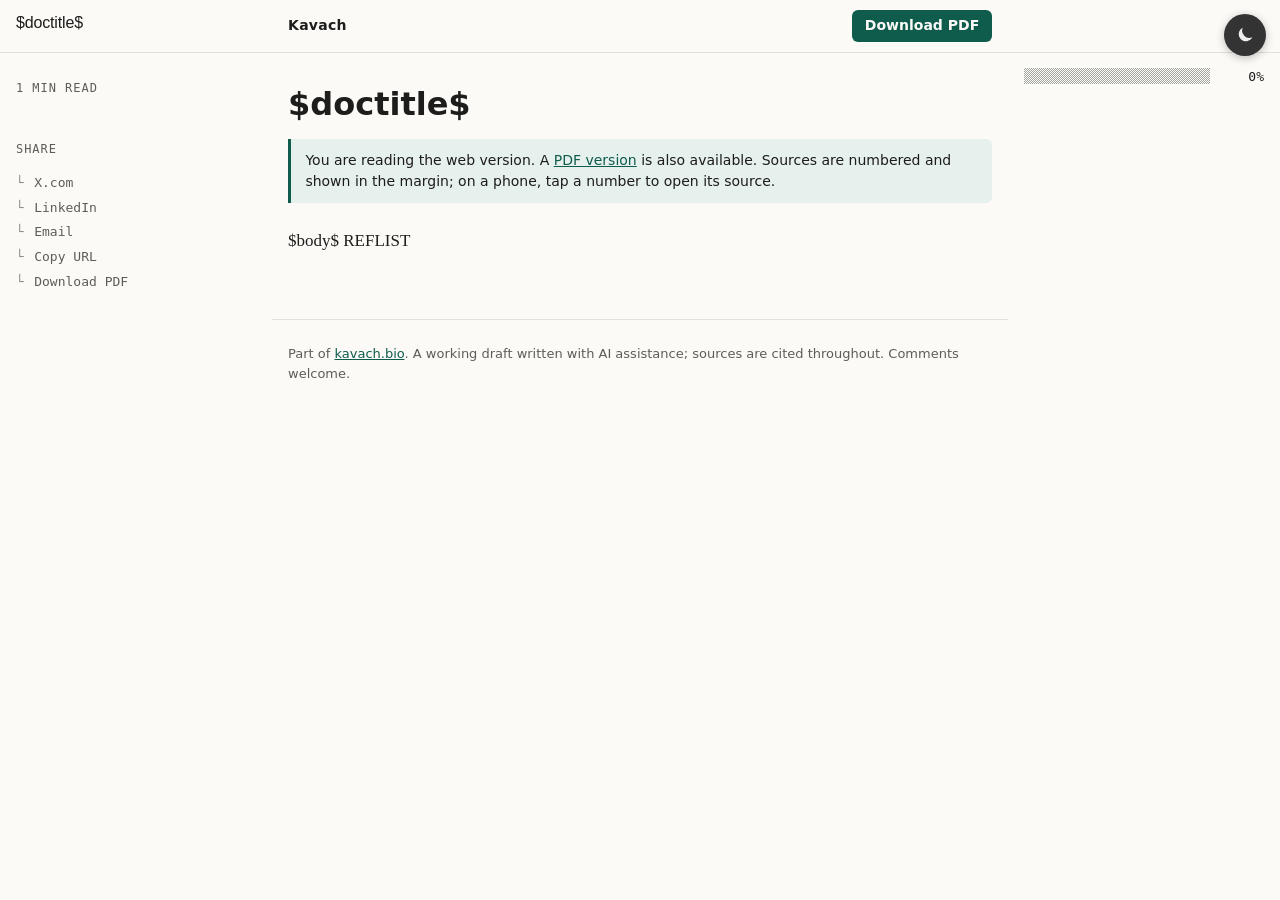
<file: _src/template.html>
<!doctype html>
<html lang="en">
<head>
<meta charset="utf-8">
<meta name="viewport" content="width=device-width,initial-scale=1">
<title>$pagetitle$</title>
<meta name="description" content="$description$">
<meta property="og:title" content="$pagetitle$">
<meta property="og:description" content="$description$">
<meta property="og:type" content="article">
<script>(function(){var t=null;try{t=localStorage.getItem('st-theme')}catch(e){}if(t!=='light'&&t!=='dark')t=window.matchMedia&&matchMedia('(prefers-color-scheme: dark)').matches?'dark':'light';document.documentElement.setAttribute('data-theme',t)})();</script>
<link rel="icon" href="/favicon.svg" type="image/svg+xml">
<link rel="stylesheet" href="/style.css">
<link rel="stylesheet" href="/assets/theme.css">
<link rel="stylesheet" href="/assets/sidenotes.css">
<link rel="stylesheet" href="/assets/essay-tree.css">
</head>
<body>
<button type="button" class="theme-toggle" aria-label="Switch theme"><svg class="theme-toggle-moon" viewBox="0 0 24 24" width="20" height="20" aria-hidden="true"><path fill="currentColor" d="M20.7 14.6A8.5 8.5 0 0 1 9.4 3.3a8.5 8.5 0 1 0 11.3 11.3z"/></svg><svg class="theme-toggle-sun" viewBox="0 0 24 24" width="20" height="20" aria-hidden="true"><circle cx="12" cy="12" r="4.5" fill="currentColor"/><path stroke="currentColor" stroke-width="2" stroke-linecap="round" d="M12 1.5v2.5M12 20v2.5M1.5 12H4M20 12h2.5M4.6 4.6l1.8 1.8M17.6 17.6l1.8 1.8M4.6 19.4l1.8-1.8M17.6 6.4l1.8-1.8"/></svg></button>
<header class="bar"><div class="in"><a class="home" href="/">Kavach</a><a class="pdf" href="$pdf$" download>Download PDF</a></div></header>
<main id="main">
<div class="page__content">
<h1>$doctitle$</h1>
<p class="status noprint">You are reading the web version. A <a href="$pdf$">PDF version</a> is also available. Sources are numbered and shown in the margin; on a phone, tap a number to open its source.</p>
$body$
REFLIST
</div>
</main>
<footer class="page__footer">Part of <a href="https://kavach.bio/">kavach.bio</a>. A working draft written with AI assistance; sources are cited throughout. Comments welcome.</footer>
<aside class="et-rail" id="et-rail" aria-label="Outline and reading progress" hidden data-content=".page__content" data-heads="h2, h3" data-footer=".page__footer" data-wpm="200">
  <p class="et-title">$doctitle$</p>
  <p class="et-label">Tree</p>
  <nav aria-label="Sections"><ol class="et-tree"></ol></nav>
  <div class="et-meter" role="progressbar" aria-label="Reading progress" aria-valuemin="0" aria-valuemax="100" aria-valuenow="0"><span class="et-bar" aria-hidden="true"><span class="et-fill"></span></span><span class="et-pct">0%</span></div>
  <p class="et-read"></p>
  <p class="et-label et-share-label">Share</p>
  <ul class="et-tree et-share" data-url="https://kavach.bio$canon$" data-title="$doctitle$">
    <li><a href="https://x.com/intent/post?url=https%3A%2F%2Fkavach.bio$canon$" target="_blank" rel="noopener noreferrer">X.com</a></li>
    <li><a href="https://www.linkedin.com/sharing/share-offsite/?url=https%3A%2F%2Fkavach.bio$canon$" target="_blank" rel="noopener noreferrer">LinkedIn</a></li>
    <li><a href="mailto:?subject=$doctitle$&amp;body=https%3A%2F%2Fkavach.bio$canon$">Email</a></li>
    <li><a href="#" data-copy="url">Copy URL</a></li>
    <li><a href="$pdf$" download>Download PDF</a></li>
  </ul>
</aside>
<script src="/assets/theme.js"></script>
<script src="/assets/sidenotes.js" defer></script>
<script src="/assets/essay-tree.js" defer></script>
</body>
</html>
</file>
<file: style.css>
:root{--bg:#fbfaf7;--fg:#1d1d1b;--muted:#5d5d58;--line:#e3e0d8;--accent:#0f5c4d;--accent-bg:#e6f0ed;--code:#f1efe9;--maxw:46rem}
:root[data-theme=dark]{color-scheme:dark;--bg:#141513;--fg:#e8e6e1;--muted:#a3a19b;--line:#33342f;--accent:#7cc8b4;--accent-bg:#1d2b27;--code:#22231f}
*{box-sizing:border-box}
html{-webkit-text-size-adjust:100%}
body{margin:0;background:var(--bg);color:var(--fg);font:17px/1.65 Charter,"Bitstream Charter","Sitka Text",Cambria,Georgia,serif}
a{color:var(--accent)}
.bar{position:sticky;top:0;z-index:5;background:var(--bg);border-bottom:1px solid var(--line);font:14px/1.4 system-ui,-apple-system,"Segoe UI",Roboto,sans-serif}
.bar .in{max-width:var(--maxw);margin:0 auto;padding:.6rem 16px;display:flex;gap:1rem;align-items:center;justify-content:space-between}
.bar .home{color:var(--fg);text-decoration:none;font-weight:600;letter-spacing:.02em}
.pdf{display:inline-block;background:var(--accent);color:var(--bg)!important;text-decoration:none;padding:.4rem .8rem;border-radius:6px;font-weight:600;white-space:nowrap}
main{max-width:var(--maxw);margin:0 auto;padding:1.5rem 16px 4rem}
.status{font:14px/1.5 system-ui,-apple-system,"Segoe UI",Roboto,sans-serif;background:var(--accent-bg);border-left:3px solid var(--accent);padding:.7rem .9rem;margin:0 0 1.5rem;border-radius:0 6px 6px 0}
h1{font-size:2rem;line-height:1.2;margin:.5rem 0 1rem}
h2{font-size:1.4rem;line-height:1.3;margin:2.4rem 0 .6rem;padding-top:.6rem;border-top:1px solid var(--line)}
h3{font-size:1.12rem;margin:1.8rem 0 .4rem}
h1,h2,h3{font-family:system-ui,-apple-system,"Segoe UI",Roboto,sans-serif;scroll-margin-top:4rem}
.table-wrap{overflow-x:auto;margin:1rem 0}
table{border-collapse:collapse;font:14px/1.45 system-ui,-apple-system,"Segoe UI",Roboto,sans-serif;width:100%}
th,td{border:1px solid var(--line);padding:.45rem .55rem;vertical-align:top;text-align:left}
th{background:var(--code)}
code{background:var(--code);padding:.05em .3em;border-radius:3px;font-size:.9em}
hr{border:0;border-top:1px solid var(--line);margin:2rem 0}
nav#TOC{font:14px/1.5 system-ui,-apple-system,"Segoe UI",Roboto,sans-serif;border:1px solid var(--line);border-radius:8px;padding:.6rem 1rem;margin:1.5rem 0}
nav#TOC summary{cursor:pointer;font-weight:600}
nav#TOC ul{padding-left:1.1rem;margin:.4rem 0}
footer{max-width:var(--maxw);margin:0 auto;padding:1.5rem 16px 3rem;color:var(--muted);font:13px/1.5 system-ui,-apple-system,"Segoe UI",Roboto,sans-serif;border-top:1px solid var(--line)}
li{margin:.2rem 0}
@media print{
 :root,:root[data-theme=dark]{--bg:#fff;--fg:#000;--muted:#444;--line:#ccc;--accent:#0f5c4d;--accent-bg:#eef4f2;--code:#f3f3f3}
 body{font-size:10.5pt;line-height:1.5}
 .bar,nav#TOC,.noprint{display:none!important}
 main{max-width:none;padding:0}
 h2{break-after:avoid;border-top:0;margin-top:1.4rem}
 h3{break-after:avoid}
 tr,li{break-inside:avoid}
 a{color:#0f5c4d;text-decoration:none}
 .table-wrap{overflow:visible}
 table{font-size:8.5pt}
 footer{border:0;padding:1rem 0 0}
}
@page{size:A4;margin:18mm 16mm}
/* figures */
:root{--s1:#257de0;--s2:#f47230;--ink:#55554f;--card:#ffffff;--inv:#fff}
:root[data-theme=dark]{--s1:#338ced;--s2:#e76624;--ink:#b5b3ac;--card:#1c1d1a;--inv:#141513}
.fig{margin:2rem 0;padding:1rem 1rem .8rem;border:1px solid var(--line);border-radius:10px;background:var(--card);break-inside:avoid}
.fig-title{font:700 1.05rem/1.35 system-ui,-apple-system,"Segoe UI",Roboto,sans-serif;margin:0 0 .3rem}
.fig-sub{font:14px/1.45 system-ui,-apple-system,"Segoe UI",Roboto,sans-serif;color:var(--muted);margin:0 0 .6rem}
.fig-panel{font:600 13.5px/1.4 system-ui,-apple-system,"Segoe UI",Roboto,sans-serif;margin:.8rem 0 .1rem}
.fig-legend{display:flex;flex-wrap:wrap;gap:.4rem 1rem;font:13px/1.4 system-ui,-apple-system,"Segoe UI",Roboto,sans-serif;margin:0 0 .4rem}
.fig-legend span{display:inline-flex;align-items:center;gap:.35rem}
.sw{display:inline-block;width:14px;height:12px;border-radius:2px;background:var(--c)}
.sw.hatch{background:repeating-linear-gradient(45deg,var(--c) 0 2.5px,transparent 2.5px 5px);border:1.5px solid var(--c)}
.chart{width:100%;height:auto;display:block;overflow:visible}
.chart .t{fill:var(--fg)}.chart .m{fill:var(--muted)}.chart .inv{fill:var(--inv)}
.chart .grid{stroke:var(--line);stroke-width:1}
.fig figcaption{font:12.5px/1.45 system-ui,-apple-system,"Segoe UI",Roboto,sans-serif;color:var(--muted);margin-top:.5rem;border-top:1px solid var(--line);padding-top:.45rem}
.fig figcaption p{margin:.15rem 0}
.fig-note{color:var(--fg)}
@media print{:root,:root[data-theme=dark]{--s1:#257de0;--s2:#f47230;--ink:#55554f;--card:#fff;--inv:#fff}.fig{border-color:#ddd;padding:.6rem .8rem}}

.fig-table{margin-top:.6rem;font:13px/1.4 system-ui,-apple-system,"Segoe UI",Roboto,sans-serif}
.fig-table summary{cursor:pointer;color:var(--accent);font-weight:600}
.fig-table .table-wrap{margin:.5rem 0 0}
@media print{.fig-table{display:block}.fig-table summary{display:none}}
</file>
<file: assets/theme.css>
/* Light/dark toggle, adapted from inventcures.github.io (_includes/theme-toggle.html).
   The choice is kept in localStorage ("st-theme") and defaults to the system setting. */
.theme-toggle{position:fixed;top:14px;right:14px;z-index:110;display:flex;align-items:center;justify-content:center;width:42px;height:42px;padding:0;border:1px solid transparent;border-radius:50%;background:#333;color:#eee;cursor:pointer;box-shadow:0 2px 8px rgba(0,0,0,.25)}
.theme-toggle:hover{background:#444}.theme-toggle:focus-visible{outline:3px solid var(--accent);outline-offset:3px}
.theme-toggle-sun{display:none}[data-theme="dark"] .theme-toggle-sun{display:block}[data-theme="dark"] .theme-toggle-moon{display:none}
[data-theme="dark"] .theme-toggle{background:#2b2926;border-color:#4a4640;color:#f0c987}[data-theme="dark"] .theme-toggle:hover{background:#3a3733}
@media(max-width:640px){.theme-toggle{top:auto;bottom:16px;right:16px}}
@media(min-width:641px) and (max-width:1000px){.bar .in{padding-right:68px}}
@media print{.theme-toggle{display:none}}
</file>
<file: assets/sidenotes.css>
/* Margin sidenotes built from kramdown footnotes (see /assets/js/sidenotes.js).
   Without JS, the footnotes simply stay as a numbered list at the end. */
.page__content sup[id^="fnref"] {
  line-height: 0;
  vertical-align: baseline;
  position: relative;
  top: -0.5em;
  font-size: 0.75em;
}
.page__content sup[id^="fnref"] a.footnote {
  font-weight: 600;
  text-decoration: none;
  padding: 0 0.1em;
}
.sn-note {
  font-size: 0.8rem;
  line-height: 1.45;
  opacity: 0.82;
}
.sn-note .sn-num {
  font-weight: 700;
  margin-right: 0.35em;
}
.sn-note a { word-break: break-word; }
.sn-note p { margin: 0; display: inline; }

/* Wide screens: notes sit in the right margin beside the text that cites them. */
.sn-wide #main { position: relative; }
.sn-wide .sn-note.sn-margin {
  position: absolute;
  width: var(--sn-width, 260px);
  border-left: 2px solid rgba(127, 127, 127, 0.35);
  padding-left: 0.7em;
  transition: background-color 0.3s;
}
.sn-wide .sn-note.sn-margin.sn-flash { background-color: rgba(231, 76, 60, 0.12); }


/* Narrow screens: tap a number to open the note under the paragraph. */
.sn-note.sn-inline {
  display: block;
  margin: 0.4em 0 1em;
  padding: 0.6em 0.8em;
  border-left: 2px solid rgba(231, 76, 60, 0.6);
  background: rgba(127, 127, 127, 0.08);
  border-radius: 4px;
}


/* kavach.bio additions */
.sn-note{font-family:system-ui,-apple-system,"Segoe UI",Roboto,sans-serif;color:var(--fg)}
.sn-note a{color:var(--accent)}
.page__content .footnotes{font:13px/1.5 system-ui,-apple-system,"Segoe UI",Roboto,sans-serif;margin-top:3rem;border-top:1px solid var(--line)}
.page__content .footnotes ol{padding-left:1.6rem}
.page__content .footnotes li{margin:.25rem 0}
.page__content .footnotes a{word-break:break-word}
.reversefootnote{text-decoration:none;margin-left:.3em}
@media print{#main{transform:none!important}.sn-note{display:none!important}.sn-js .page__content .footnotes{display:block!important}.reversefootnote{display:none}}
.page__content .footnotes .refs-h{border-top:0;margin-top:1.5rem}
.page__content .footnotes li:target{background:var(--accent-bg)}
</file>
<file: assets/essay-tree.css>
/* Essay outline ("tree"), reading progress and read time, built by
   /assets/js/essay-tree.js from the essay's h2/h3 headings.
   Wide screens: a sticky rail in the empty space left of the text, and the
   progress meter fixed at the top of the right margin.
   Narrow screens: a small "Tree · 42%" button that opens the same panel.
   Without JS nothing is shown. Opt out per essay with `tree: false`. */
.et-rail,.et-meter,.et-toggle{
  --et-ink:var(--st-ink,var(--fg,#333));
  --et-mute:var(--muted,#8a867f);
  --et-paper:var(--st-paper,var(--bg,#faf8f5));
  --et-line:var(--st-line,var(--line,#dedbd4));
  font-family:"JetBrains Mono","SF Mono",ui-monospace,Menlo,Consolas,"DejaVu Sans Mono",monospace;
  font-size:13px;line-height:1.45;color:var(--et-mute);text-align:left;
  box-sizing:border-box;z-index:90;
}
.et-rail[hidden]{display:none!important}
.et-rail p{margin:0}
.et-title{font-family:inherit;font-family:-apple-system,BlinkMacSystemFont,"Segoe UI",Roboto,Helvetica,Arial,sans-serif;font-size:16px;font-weight:500;line-height:1.35;color:var(--et-ink);margin:0 0 26px!important;letter-spacing:-.01em}
.et-label{letter-spacing:.08em;text-transform:uppercase;font-size:12px;margin:0 0 12px!important}
.et-tree{list-style:none;margin:0;padding:0}
.et-tree li{margin:0}
.et-toggle .et-bar{flex:none;width:56px;height:11px}
.et-toggle .et-tpct{min-width:3.2em;text-align:right;font-variant-numeric:tabular-nums}
.et-tree a{display:grid;grid-template-columns:1.4em 1fr;padding:3px 0;color:inherit;text-decoration:none;border:0}
.et-tree .et-h3 a{padding-left:1.6em}
.et-tree a::before{content:"\2514";opacity:.7}
.et-tree a:hover{color:var(--et-ink)}
.et-tree a.et-active{color:var(--et-ink);font-weight:600}
/* Progress meter, after the claude.dev blog: a dithered bar and a percentage.
   The read part is a dense bright dither, the rest a faint one. */
.et-meter{display:flex;align-items:center;gap:12px;box-sizing:border-box;width:240px;max-width:100%;margin:26px 0 14px;
  font-family:"JetBrains Mono","SF Mono",ui-monospace,Menlo,Consolas,"DejaVu Sans Mono",monospace;font-size:13px;line-height:1;color:var(--et-ink)}
.et-bar{position:relative;flex:1;height:16px;overflow:hidden;
  background:repeating-conic-gradient(var(--et-mute) 0 25%,transparent 0 50%) 0 0/2px 2px;opacity:1}
.et-bar::before{content:"";position:absolute;inset:0;background:var(--et-paper);opacity:.45}
.et-fill{position:absolute;inset:0 auto 0 0;width:0;z-index:1;
  background:repeating-conic-gradient(var(--et-ink) 0 25%,transparent 0 50%) 0 0/2px 2px,
             linear-gradient(color-mix(in srgb,var(--et-ink) 55%,transparent),color-mix(in srgb,var(--et-ink) 55%,transparent))}
.et-pct{min-width:3.2em;text-align:right;font-variant-numeric:tabular-nums}
.et-meter.et-float{position:fixed;top:16px;margin:0;z-index:91;background:var(--et-paper);box-shadow:0 0 0 12px var(--et-paper)}
.et-read{margin-top:20px!important;letter-spacing:.08em;text-transform:uppercase;font-size:12px}

/* Wide: fixed rail, positioned by JS in the left gutter. */
.et-wide .et-rail{position:fixed;top:96px;max-height:calc(100vh - 120px);display:flex;flex-direction:column;overflow:hidden}
.et-wide .et-rail>*{flex:none}
/* A long outline scrolls on its own, so progress and share stay in view. */
.et-wide .et-rail>nav{flex:0 1 auto;min-height:72px;overflow-y:auto;scrollbar-width:thin;overscroll-behavior:contain}
.et-wide .et-toggle{display:none}

/* Narrow: floating button + bottom sheet. */
.et-toggle{position:fixed;left:16px;bottom:16px;z-index:95;display:flex;align-items:center;gap:8px;
  height:42px;padding:0 14px;border:1px solid var(--et-line);border-radius:21px;
  background:var(--et-paper);color:var(--et-ink);box-shadow:0 2px 8px rgba(0,0,0,.18);cursor:pointer;
  font:12px/1 "JetBrains Mono","SF Mono",ui-monospace,Menlo,Consolas,monospace;letter-spacing:.06em;text-transform:uppercase}
.et-narrow .et-rail{position:fixed;left:10px;right:10px;bottom:68px;max-height:70vh;overflow-y:auto;
  padding:20px 20px 16px;border:1px solid var(--et-line);border-radius:10px;
  background:var(--et-paper);box-shadow:0 8px 30px rgba(0,0,0,.2)}
.et-narrow .et-rail:not(.et-open){display:none}
.et-target{scroll-margin-top:24px}
@media print{.et-rail,.et-toggle,.et-meter{display:none!important}}
.et-share-label{margin-top:44px!important}
.et-share a{width:max-content;max-width:100%}
.et-share a.et-done{color:var(--et-ink)}
.et-meter-right .et-toggle .et-bar{display:none}
</file>
